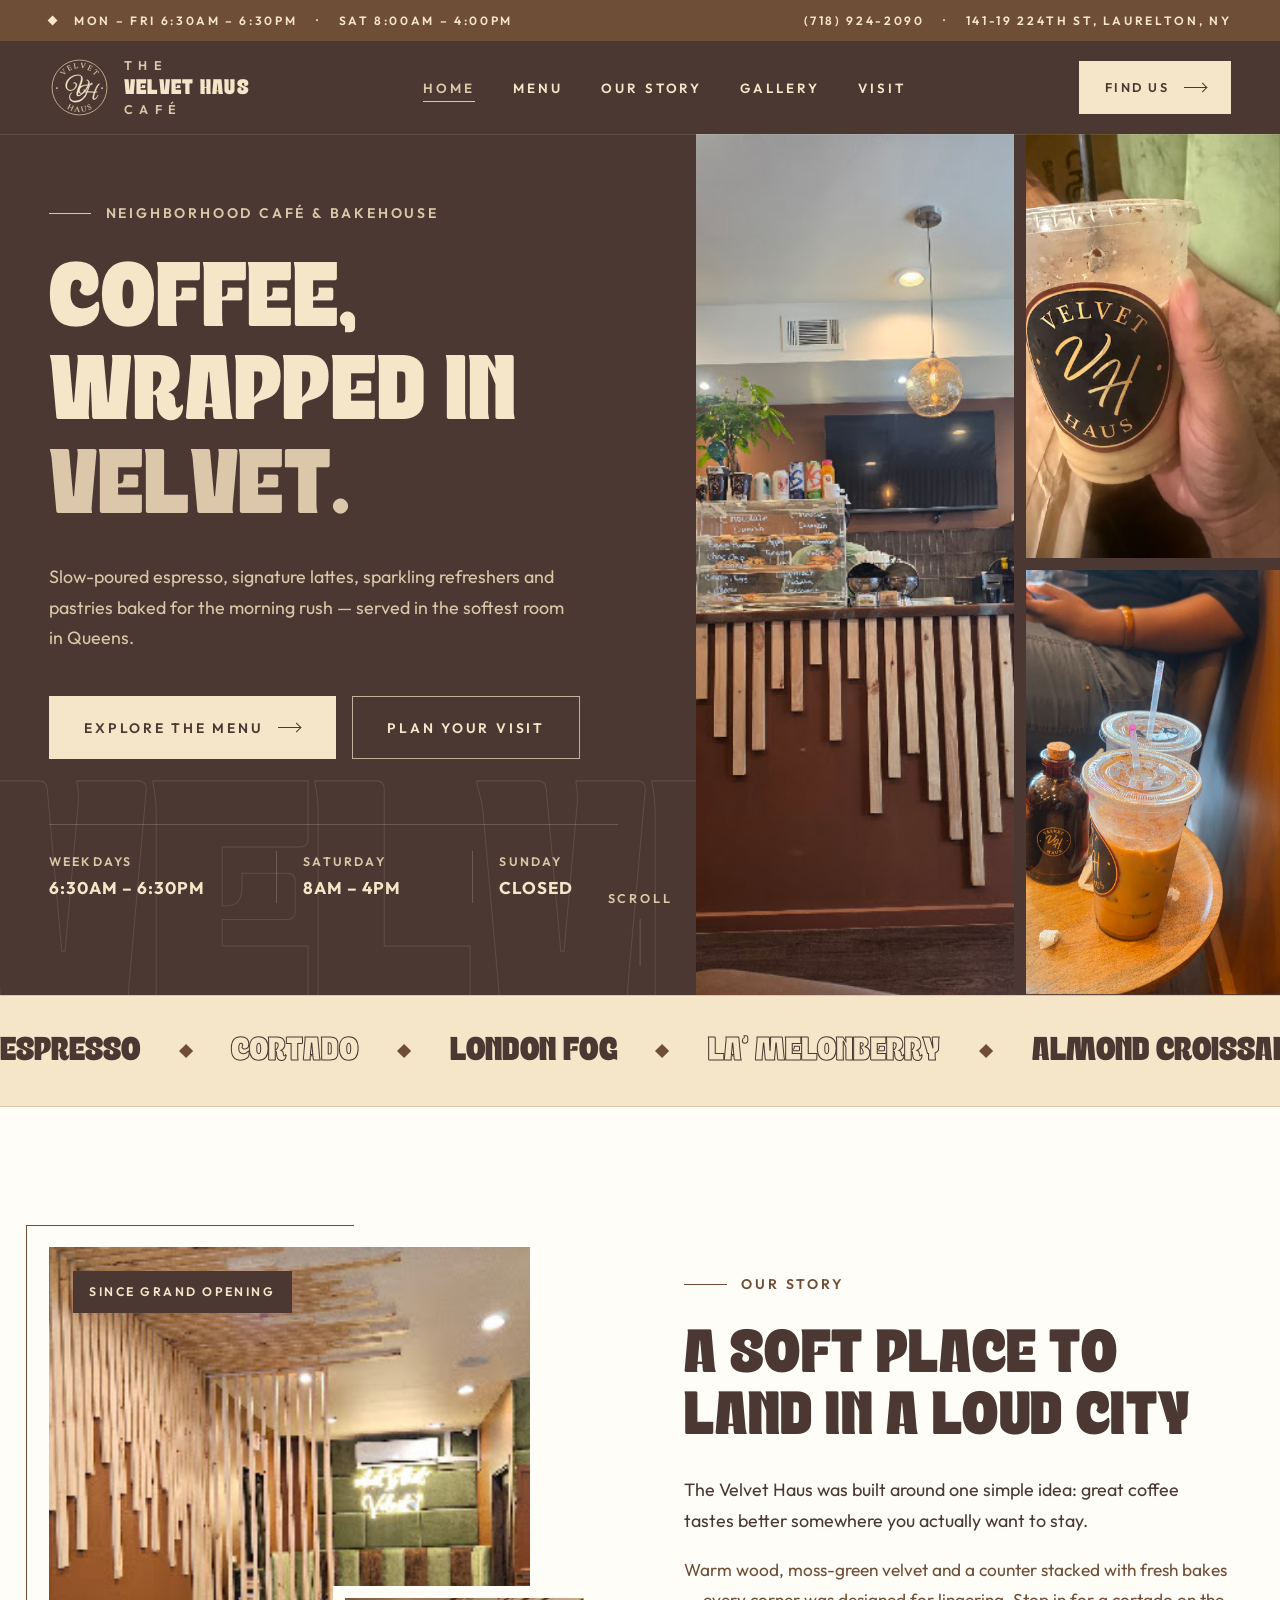
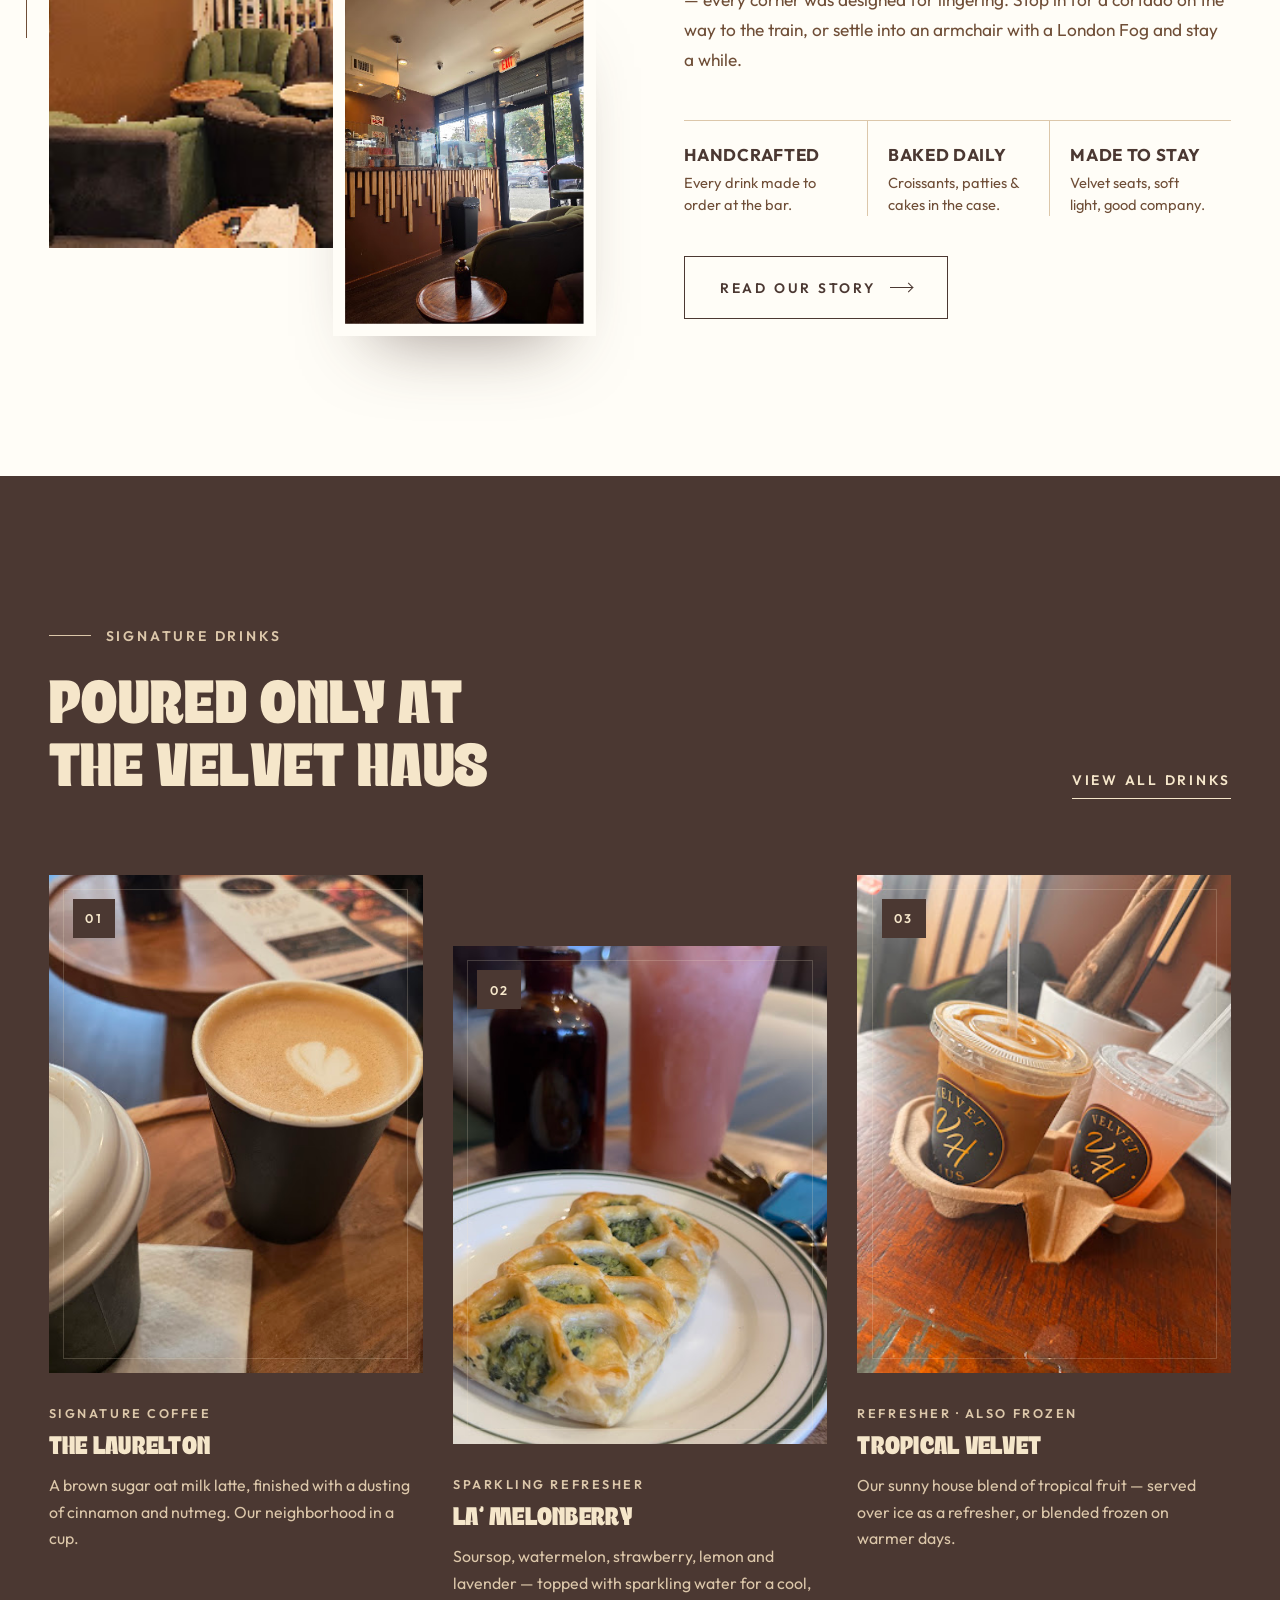
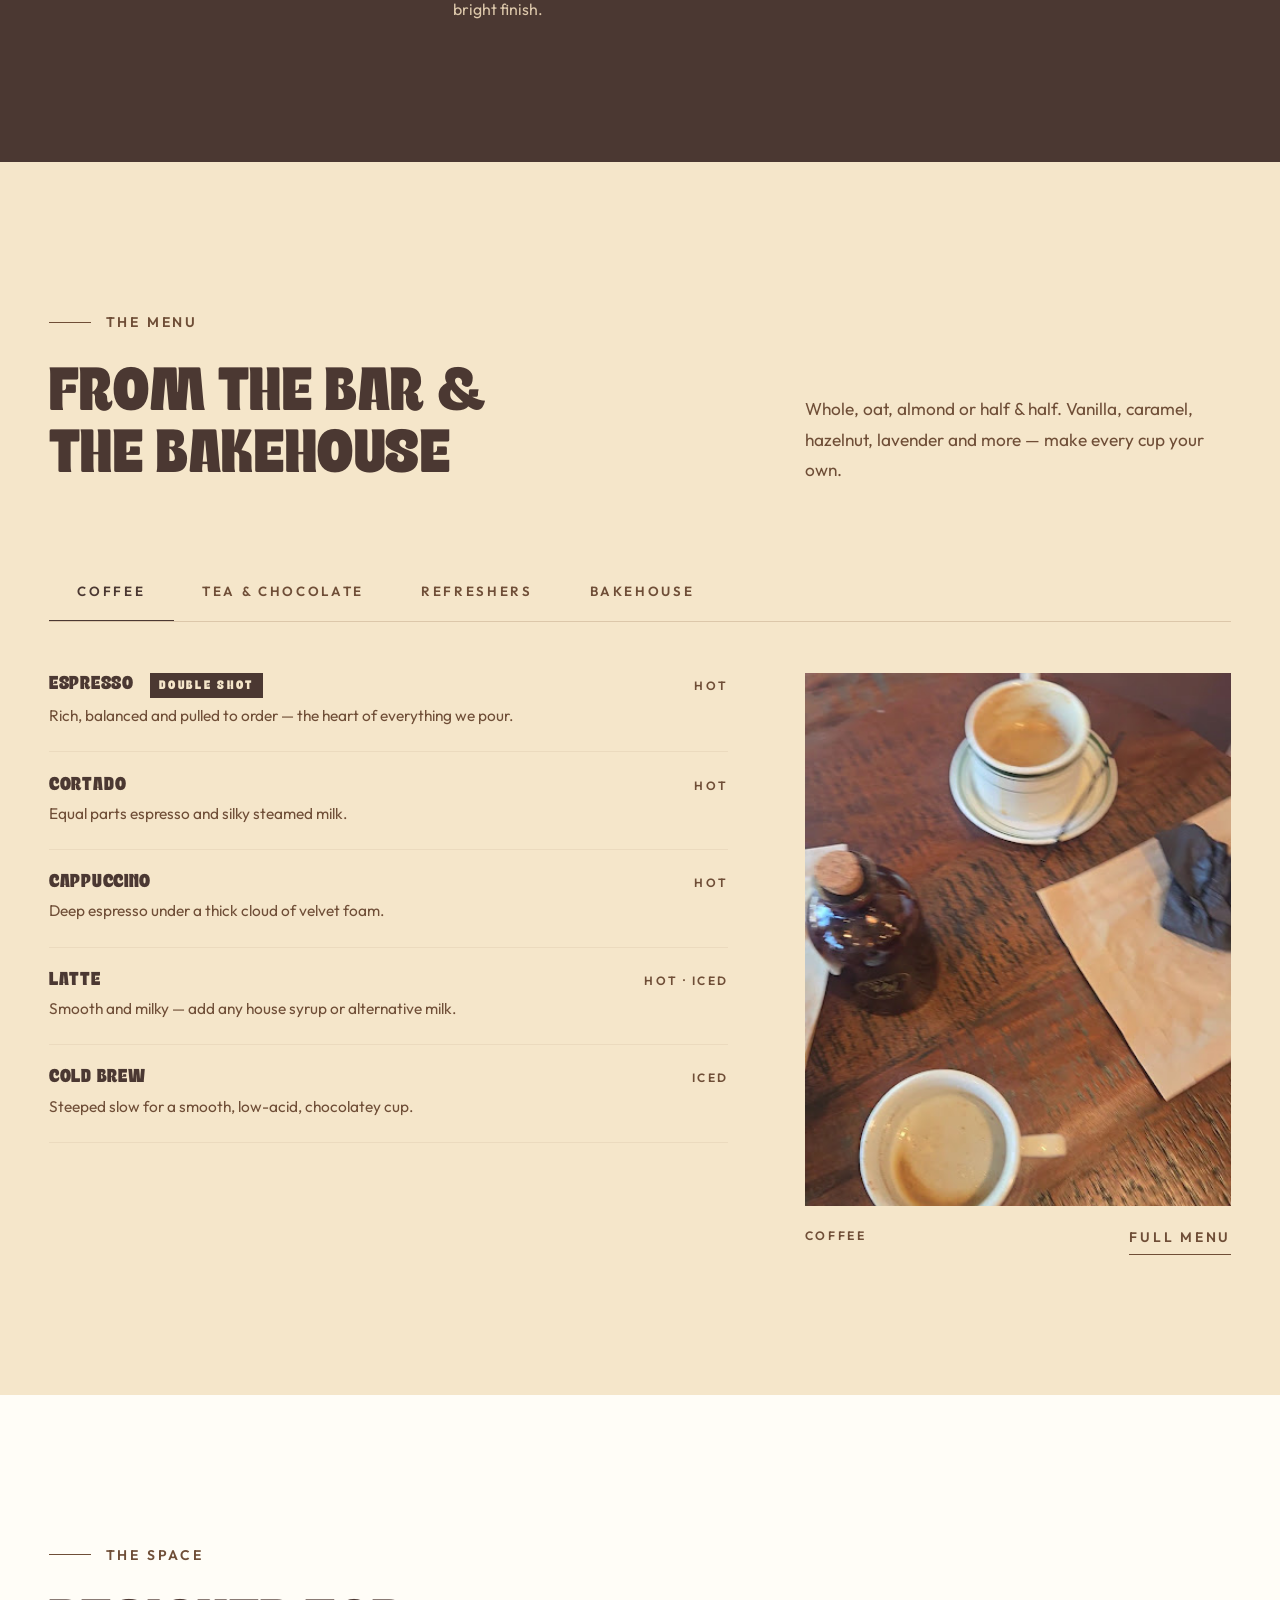
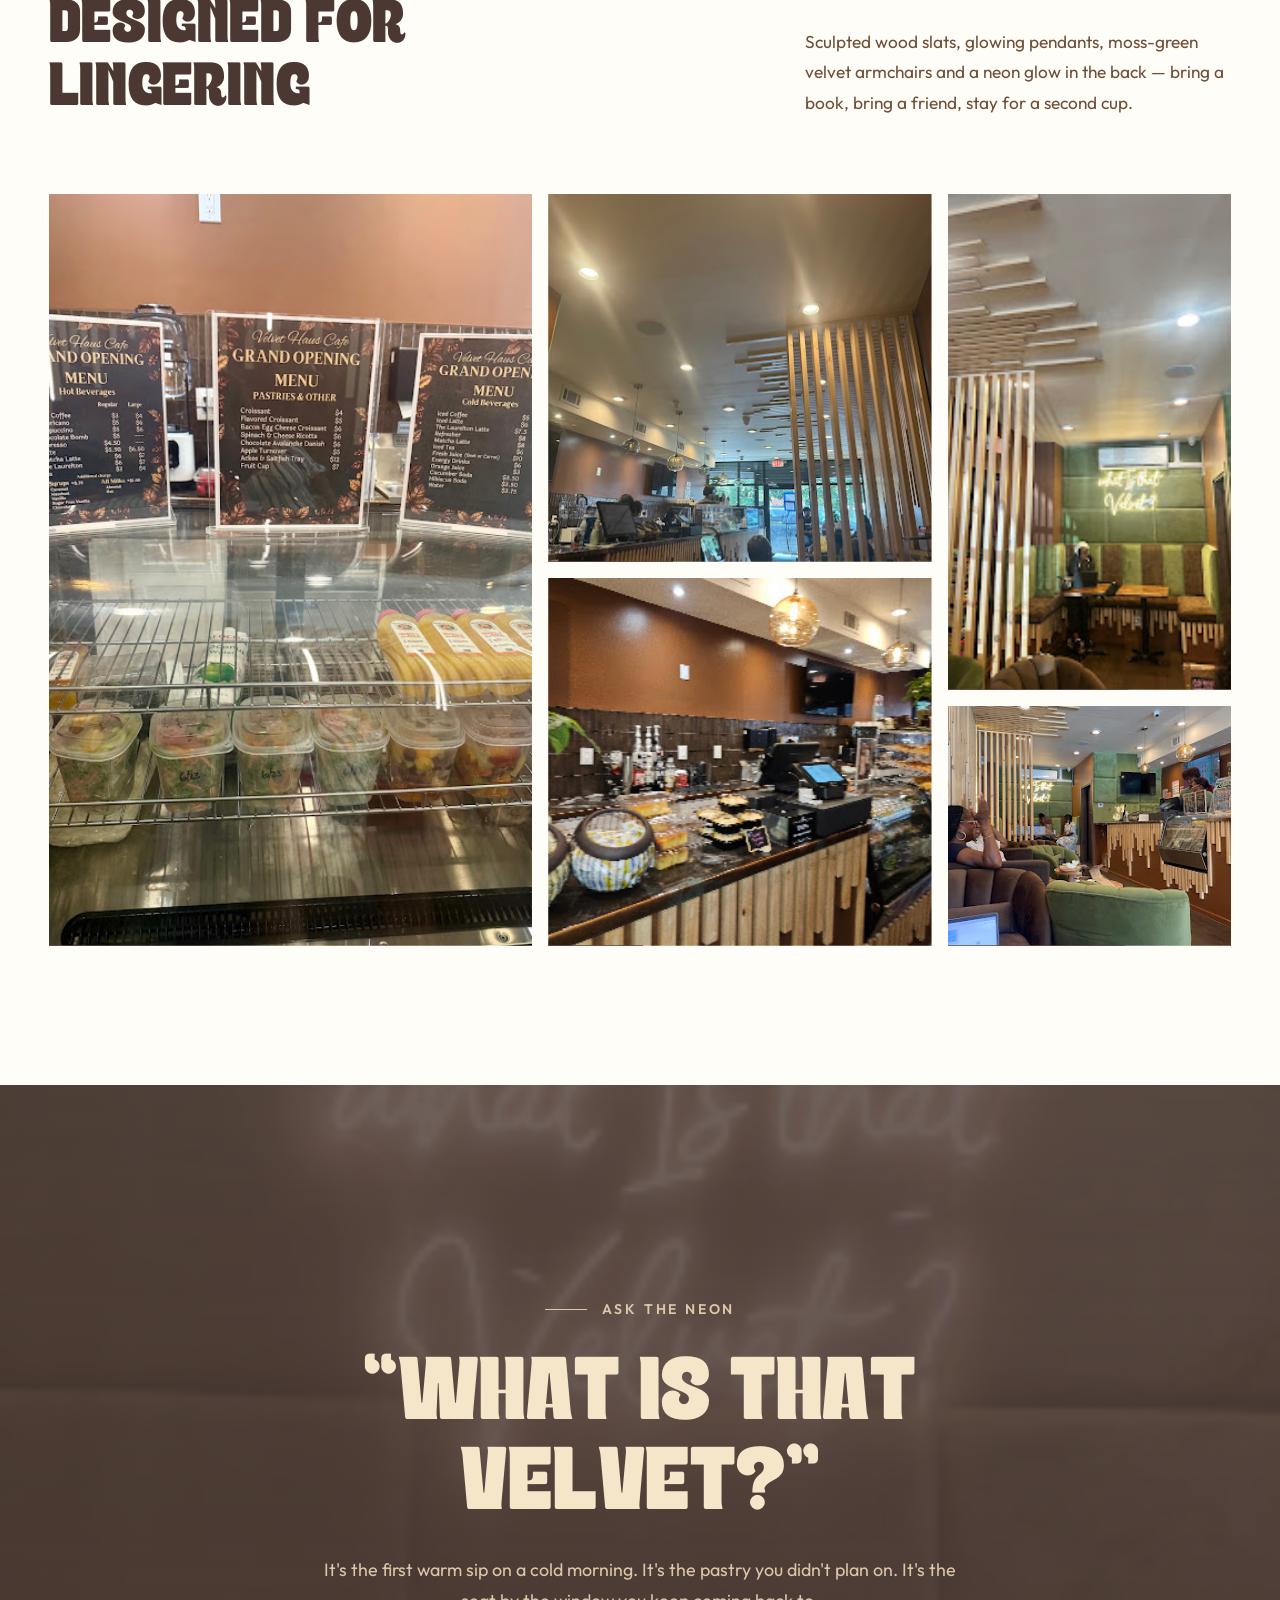
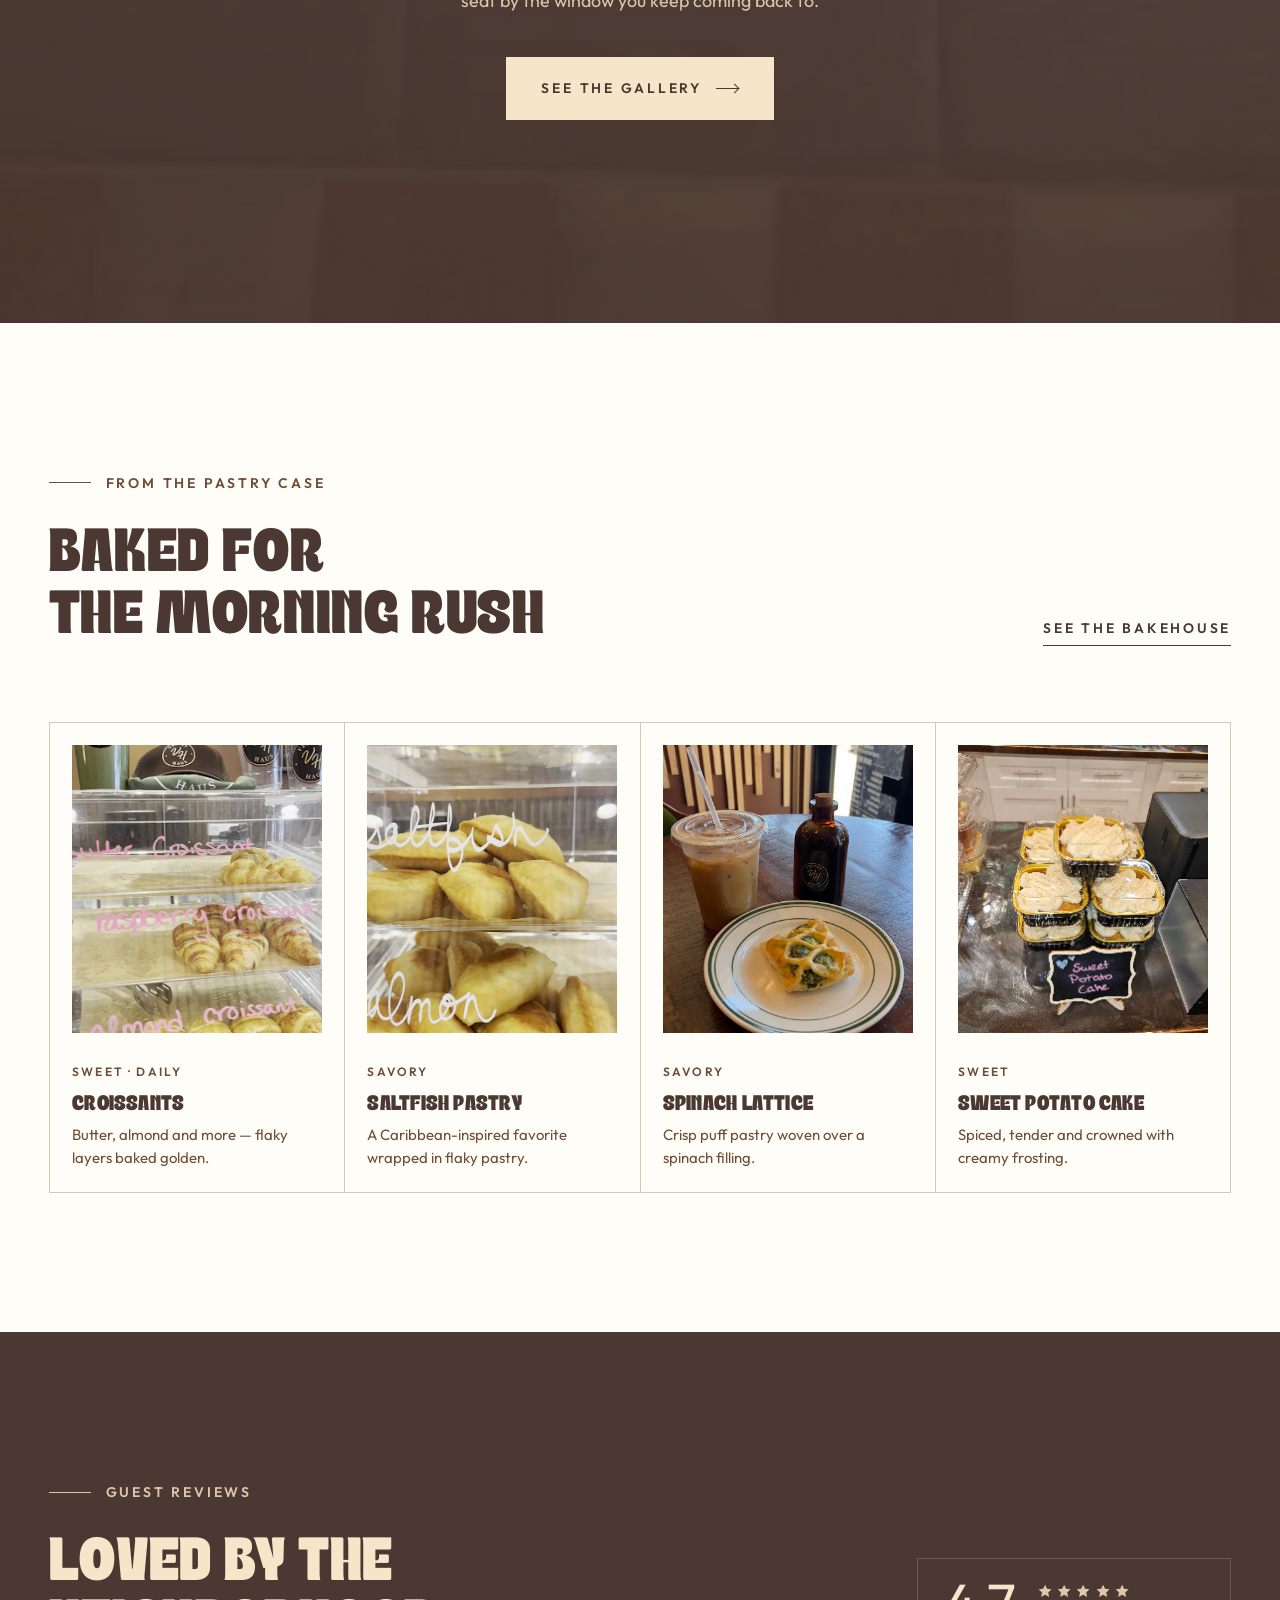
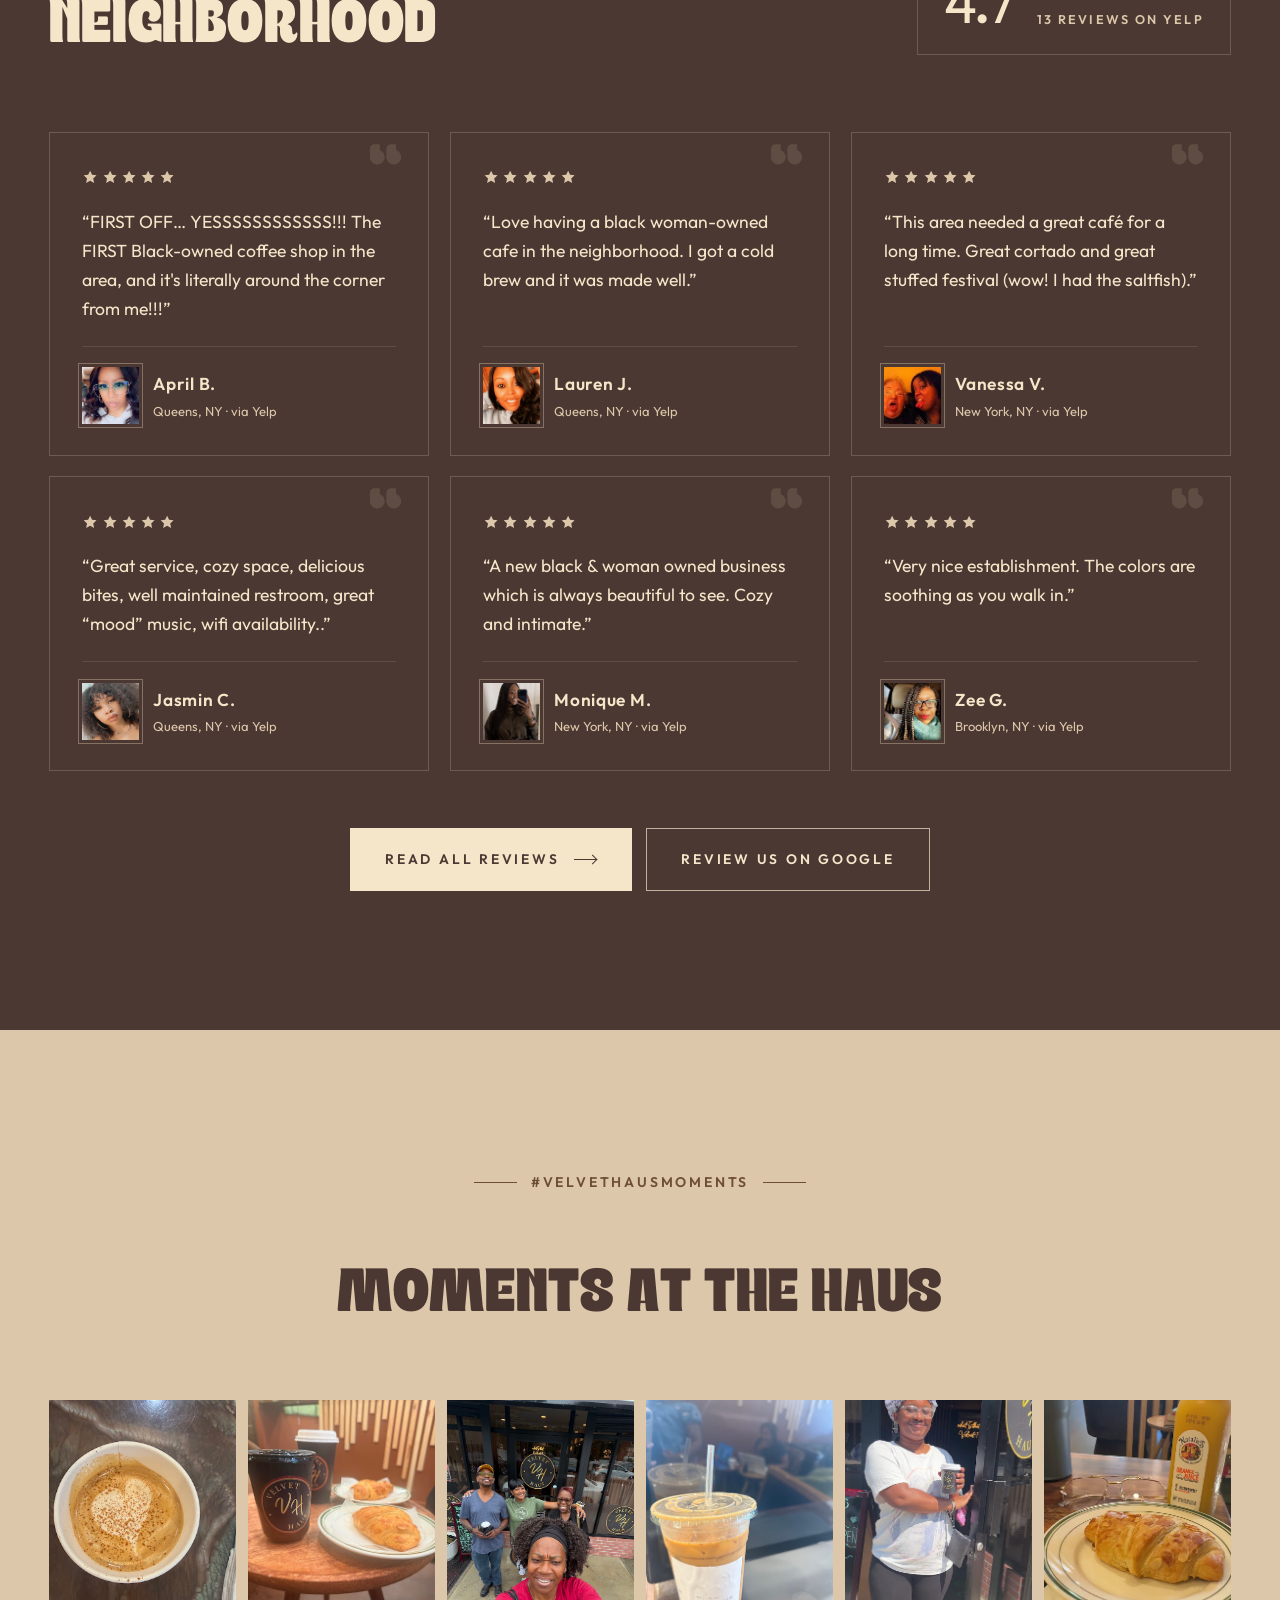
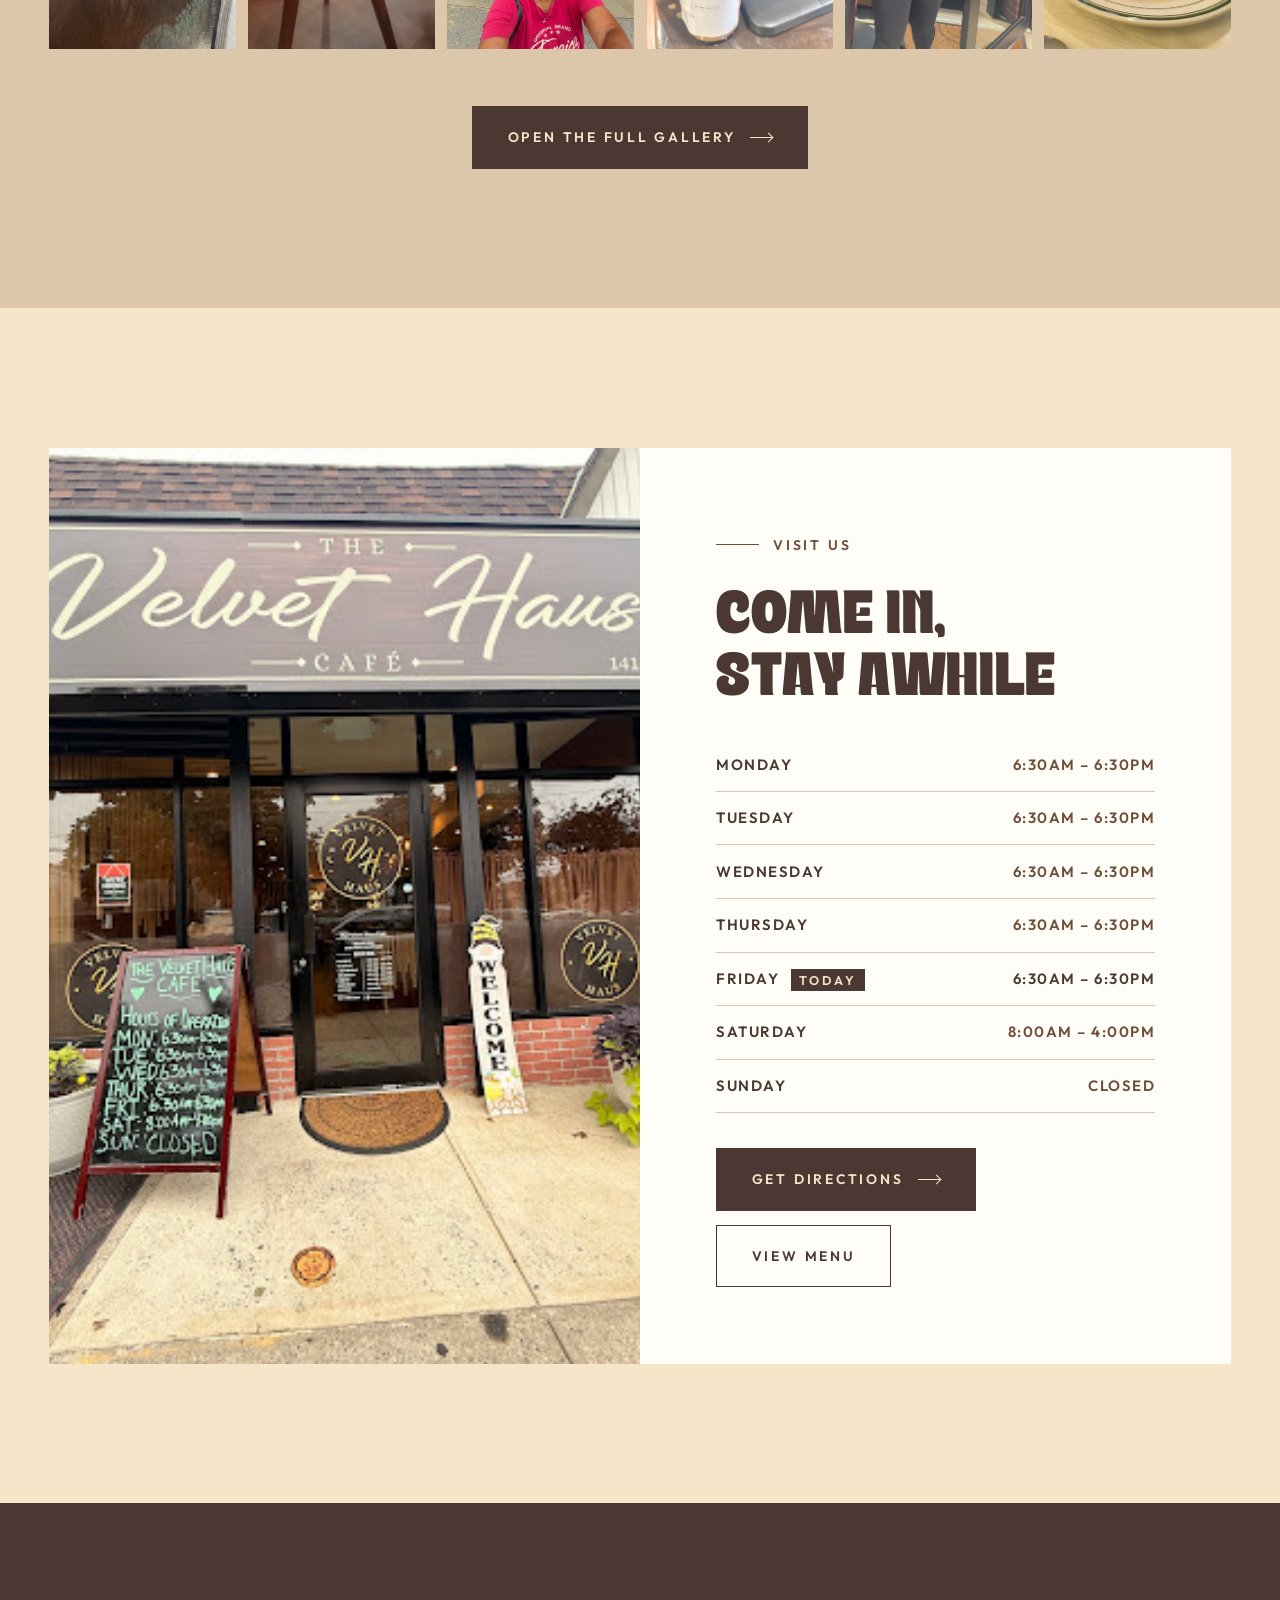
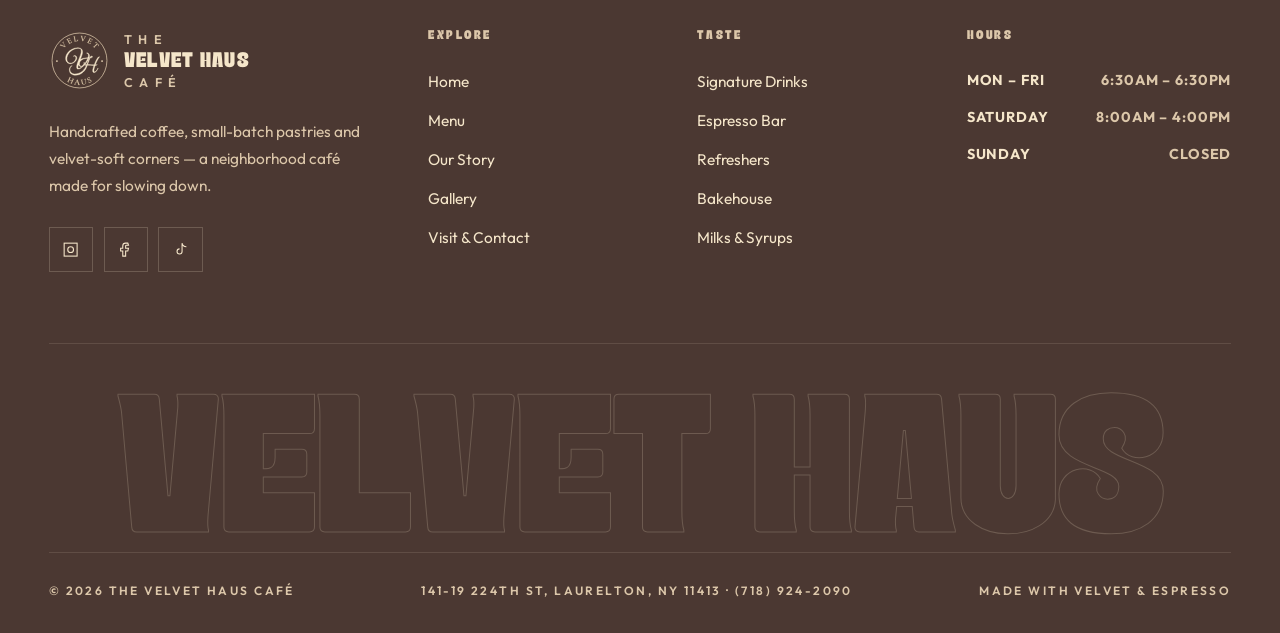
<file: index.html>
<!DOCTYPE html>
<html lang="en">
<head>
  <meta charset="UTF-8">
  <meta name="viewport" content="width=device-width, initial-scale=1.0">
  <title>The Velvet Haus Café — Handcrafted Coffee & Bakehouse in Laurelton, Queens</title>
  <meta name="description" content="The Velvet Haus Café is a neighborhood coffee house in Laurelton, Queens serving handcrafted espresso, signature lattes, sparkling refreshers and small-batch pastries.">
  <meta name="theme-color" content="#4B3832">
  <meta property="og:title" content="The Velvet Haus Café — Handcrafted Coffee & Bakehouse in Laurelton, Queens">
  <meta property="og:description" content="The Velvet Haus Café is a neighborhood coffee house in Laurelton, Queens serving handcrafted espresso, signature lattes, sparkling refreshers and small-batch pastries.">
  <meta property="og:image" content="assets/images/unnamed%20%2859%29.jpg">
  <link rel="icon" href="assets/logo.svg" type="image/svg+xml">
  <link rel="preconnect" href="https://fonts.googleapis.com">
  <link rel="preconnect" href="https://fonts.gstatic.com" crossorigin>
  <link href="https://fonts.googleapis.com/css2?family=Outfit:wght@400;500;600;700&display=swap" rel="stylesheet">
  <link rel="stylesheet" href="css/style.css">
</head>
<body>

<header class="site-header">
  <div class="topbar">
    <div class="container">
      <div class="t-items"><span class="diamond"></span><span>Mon – Fri 6:30AM – 6:30PM</span><span class="t-hide">·</span><span class="t-hide">Sat 8:00AM – 4:00PM</span></div>
      <div class="t-items t-hide"><a href="tel:+17189242090">(718) 924-2090</a><span>·</span><span>141-19 224th St, Laurelton, NY</span></div>
    </div>
  </div>
  <nav class="navbar" aria-label="Main">
    <div class="container">
      <a href="index.html" class="logo" aria-label="The Velvet Haus Café home">
        <span class="logo-mark"><img src="assets/logo.svg" alt="" width="60" height="60"></span>
        <span class="logo-text"><small>THE</small><strong>VELVET HAUS</strong><small>CAFÉ</small></span>
      </a>
      <ul class="nav-links">
        <li><a href="index.html" class="active" aria-current="page">Home</a></li>
        <li><a href="menu.html">Menu</a></li>
        <li><a href="about.html">Our Story</a></li>
        <li><a href="gallery.html">Gallery</a></li>
        <li><a href="visit.html">Visit</a></li>
      </ul>
      <a href="visit.html" class="btn btn--light nav-cta">Find Us <span class="arrow"></span></a>
      <button class="menu-toggle" aria-label="Open menu" aria-expanded="false"><span></span><span></span><span></span></button>
    </div>
  </nav>
</header>

<div class="mobile-nav" aria-label="Mobile">
  <a class="m-link" href="index.html"><small>01</small>Home</a>
  <a class="m-link" href="menu.html"><small>02</small>Menu</a>
  <a class="m-link" href="about.html"><small>03</small>Our Story</a>
  <a class="m-link" href="gallery.html"><small>04</small>Gallery</a>
  <a class="m-link" href="visit.html"><small>05</small>Visit</a>
  <div class="m-foot">Mon – Fri 6:30AM – 6:30PM<br>Sat 8:00AM – 4:00PM · Sun Closed<br>141-19 224th St, Laurelton, NY 11413<br><a href="tel:+17189242090">(718) 924-2090</a></div>
</div>

<main>
<!-- ================= HERO ================= -->
<section class="hero">
  <div class="hero-bg-word" aria-hidden="true">Velvet</div>
  <div class="container">
    <div class="hero-grid">
      <div class="hero-copy">
        <span class="eyebrow">Neighborhood Café &amp; Bakehouse</span>
        <h1>
          <span class="line"><span>Coffee,</span></span>
          <span class="line"><span>Wrapped in</span></span>
          <span class="line"><span class="accent">Velvet.</span></span>
        </h1>
        <p class="lead reveal">Slow-poured espresso, signature lattes, sparkling refreshers and pastries baked for the morning rush — served in the softest room in Queens.</p>
        <div class="hero-actions reveal d1">
          <a href="menu.html" class="btn btn--light">Explore the Menu <span class="arrow"></span></a>
          <a href="visit.html" class="btn btn--outline-light">Plan Your Visit</a>
        </div>
        <div class="hero-meta reveal d2">
          <div><span>Weekdays</span><strong>6:30AM – 6:30PM</strong></div>
          <div><span>Saturday</span><strong>8AM – 4PM</strong></div>
          <div><span>Sunday</span><strong>Closed</strong></div>
        </div>
      </div>

      <div class="hero-collage">
        <figure><img src="assets/images/cafe.jpg" alt="Inside The Velvet Haus Café — pastry counter and wood slat bar"></figure>
        <figure><img src="assets/images/unnamed%20%287%29.jpg" alt="Iced coffee in a Velvet Haus branded cup"></figure>
        <figure><img src="assets/images/unnamed%20%2886%29.jpg" alt="Iced latte with house cold brew bottle"></figure>
      </div>
    </div>
  </div>
  <div class="scroll-cue" aria-hidden="true">Scroll<i></i></div>
</section>

<!-- ================= MARQUEE ================= -->
<div class="marquee" aria-hidden="true">
  <div class="marquee-track">
    <div class="marquee-group">
      <span>Espresso</span><i class="diamond"></i><span class="ghost">Cortado</span><i class="diamond"></i><span>London Fog</span><i class="diamond"></i><span class="ghost">La' Melonberry</span><i class="diamond"></i><span>Almond Croissant</span><i class="diamond"></i><span class="ghost">Cold Brew</span><i class="diamond"></i><span>Tropical Velvet</span><i class="diamond"></i><span class="ghost">Matcha</span><i class="diamond"></i>
    </div>
    <div class="marquee-group">
      <span>Espresso</span><i class="diamond"></i><span class="ghost">Cortado</span><i class="diamond"></i><span>London Fog</span><i class="diamond"></i><span class="ghost">La' Melonberry</span><i class="diamond"></i><span>Almond Croissant</span><i class="diamond"></i><span class="ghost">Cold Brew</span><i class="diamond"></i><span>Tropical Velvet</span><i class="diamond"></i><span class="ghost">Matcha</span><i class="diamond"></i>
    </div>
  </div>
</div>

<!-- ================= STORY ================= -->
<section class="section bg-white">
  <div class="container split">
    <div class="stack-images reveal">
      <span class="frame-line"></span>
      <div class="img-main reveal-img"><img src="assets/images/unnamed%20%2820%29.jpg" alt="Velvet seating and slatted wood walls inside the café" loading="lazy"></div>
      <div class="img-float reveal-img d2"><img src="assets/images/unnamed%20%2812%29.jpg" alt="Velvet armchair by the café windows" loading="lazy"></div>
      <span class="tag">Since Grand Opening</span>
    </div>
    <div class="text-block">
      <span class="eyebrow reveal">Our Story</span>
      <h2 class="reveal">A Soft Place to Land in a Loud City</h2>
      <p class="lead reveal">The Velvet Haus was built around one simple idea: great coffee tastes better somewhere you actually want to stay.</p>
      <p class="muted reveal">Warm wood, moss-green velvet and a counter stacked with fresh bakes — every corner was designed for lingering. Stop in for a cortado on the way to the train, or settle into an armchair with a London Fog and stay a while.</p>
      <div class="features reveal">
        <div><strong>Handcrafted</strong><span>Every drink made to order at the bar.</span></div>
        <div><strong>Baked Daily</strong><span>Croissants, patties &amp; cakes in the case.</span></div>
        <div><strong>Made to Stay</strong><span>Velvet seats, soft light, good company.</span></div>
      </div>
      <a href="about.html" class="btn btn--outline reveal">Read Our Story <span class="arrow"></span></a>
    </div>
  </div>
</section>

<!-- ================= SIGNATURES ================= -->
<section class="section bg-espresso">
  <div class="container">
    <div class="section-head">
      <div>
        <span class="eyebrow reveal">Signature Drinks</span>
        <h2 class="reveal">Poured Only at<br>The Velvet Haus</h2>
      </div>
      <a href="menu.html#signatures" class="link-line reveal">View All Drinks</a>
    </div>
    <div class="sig-grid">
      <article class="sig-card reveal">
        <div class="media"><span class="num">01</span><img src="assets/images/unnamed%20%2888%29.jpg" alt="Latte with heart latte art" loading="lazy"></div>
        <span class="kind">Signature Coffee</span>
        <h3>The Laurelton</h3>
        <p>A brown sugar oat milk latte, finished with a dusting of cinnamon and nutmeg. Our neighborhood in a cup.</p>
      </article>
      <article class="sig-card reveal d1">
        <div class="media"><span class="num">02</span><img src="assets/images/unnamed%20%2840%29.jpg" alt="Pink La' Melonberry refresher beside a spinach pastry" loading="lazy"></div>
        <span class="kind">Sparkling Refresher</span>
        <h3>La' Melonberry</h3>
        <p>Soursop, watermelon, strawberry, lemon and lavender — topped with sparkling water for a cool, bright finish.</p>
      </article>
      <article class="sig-card reveal d2">
        <div class="media"><span class="num">03</span><img src="assets/images/unnamed%20%2874%29.jpg" alt="Two iced drinks in a Velvet Haus carrier" loading="lazy"></div>
        <span class="kind">Refresher · Also Frozen</span>
        <h3>Tropical Velvet</h3>
        <p>Our sunny house blend of tropical fruit — served over ice as a refresher, or blended frozen on warmer days.</p>
      </article>
    </div>
  </div>
</section>

<!-- ================= MENU PREVIEW ================= -->
<section class="section bg-cream" data-tabs>
  <div class="container">
    <div class="section-head">
      <div>
        <span class="eyebrow reveal">The Menu</span>
        <h2 class="reveal">From the Bar &amp;<br>the Bakehouse</h2>
      </div>
      <p class="muted reveal">Whole, oat, almond or half &amp; half. Vanilla, caramel, hazelnut, lavender and more — make every cup your own.</p>
    </div>

    <div class="tabs reveal" role="tablist">
      <button class="tab-btn active" role="tab" aria-selected="true">Coffee</button>
      <button class="tab-btn" role="tab" aria-selected="false">Tea &amp; Chocolate</button>
      <button class="tab-btn" role="tab" aria-selected="false">Refreshers</button>
      <button class="tab-btn" role="tab" aria-selected="false">Bakehouse</button>
    </div>

    <div class="menu-preview">
      <div>
        <div class="tab-panel active">
          <ul class="menu-list">
            <li><h4>Espresso <span class="tag-sm">Double Shot</span></h4><span class="opt">Hot</span><p>Rich, balanced and pulled to order — the heart of everything we pour.</p></li>
            <li><h4>Cortado</h4><span class="opt">Hot</span><p>Equal parts espresso and silky steamed milk.</p></li>
            <li><h4>Cappuccino</h4><span class="opt">Hot</span><p>Deep espresso under a thick cloud of velvet foam.</p></li>
            <li><h4>Latte</h4><span class="opt">Hot · Iced</span><p>Smooth and milky — add any house syrup or alternative milk.</p></li>
            <li><h4>Cold Brew</h4><span class="opt">Iced</span><p>Steeped slow for a smooth, low-acid, chocolatey cup.</p></li>
          </ul>
        </div>
        <div class="tab-panel">
          <ul class="menu-list">
            <li><h4>Matcha</h4><span class="opt">Hot · Iced</span><p>Stone-ground green tea whisked with your choice of milk.</p></li>
            <li><h4>Chai</h4><span class="opt">Hot · Iced</span><p>Warming spiced black tea, steamed until creamy.</p></li>
            <li><h4>London Fog</h4><span class="opt">Hot</span><p>Earl Grey, vanilla and steamed milk — a café classic.</p></li>
            <li><h4>Hot Brew Tea</h4><span class="opt">Hot</span><p>A simple, comforting pot of brewed tea.</p></li>
            <li><h4>Hot Chocolate</h4><span class="opt">Hot</span><p>Rich, velvety cocoa. Also served as cold chocolate milk.</p></li>
          </ul>
        </div>
        <div class="tab-panel">
          <ul class="menu-list">
            <li><h4>La' Melonberry <span class="tag-sm">Signature</span></h4><span class="opt">Sparkling</span><p>Soursop, watermelon, strawberry, lemon &amp; lavender with sparkling water.</p></li>
            <li><h4>Tropical Velvet</h4><span class="opt">Iced · Frozen</span><p>Bright tropical fruit — iced, or blended frozen.</p></li>
            <li><h4>Mint to Be</h4><span class="opt">Iced</span><p>A cool, garden-fresh mint refresher.</p></li>
            <li><h4>Lemonade</h4><span class="opt">Iced</span><p>Fresh, tart and made for sunny afternoons.</p></li>
            <li><h4>Parfait in a Cup</h4><span class="opt">Frozen</span><p>A frozen treat layered like your favorite parfait.</p></li>
          </ul>
        </div>
        <div class="tab-panel">
          <ul class="menu-list">
            <li><h4>Butter Croissant</h4><span class="opt">Daily</span><p>Flaky, golden and buttery — best with a cortado.</p></li>
            <li><h4>Almond Croissant</h4><span class="opt">Daily</span><p>Filled and crowned with toasted almonds.</p></li>
            <li><h4>Saltfish Pastry</h4><span class="opt">Savory</span><p>Seasoned saltfish wrapped in golden pastry.</p></li>
            <li><h4>Spinach Lattice Pastry</h4><span class="opt">Savory</span><p>Spinach folded into a crisp, latticed puff pastry.</p></li>
            <li><h4>Sweet Potato Cake</h4><span class="opt">Sweet</span><p>Moist, spiced and topped with a creamy frosting.</p></li>
          </ul>
        </div>
      </div>
      <div class="preview-media reveal">
        <div class="frame">
          <img class="active" src="assets/images/unnamed%20-%202026-09-24T045318.788.jpg" alt="Espresso and cappuccino on a wooden café table" loading="lazy">
          <img src="assets/images/unnamed%20%2832%29.jpg" alt="Iced mocha in a Velvet Haus cup" loading="lazy">
          <img src="assets/images/unnamed%20%2877%29.jpg" alt="Mint to Be refresher beside a cold brew bottle" loading="lazy">
          <img src="assets/images/unnamed%20%2898%29.jpg" alt="Pastry case with cinnamon rolls and breakfast croissants" loading="lazy">
        </div>
        <div class="caption"><span>Coffee</span><a href="menu.html" class="link-line">Full Menu</a></div>
      </div>
    </div>
  </div>
</section>

<!-- ================= THE SPACE ================= -->
<section class="section bg-white">
  <div class="container">
    <div class="section-head">
      <div>
        <span class="eyebrow reveal">The Space</span>
        <h2 class="reveal">Designed for<br>Lingering</h2>
      </div>
      <p class="muted reveal">Sculpted wood slats, glowing pendants, moss-green velvet armchairs and a neon glow in the back — bring a book, bring a friend, stay for a second cup.</p>
    </div>
    <div class="mosaic">
      <figure class="m-a reveal-img"><img src="assets/images/unnamed%20%2816%29.jpg" alt="Grand opening pastry case with menus" loading="lazy"><figcaption>The Pastry Case</figcaption></figure>
      <figure class="m-b reveal-img d1"><img src="assets/images/unnamed%20%2872%29.jpg" alt="Lounge seating beneath the wood slat ceiling" loading="lazy"><figcaption>The Lounge</figcaption></figure>
      <figure class="m-c reveal-img d2"><img src="assets/images/unnamed%20-%202026-09-24T045319.054.jpg" alt="Green velvet booth with neon sign" loading="lazy"><figcaption>The Velvet Booth</figcaption></figure>
      <figure class="m-d reveal-img d2"><img src="assets/images/unnamed%20%282%29.jpg" alt="Full service counter with pastries and coffee bar" loading="lazy"><figcaption>The Bar</figcaption></figure>
      <figure class="m-e reveal-img d3"><img src="assets/images/unnamed%20%2880%29.jpg" alt="Guests relaxing in velvet armchairs" loading="lazy"><figcaption>Armchair Corner</figcaption></figure>
    </div>
  </div>
</section>

<!-- ================= QUOTE BAND ================= -->
<section class="quote-band">
  <div class="bg" data-parallax style="background-image:url('assets/images/unnamed%20-%202026-09-24T045319.055.jpg')"></div>
  <div class="container">
    <span class="eyebrow reveal">Ask the Neon</span>
    <h2 class="reveal">“What Is That<br>Velvet?”</h2>
    <p class="lead reveal">It's the first warm sip on a cold morning. It's the pastry you didn't plan on. It's the seat by the window you keep coming back to.</p>
    <a href="gallery.html" class="btn btn--light reveal">See the Gallery <span class="arrow"></span></a>
  </div>
</section>

<!-- ================= BAKEHOUSE ================= -->
<section class="section bg-white">
  <div class="container">
    <div class="section-head">
      <div>
        <span class="eyebrow reveal">From the Pastry Case</span>
        <h2 class="reveal">Baked for<br>the Morning Rush</h2>
      </div>
      <a href="menu.html#bakehouse" class="link-line reveal">See the Bakehouse</a>
    </div>
    <div class="bake-grid">
      <article class="bake-item reveal">
        <div class="media"><img src="assets/images/unnamed%20%2818%29.jpg" alt="Butter, raspberry and almond croissants in the pastry case" loading="lazy"></div>
        <span>Sweet · Daily</span><h3>Croissants</h3><p>Butter, almond and more — flaky layers baked golden.</p>
      </article>
      <article class="bake-item reveal d1">
        <div class="media"><img src="assets/images/unnamed%20%281%29.jpg" alt="Saltfish and almond pastries labelled in the case" loading="lazy"></div>
        <span>Savory</span><h3>Saltfish Pastry</h3><p>A Caribbean-inspired favorite wrapped in flaky pastry.</p>
      </article>
      <article class="bake-item reveal d2">
        <div class="media"><img src="assets/images/unnamed%20-%202026-09-24T045318.607.jpg" alt="Spinach lattice pastry on a green-rimmed plate" loading="lazy"></div>
        <span>Savory</span><h3>Spinach Lattice</h3><p>Crisp puff pastry woven over a spinach filling.</p>
      </article>
      <article class="bake-item reveal d3">
        <div class="media"><img src="assets/images/unnamed.jpg" alt="Sweet potato cakes with frosting on the counter" loading="lazy"></div>
        <span>Sweet</span><h3>Sweet Potato Cake</h3><p>Spiced, tender and crowned with creamy frosting.</p>
      </article>
    </div>
  </div>
</section>

<!-- ================= REVIEWS ================= -->
<section class="section bg-espresso reviews">
  <div class="container">
    <div class="section-head">
      <div>
        <span class="eyebrow reveal">Guest Reviews</span>
        <h2 class="reveal">Loved by the<br>Neighborhood</h2>
      </div>
      <div class="rating-badge reveal">
        <strong>4.7</strong>
        <div><div class="stars" aria-label="4.7 out of 5 stars"><svg viewBox="0 0 24 24"><path d="M12 2.5l2.9 6.1 6.6.8-4.9 4.6 1.3 6.6L12 17.3l-5.9 3.3 1.3-6.6-4.9-4.6 6.6-.8z"/></svg><svg viewBox="0 0 24 24"><path d="M12 2.5l2.9 6.1 6.6.8-4.9 4.6 1.3 6.6L12 17.3l-5.9 3.3 1.3-6.6-4.9-4.6 6.6-.8z"/></svg><svg viewBox="0 0 24 24"><path d="M12 2.5l2.9 6.1 6.6.8-4.9 4.6 1.3 6.6L12 17.3l-5.9 3.3 1.3-6.6-4.9-4.6 6.6-.8z"/></svg><svg viewBox="0 0 24 24"><path d="M12 2.5l2.9 6.1 6.6.8-4.9 4.6 1.3 6.6L12 17.3l-5.9 3.3 1.3-6.6-4.9-4.6 6.6-.8z"/></svg><svg viewBox="0 0 24 24"><path d="M12 2.5l2.9 6.1 6.6.8-4.9 4.6 1.3 6.6L12 17.3l-5.9 3.3 1.3-6.6-4.9-4.6 6.6-.8z"/></svg></div><span>13 reviews on Yelp</span></div>
      </div>
    </div>
    <div class="review-grid">
      <figure class="review-card reveal">
        <div class="r-body">
        <div class="stars" aria-label="5 out of 5 stars"><svg viewBox="0 0 24 24"><path d="M12 2.5l2.9 6.1 6.6.8-4.9 4.6 1.3 6.6L12 17.3l-5.9 3.3 1.3-6.6-4.9-4.6 6.6-.8z"/></svg><svg viewBox="0 0 24 24"><path d="M12 2.5l2.9 6.1 6.6.8-4.9 4.6 1.3 6.6L12 17.3l-5.9 3.3 1.3-6.6-4.9-4.6 6.6-.8z"/></svg><svg viewBox="0 0 24 24"><path d="M12 2.5l2.9 6.1 6.6.8-4.9 4.6 1.3 6.6L12 17.3l-5.9 3.3 1.3-6.6-4.9-4.6 6.6-.8z"/></svg><svg viewBox="0 0 24 24"><path d="M12 2.5l2.9 6.1 6.6.8-4.9 4.6 1.3 6.6L12 17.3l-5.9 3.3 1.3-6.6-4.9-4.6 6.6-.8z"/></svg><svg viewBox="0 0 24 24"><path d="M12 2.5l2.9 6.1 6.6.8-4.9 4.6 1.3 6.6L12 17.3l-5.9 3.3 1.3-6.6-4.9-4.6 6.6-.8z"/></svg></div>
        <blockquote>“FIRST OFF… YESSSSSSSSSSSS!!! The FIRST Black-owned coffee shop in the area, and it's literally around the corner from me!!!”</blockquote>
        <figcaption><span class="r-avatar"><img src="assets/reviews/april-b.jpg" alt="April B. profile photo on Yelp" loading="lazy" width="56" height="56"></span><span><strong>April B.</strong><small>Queens, NY · via Yelp</small></span></figcaption>
        </div>
      </figure>
      <figure class="review-card reveal d1">
        <div class="r-body">
        <div class="stars" aria-label="5 out of 5 stars"><svg viewBox="0 0 24 24"><path d="M12 2.5l2.9 6.1 6.6.8-4.9 4.6 1.3 6.6L12 17.3l-5.9 3.3 1.3-6.6-4.9-4.6 6.6-.8z"/></svg><svg viewBox="0 0 24 24"><path d="M12 2.5l2.9 6.1 6.6.8-4.9 4.6 1.3 6.6L12 17.3l-5.9 3.3 1.3-6.6-4.9-4.6 6.6-.8z"/></svg><svg viewBox="0 0 24 24"><path d="M12 2.5l2.9 6.1 6.6.8-4.9 4.6 1.3 6.6L12 17.3l-5.9 3.3 1.3-6.6-4.9-4.6 6.6-.8z"/></svg><svg viewBox="0 0 24 24"><path d="M12 2.5l2.9 6.1 6.6.8-4.9 4.6 1.3 6.6L12 17.3l-5.9 3.3 1.3-6.6-4.9-4.6 6.6-.8z"/></svg><svg viewBox="0 0 24 24"><path d="M12 2.5l2.9 6.1 6.6.8-4.9 4.6 1.3 6.6L12 17.3l-5.9 3.3 1.3-6.6-4.9-4.6 6.6-.8z"/></svg></div>
        <blockquote>“Love having a black woman-owned cafe in the neighborhood. I got a cold brew and it was made well.”</blockquote>
        <figcaption><span class="r-avatar"><img src="assets/reviews/lauren-j.jpg" alt="Lauren J. profile photo on Yelp" loading="lazy" width="56" height="56"></span><span><strong>Lauren J.</strong><small>Queens, NY · via Yelp</small></span></figcaption>
        </div>
      </figure>
      <figure class="review-card reveal d2">
        <div class="r-body">
        <div class="stars" aria-label="5 out of 5 stars"><svg viewBox="0 0 24 24"><path d="M12 2.5l2.9 6.1 6.6.8-4.9 4.6 1.3 6.6L12 17.3l-5.9 3.3 1.3-6.6-4.9-4.6 6.6-.8z"/></svg><svg viewBox="0 0 24 24"><path d="M12 2.5l2.9 6.1 6.6.8-4.9 4.6 1.3 6.6L12 17.3l-5.9 3.3 1.3-6.6-4.9-4.6 6.6-.8z"/></svg><svg viewBox="0 0 24 24"><path d="M12 2.5l2.9 6.1 6.6.8-4.9 4.6 1.3 6.6L12 17.3l-5.9 3.3 1.3-6.6-4.9-4.6 6.6-.8z"/></svg><svg viewBox="0 0 24 24"><path d="M12 2.5l2.9 6.1 6.6.8-4.9 4.6 1.3 6.6L12 17.3l-5.9 3.3 1.3-6.6-4.9-4.6 6.6-.8z"/></svg><svg viewBox="0 0 24 24"><path d="M12 2.5l2.9 6.1 6.6.8-4.9 4.6 1.3 6.6L12 17.3l-5.9 3.3 1.3-6.6-4.9-4.6 6.6-.8z"/></svg></div>
        <blockquote>“This area needed a great café for a long time. Great cortado and great stuffed festival (wow! I had the saltfish).”</blockquote>
        <figcaption><span class="r-avatar"><img src="assets/reviews/vanessa-v.jpg" alt="Vanessa V. profile photo on Yelp" loading="lazy" width="56" height="56"></span><span><strong>Vanessa V.</strong><small>New York, NY · via Yelp</small></span></figcaption>
        </div>
      </figure>
      <figure class="review-card reveal">
        <div class="r-body">
        <div class="stars" aria-label="5 out of 5 stars"><svg viewBox="0 0 24 24"><path d="M12 2.5l2.9 6.1 6.6.8-4.9 4.6 1.3 6.6L12 17.3l-5.9 3.3 1.3-6.6-4.9-4.6 6.6-.8z"/></svg><svg viewBox="0 0 24 24"><path d="M12 2.5l2.9 6.1 6.6.8-4.9 4.6 1.3 6.6L12 17.3l-5.9 3.3 1.3-6.6-4.9-4.6 6.6-.8z"/></svg><svg viewBox="0 0 24 24"><path d="M12 2.5l2.9 6.1 6.6.8-4.9 4.6 1.3 6.6L12 17.3l-5.9 3.3 1.3-6.6-4.9-4.6 6.6-.8z"/></svg><svg viewBox="0 0 24 24"><path d="M12 2.5l2.9 6.1 6.6.8-4.9 4.6 1.3 6.6L12 17.3l-5.9 3.3 1.3-6.6-4.9-4.6 6.6-.8z"/></svg><svg viewBox="0 0 24 24"><path d="M12 2.5l2.9 6.1 6.6.8-4.9 4.6 1.3 6.6L12 17.3l-5.9 3.3 1.3-6.6-4.9-4.6 6.6-.8z"/></svg></div>
        <blockquote>“Great service, cozy space, delicious bites, well maintained restroom, great “mood” music, wifi availability..”</blockquote>
        <figcaption><span class="r-avatar"><img src="assets/reviews/jasmin-c.jpg" alt="Jasmin C. profile photo on Yelp" loading="lazy" width="56" height="56"></span><span><strong>Jasmin C.</strong><small>Queens, NY · via Yelp</small></span></figcaption>
        </div>
      </figure>
      <figure class="review-card reveal d1">
        <div class="r-body">
        <div class="stars" aria-label="5 out of 5 stars"><svg viewBox="0 0 24 24"><path d="M12 2.5l2.9 6.1 6.6.8-4.9 4.6 1.3 6.6L12 17.3l-5.9 3.3 1.3-6.6-4.9-4.6 6.6-.8z"/></svg><svg viewBox="0 0 24 24"><path d="M12 2.5l2.9 6.1 6.6.8-4.9 4.6 1.3 6.6L12 17.3l-5.9 3.3 1.3-6.6-4.9-4.6 6.6-.8z"/></svg><svg viewBox="0 0 24 24"><path d="M12 2.5l2.9 6.1 6.6.8-4.9 4.6 1.3 6.6L12 17.3l-5.9 3.3 1.3-6.6-4.9-4.6 6.6-.8z"/></svg><svg viewBox="0 0 24 24"><path d="M12 2.5l2.9 6.1 6.6.8-4.9 4.6 1.3 6.6L12 17.3l-5.9 3.3 1.3-6.6-4.9-4.6 6.6-.8z"/></svg><svg viewBox="0 0 24 24"><path d="M12 2.5l2.9 6.1 6.6.8-4.9 4.6 1.3 6.6L12 17.3l-5.9 3.3 1.3-6.6-4.9-4.6 6.6-.8z"/></svg></div>
        <blockquote>“A new black &amp; woman owned business which is always beautiful to see. Cozy and intimate.”</blockquote>
        <figcaption><span class="r-avatar"><img src="assets/reviews/monique-m.jpg" alt="Monique M. profile photo on Yelp" loading="lazy" width="56" height="56"></span><span><strong>Monique M.</strong><small>New York, NY · via Yelp</small></span></figcaption>
        </div>
      </figure>
      <figure class="review-card reveal d2">
        <div class="r-body">
        <div class="stars" aria-label="5 out of 5 stars"><svg viewBox="0 0 24 24"><path d="M12 2.5l2.9 6.1 6.6.8-4.9 4.6 1.3 6.6L12 17.3l-5.9 3.3 1.3-6.6-4.9-4.6 6.6-.8z"/></svg><svg viewBox="0 0 24 24"><path d="M12 2.5l2.9 6.1 6.6.8-4.9 4.6 1.3 6.6L12 17.3l-5.9 3.3 1.3-6.6-4.9-4.6 6.6-.8z"/></svg><svg viewBox="0 0 24 24"><path d="M12 2.5l2.9 6.1 6.6.8-4.9 4.6 1.3 6.6L12 17.3l-5.9 3.3 1.3-6.6-4.9-4.6 6.6-.8z"/></svg><svg viewBox="0 0 24 24"><path d="M12 2.5l2.9 6.1 6.6.8-4.9 4.6 1.3 6.6L12 17.3l-5.9 3.3 1.3-6.6-4.9-4.6 6.6-.8z"/></svg><svg viewBox="0 0 24 24"><path d="M12 2.5l2.9 6.1 6.6.8-4.9 4.6 1.3 6.6L12 17.3l-5.9 3.3 1.3-6.6-4.9-4.6 6.6-.8z"/></svg></div>
        <blockquote>“Very nice establishment. The colors are soothing as you walk in.”</blockquote>
        <figcaption><span class="r-avatar"><img src="assets/reviews/zee-g.jpg" alt="Zee G. profile photo on Yelp" loading="lazy" width="56" height="56"></span><span><strong>Zee G.</strong><small>Brooklyn, NY · via Yelp</small></span></figcaption>
        </div>
      </figure>
    </div>
    <div class="btn-row reviews-cta reveal">
      <a href="https://www.yelp.com/biz/velvet-haus-laurelton" target="_blank" rel="noopener" class="btn btn--light">Read All Reviews <span class="arrow"></span></a>
      <a href="https://www.google.com/maps/place/The+Velvet+Haus+Cafe/@40.6691639,-73.7512615,17z/data=!3m1!4b1!4m6!3m5!1s0x89c2670077fae603:0x1427a94fb066499b!8m2!3d40.6691639!4d-73.7512615!16s%2Fg%2F11z911cjzd" target="_blank" rel="noopener" class="btn btn--outline-light">Review Us on Google</a>
    </div>
  </div>
</section>

<!-- ================= MOMENTS STRIP ================= -->
<section class="section bg-beige">
  <div class="container">
    <div class="section-head center">
      <span class="eyebrow reveal">#VelvetHausMoments</span>
      <h2 class="reveal">Moments at the Haus</h2>
    </div>
    <div class="strip">
      <a href="gallery.html" class="reveal"><img src="assets/images/unnamed%20%2896%29.jpg" alt="Latte art from above" loading="lazy"></a>
      <a href="gallery.html" class="reveal d1"><img src="assets/images/unnamed%20%2817%29.jpg" alt="Velvet Haus cup with croissants on a wooden table" loading="lazy"></a>
      <a href="gallery.html" class="reveal d2"><img src="assets/images/unnamed%20%2871%29.jpg" alt="Friends celebrating outside the café" loading="lazy"></a>
      <a href="gallery.html" class="reveal d1"><img src="assets/images/unnamed%20%283%29.jpg" alt="Layered iced latte" loading="lazy"></a>
      <a href="gallery.html" class="reveal d2"><img src="assets/images/unnamed%20%2810%29.jpg" alt="Velvet Haus team member at the front door" loading="lazy"></a>
      <a href="gallery.html" class="reveal d3"><img src="assets/images/unnamed%20%2850%29.jpg" alt="Croissant with fresh orange juice" loading="lazy"></a>
    </div>
    <div style="text-align:center;margin-top:56px" class="reveal">
      <a href="gallery.html" class="btn">Open the Full Gallery <span class="arrow"></span></a>
    </div>
  </div>
</section>

<!-- ================= VISIT ================= -->
<section class="section bg-cream">
  <div class="container">
    <div class="visit-grid reveal">
      <div class="visit-media"><img src="assets/images/unnamed%20%2859%29.jpg" alt="The Velvet Haus Café storefront with welcome sign" loading="lazy"></div>
      <div class="visit-body">
        <span class="eyebrow">Visit Us</span>
        <h2>Come In,<br>Stay Awhile</h2>
        <table class="hours">
          <tr data-day="1"><td>Monday</td><td>6:30AM – 6:30PM</td></tr>
          <tr data-day="2"><td>Tuesday</td><td>6:30AM – 6:30PM</td></tr>
          <tr data-day="3"><td>Wednesday</td><td>6:30AM – 6:30PM</td></tr>
          <tr data-day="4"><td>Thursday</td><td>6:30AM – 6:30PM</td></tr>
          <tr data-day="5"><td>Friday</td><td>6:30AM – 6:30PM</td></tr>
          <tr data-day="6"><td>Saturday</td><td>8:00AM – 4:00PM</td></tr>
          <tr data-day="0"><td>Sunday</td><td>Closed</td></tr>
        </table>
        <div class="btn-row">
          <a href="visit.html" class="btn">Get Directions <span class="arrow"></span></a>
          <a href="menu.html" class="btn btn--outline">View Menu</a>
        </div>
      </div>
    </div>
  </div>
</section>
</main>

<footer class="site-footer">
  <div class="container">
    <div class="footer-top">
      <div>
        <a href="index.html" class="logo">
          <span class="logo-mark"><img src="assets/logo.svg" alt="" width="60" height="60"></span>
          <span class="logo-text"><small>THE</small><strong>VELVET HAUS</strong><small>CAFÉ</small></span>
        </a>
        <p>Handcrafted coffee, small-batch pastries and velvet-soft corners — a neighborhood café made for slowing down.</p>
        <div class="socials">
          <a href="https://www.instagram.com/thevelvethauscafe/" target="_blank" rel="noopener" aria-label="Instagram @thevelvethauscafe"><svg viewBox="0 0 24 24"><rect x="3" y="3" width="18" height="18"/><circle cx="12" cy="12" r="4"/><path d="M17.5 6.5h.01"/></svg></a>
          <a href="#" aria-label="Facebook"><svg viewBox="0 0 24 24"><path d="M15 3h-3a4 4 0 0 0-4 4v3H5v4h3v7h4v-7h3l1-4h-4V7a1 1 0 0 1 1-1h3z"/></svg></a>
          <a href="#" aria-label="TikTok"><svg viewBox="0 0 24 24"><path d="M14 3v11.5a3.5 3.5 0 1 1-3.5-3.5M14 3c.5 3 2.5 5 6 5"/></svg></a>
        </div>
      </div>
      <div>
        <h4>Explore</h4>
        <ul>
          <li><a href="index.html">Home</a></li>
          <li><a href="menu.html">Menu</a></li>
          <li><a href="about.html">Our Story</a></li>
          <li><a href="gallery.html">Gallery</a></li>
          <li><a href="visit.html">Visit &amp; Contact</a></li>
        </ul>
      </div>
      <div>
        <h4>Taste</h4>
        <ul>
          <li><a href="menu.html#signatures">Signature Drinks</a></li>
          <li><a href="menu.html#espresso">Espresso Bar</a></li>
          <li><a href="menu.html#refreshers">Refreshers</a></li>
          <li><a href="menu.html#bakehouse">Bakehouse</a></li>
          <li><a href="menu.html#customise">Milks &amp; Syrups</a></li>
        </ul>
      </div>
      <div>
        <h4>Hours</h4>
        <ul class="footer-hours">
          <li><span>Mon – Fri</span><span>6:30AM – 6:30PM</span></li>
          <li><span>Saturday</span><span>8:00AM – 4:00PM</span></li>
          <li><span>Sunday</span><span>Closed</span></li>
        </ul>
      </div>
    </div>
    <div class="footer-word" aria-hidden="true">Velvet Haus</div>
    <div class="footer-bottom">
      <span>© <span data-year>2026</span> The Velvet Haus Café</span>
      <span>141-19 224th St, Laurelton, NY 11413 · <a href="tel:+17189242090">(718) 924-2090</a></span>
      <span>Made with velvet &amp; espresso</span>
    </div>
  </div>
</footer>

<button class="back-top" aria-label="Back to top"><svg viewBox="0 0 24 24"><path d="M12 19V5M5 12l7-7 7 7"/></svg></button>

<script src="js/main.js"></script>
</body>
</html>
</file>
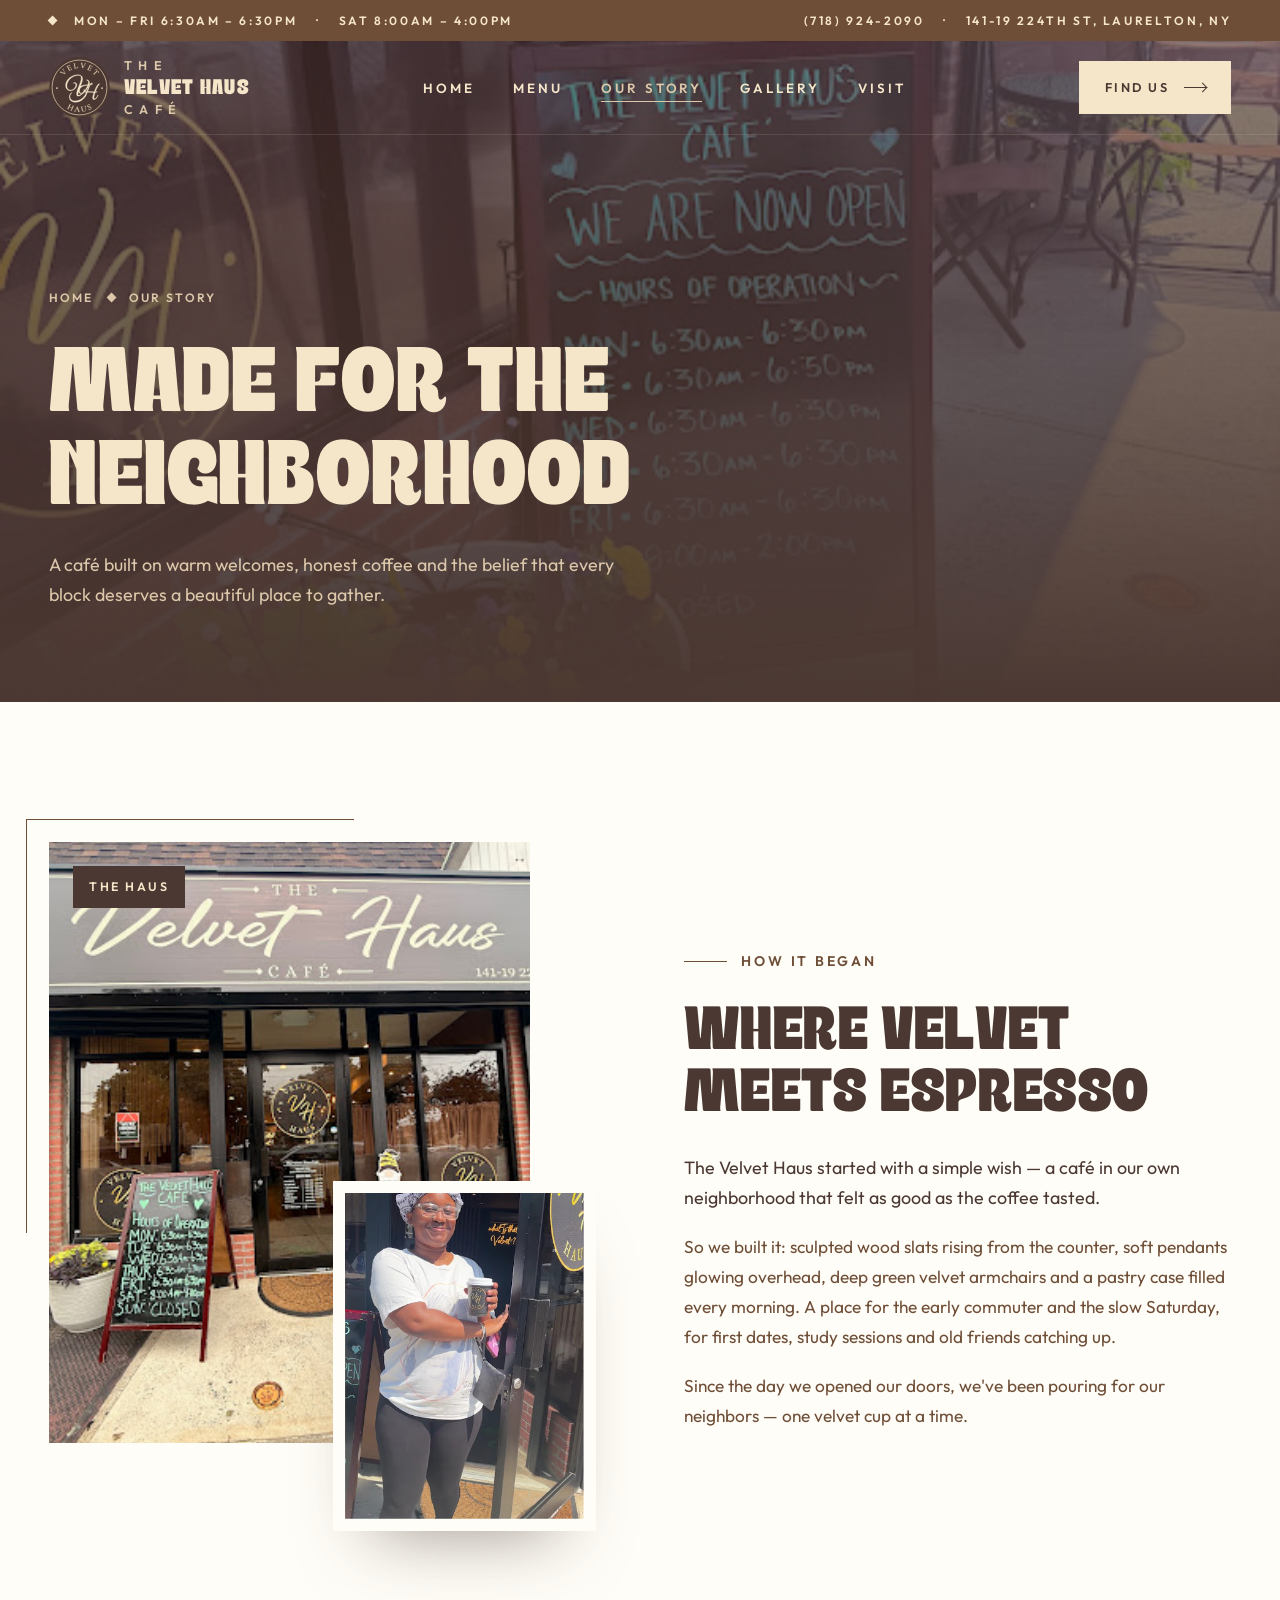
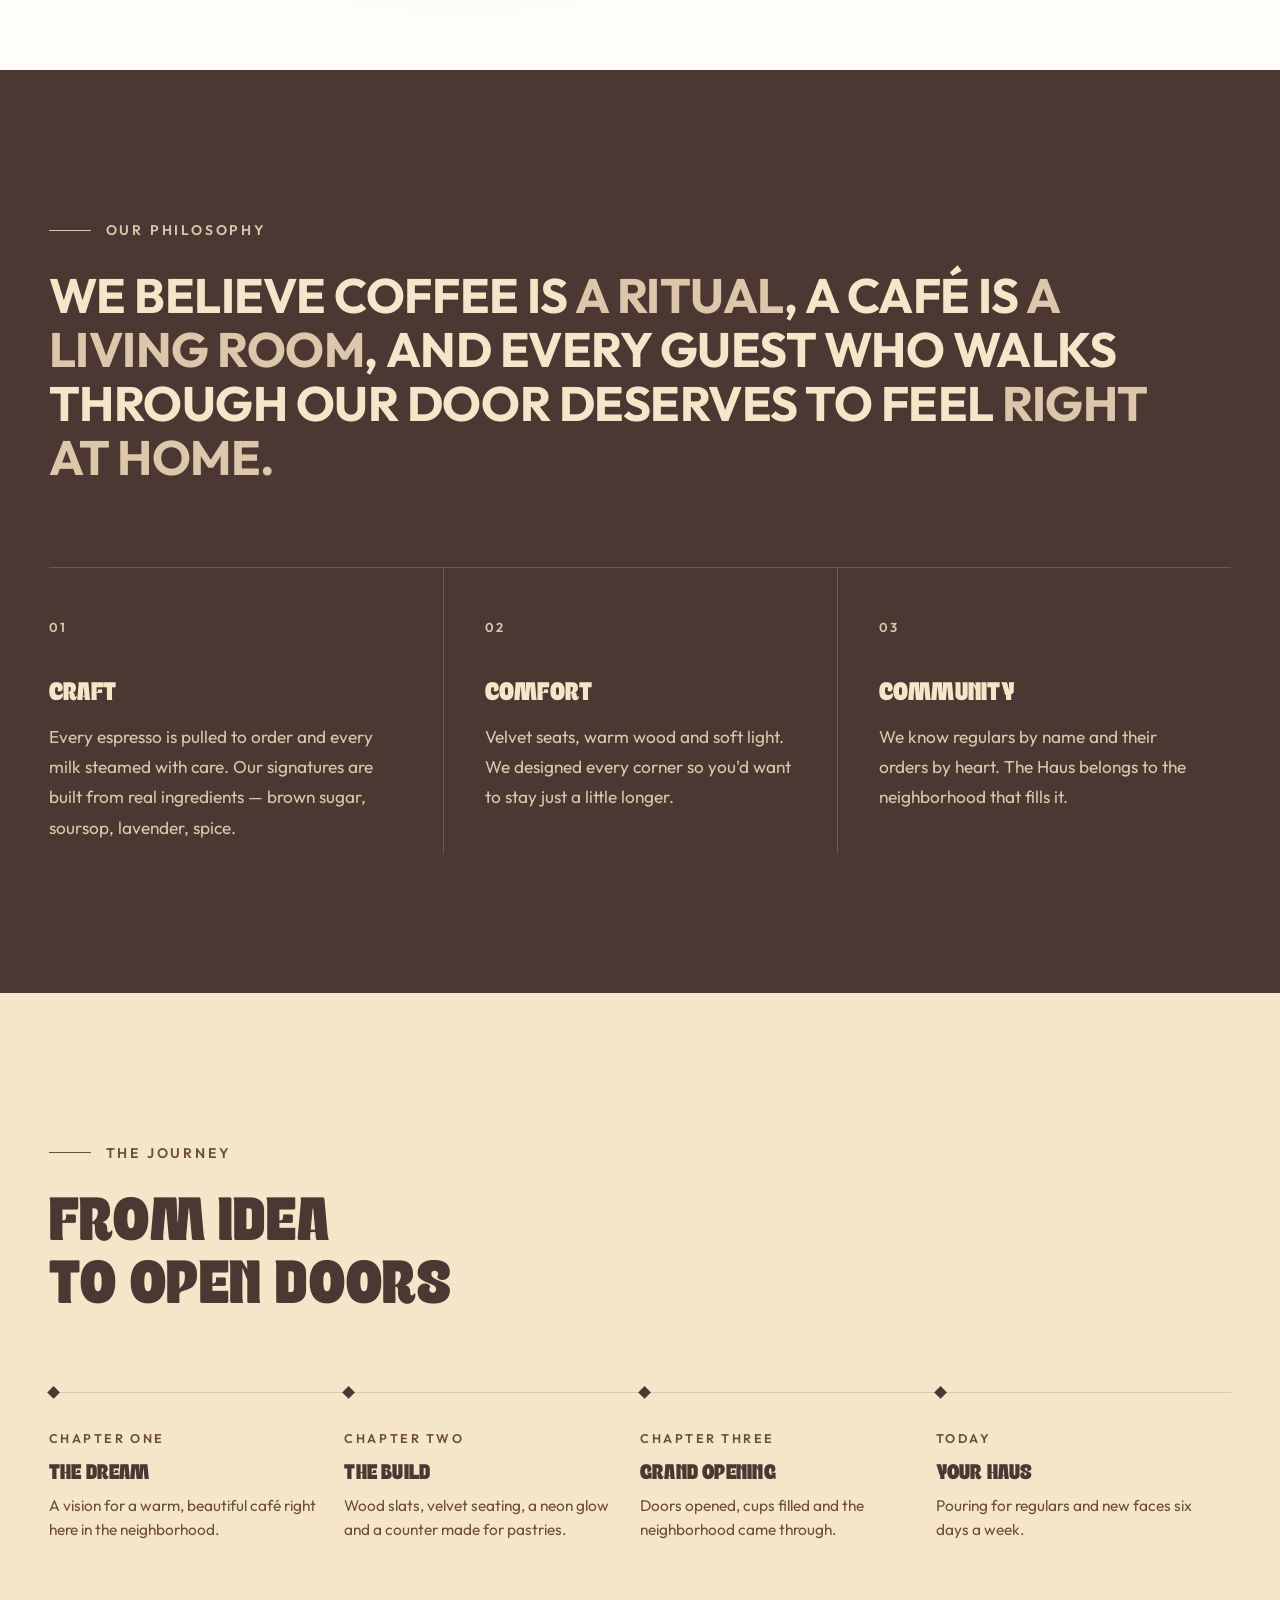
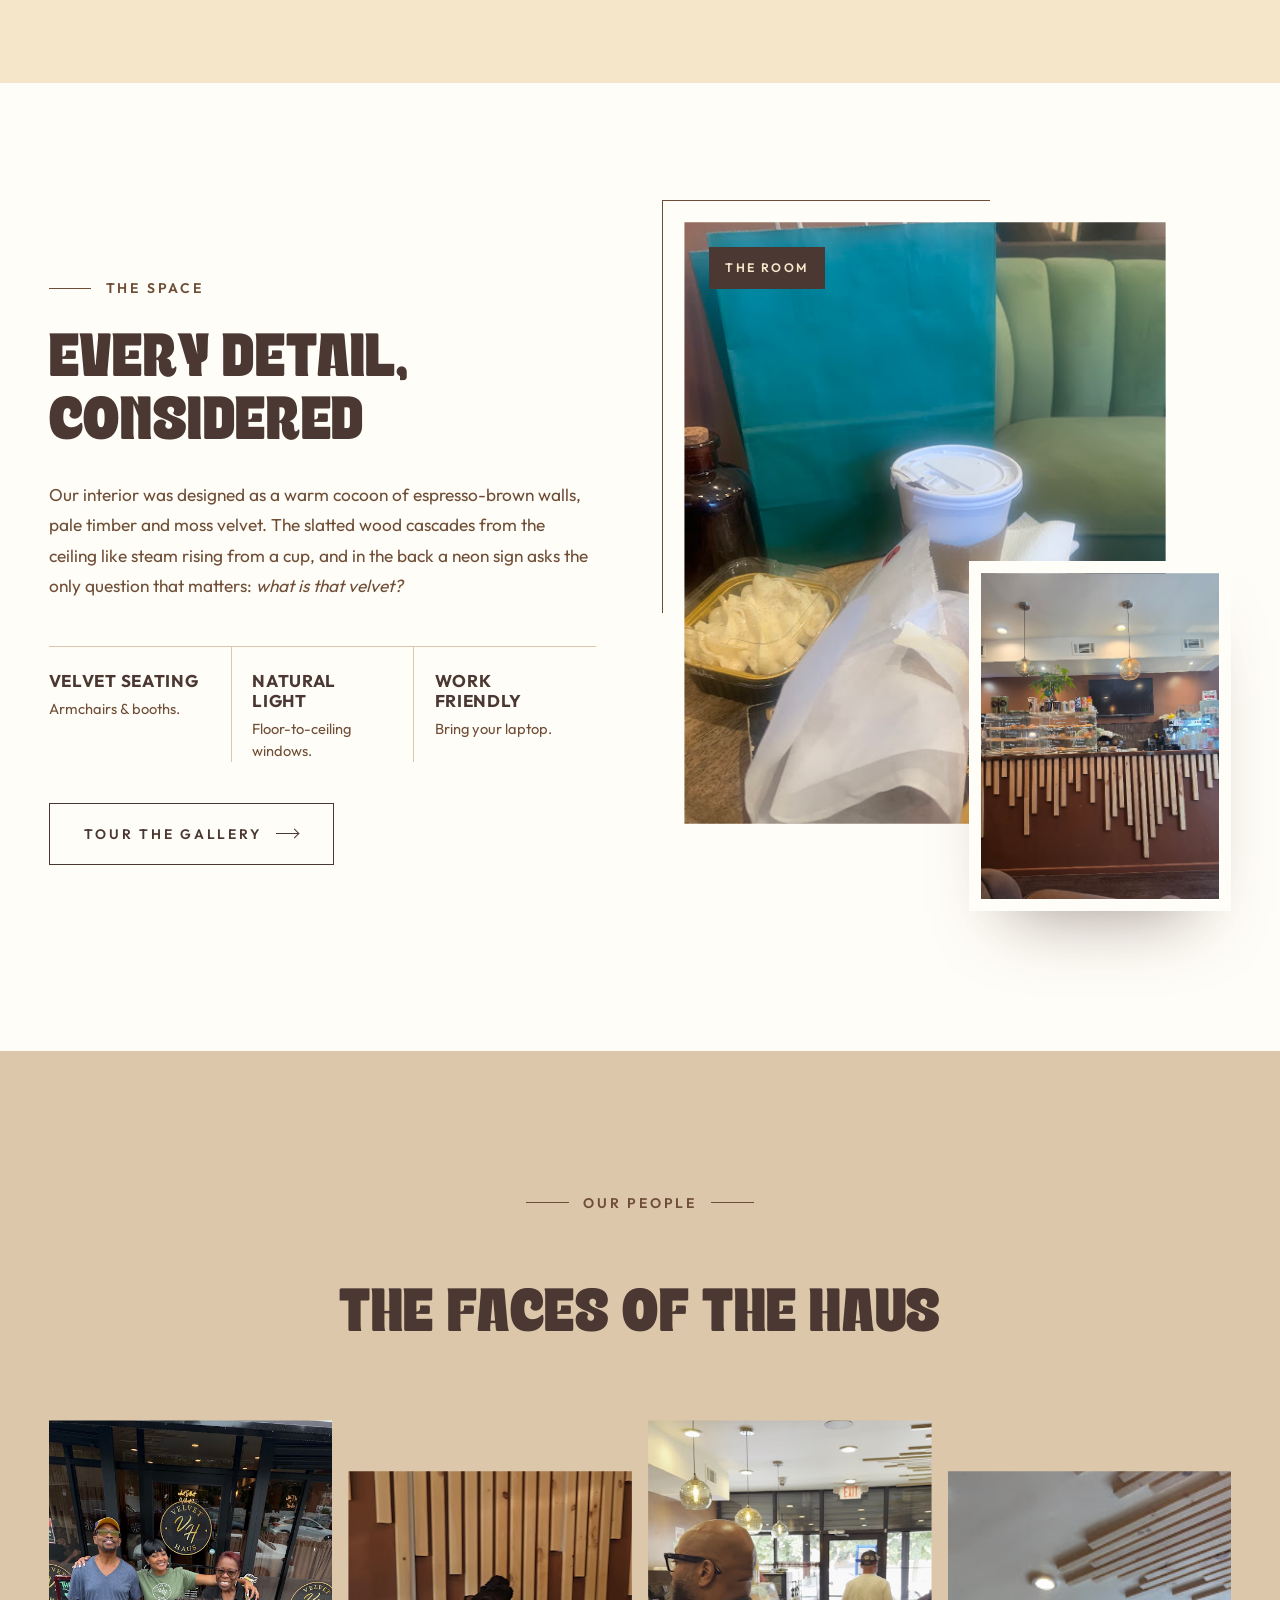
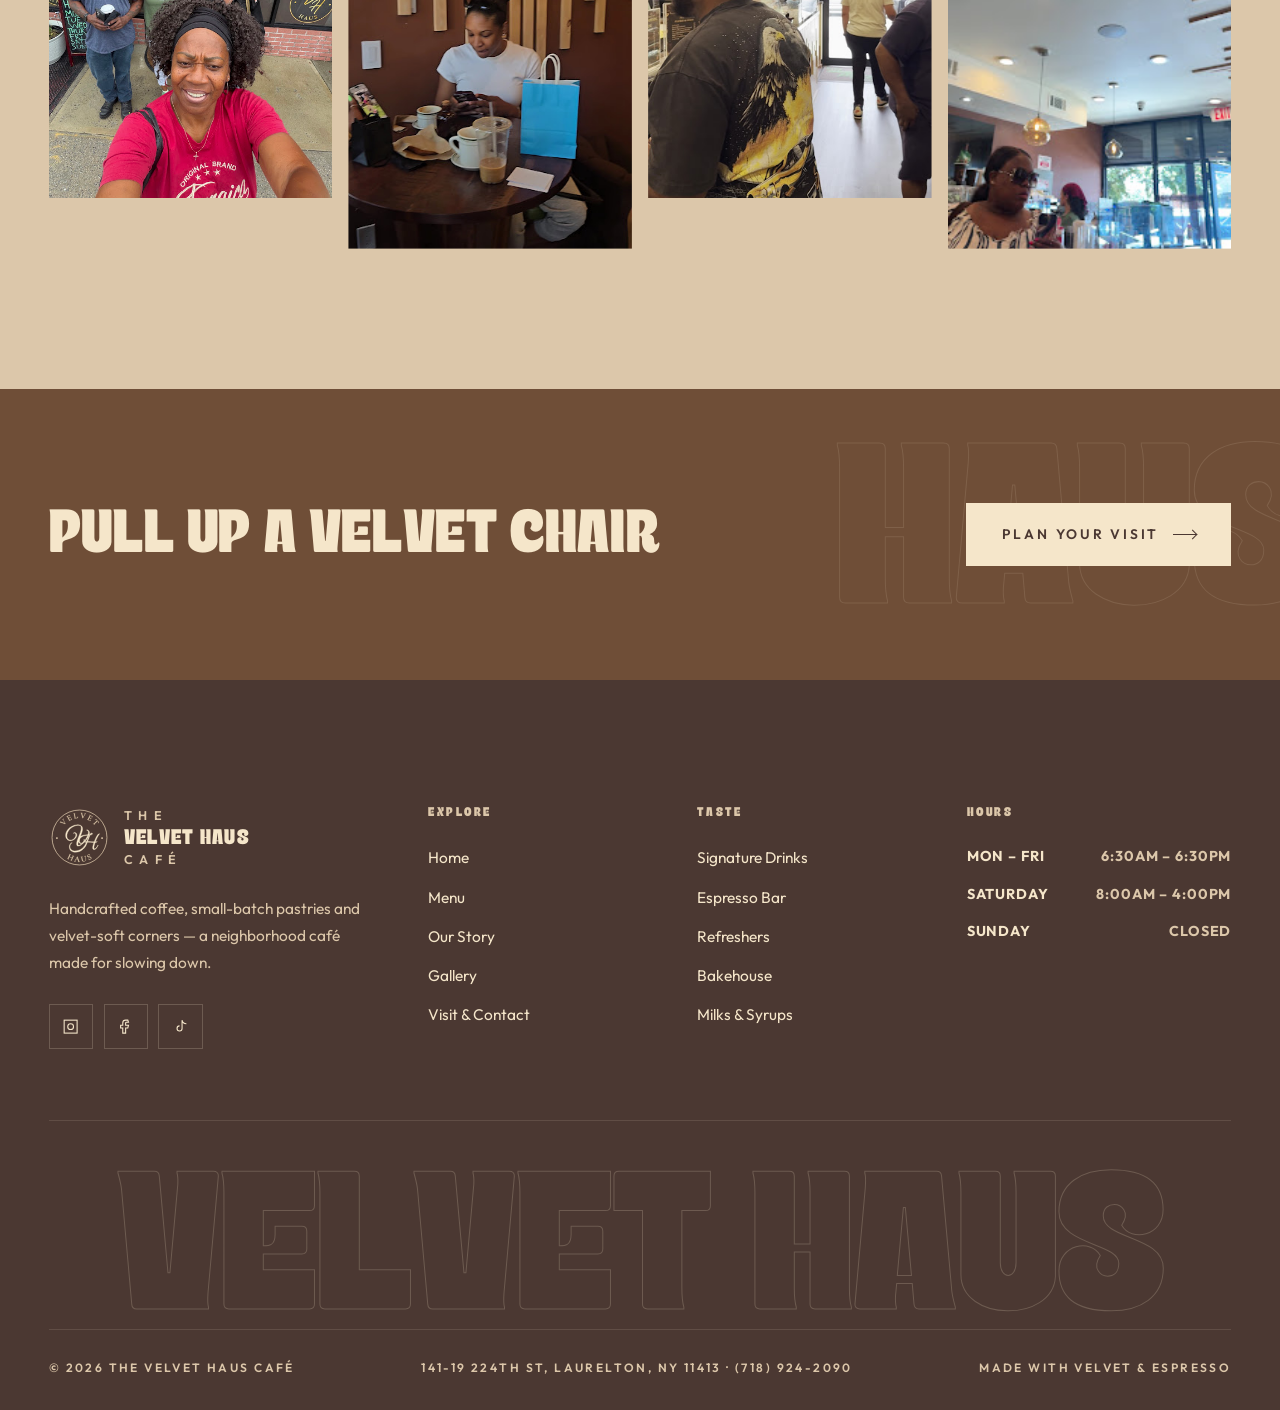
<file: about.html>
<!DOCTYPE html>
<html lang="en">
<head>
  <meta charset="UTF-8">
  <meta name="viewport" content="width=device-width, initial-scale=1.0">
  <title>Our Story — The Velvet Haus Café</title>
  <meta name="description" content="The story behind The Velvet Haus Café — a warm, velvet-soft neighborhood coffee house in Laurelton, Queens built for community, craft and comfort.">
  <meta name="theme-color" content="#4B3832">
  <meta property="og:title" content="Our Story — The Velvet Haus Café">
  <meta property="og:description" content="The story behind The Velvet Haus Café — a warm, velvet-soft neighborhood coffee house in Laurelton, Queens built for community, craft and comfort.">
  <meta property="og:image" content="assets/images/unnamed%20%2859%29.jpg">
  <link rel="icon" href="assets/logo.svg" type="image/svg+xml">
  <link rel="preconnect" href="https://fonts.googleapis.com">
  <link rel="preconnect" href="https://fonts.gstatic.com" crossorigin>
  <link href="https://fonts.googleapis.com/css2?family=Outfit:wght@400;500;600;700&display=swap" rel="stylesheet">
  <link rel="stylesheet" href="css/style.css">
</head>
<body>

<header class="site-header">
  <div class="topbar">
    <div class="container">
      <div class="t-items"><span class="diamond"></span><span>Mon – Fri 6:30AM – 6:30PM</span><span class="t-hide">·</span><span class="t-hide">Sat 8:00AM – 4:00PM</span></div>
      <div class="t-items t-hide"><a href="tel:+17189242090">(718) 924-2090</a><span>·</span><span>141-19 224th St, Laurelton, NY</span></div>
    </div>
  </div>
  <nav class="navbar" aria-label="Main">
    <div class="container">
      <a href="index.html" class="logo" aria-label="The Velvet Haus Café home">
        <span class="logo-mark"><img src="assets/logo.svg" alt="" width="60" height="60"></span>
        <span class="logo-text"><small>THE</small><strong>VELVET HAUS</strong><small>CAFÉ</small></span>
      </a>
      <ul class="nav-links">
        <li><a href="index.html">Home</a></li>
        <li><a href="menu.html">Menu</a></li>
        <li><a href="about.html" class="active" aria-current="page">Our Story</a></li>
        <li><a href="gallery.html">Gallery</a></li>
        <li><a href="visit.html">Visit</a></li>
      </ul>
      <a href="visit.html" class="btn btn--light nav-cta">Find Us <span class="arrow"></span></a>
      <button class="menu-toggle" aria-label="Open menu" aria-expanded="false"><span></span><span></span><span></span></button>
    </div>
  </nav>
</header>

<div class="mobile-nav" aria-label="Mobile">
  <a class="m-link" href="index.html"><small>01</small>Home</a>
  <a class="m-link" href="menu.html"><small>02</small>Menu</a>
  <a class="m-link" href="about.html"><small>03</small>Our Story</a>
  <a class="m-link" href="gallery.html"><small>04</small>Gallery</a>
  <a class="m-link" href="visit.html"><small>05</small>Visit</a>
  <div class="m-foot">Mon – Fri 6:30AM – 6:30PM<br>Sat 8:00AM – 4:00PM · Sun Closed<br>141-19 224th St, Laurelton, NY 11413<br><a href="tel:+17189242090">(718) 924-2090</a></div>
</div>

<main>
<section class="page-hero">
  <div class="bg" data-parallax style="background-image:url('assets/images/unnamed%20%2891%29.jpg')"></div>
  <div class="container">
    <div class="crumbs"><a href="index.html">Home</a><span class="diamond"></span><span>Our Story</span></div>
    <div class="hero-foot">
      <div>
        <h1>Made for the<br>Neighborhood</h1>
        <p class="lead">A café built on warm welcomes, honest coffee and the belief that every block deserves a beautiful place to gather.</p>
      </div>
    </div>
  </div>
</section>

<section class="section bg-white">
  <div class="container split">
    <div class="stack-images reveal">
      <span class="frame-line"></span>
      <div class="img-main reveal-img"><img src="assets/images/unnamed%20%2859%29.jpg" alt="The Velvet Haus Café storefront and sidewalk sign" loading="lazy"></div>
      <div class="img-float reveal-img d2"><img src="assets/images/unnamed%20%2810%29.jpg" alt="A Velvet Haus team member welcoming guests at the door" loading="lazy"></div>
      <span class="tag">The Haus</span>
    </div>
    <div class="text-block">
      <span class="eyebrow reveal">How It Began</span>
      <h2 class="reveal">Where Velvet Meets Espresso</h2>
      <p class="lead reveal">The Velvet Haus started with a simple wish — a café in our own neighborhood that felt as good as the coffee tasted.</p>
      <p class="muted reveal">So we built it: sculpted wood slats rising from the counter, soft pendants glowing overhead, deep green velvet armchairs and a pastry case filled every morning. A place for the early commuter and the slow Saturday, for first dates, study sessions and old friends catching up.</p>
      <p class="muted reveal">Since the day we opened our doors, we've been pouring for our neighbors — one velvet cup at a time.</p>
    </div>
  </div>
</section>

<section class="section bg-espresso">
  <div class="container">
    <span class="eyebrow reveal">Our Philosophy</span>
    <p class="big-statement reveal">We believe coffee is <em>a ritual</em>, a café is <em>a living room</em>, and every guest who walks through our door deserves to feel <em>right at home.</em></p>
    <div class="values" style="margin-top:80px">
      <div class="value reveal">
        <span class="num">01</span>
        <h3>Craft</h3>
        <p>Every espresso is pulled to order and every milk steamed with care. Our signatures are built from real ingredients — brown sugar, soursop, lavender, spice.</p>
      </div>
      <div class="value reveal d1">
        <span class="num">02</span>
        <h3>Comfort</h3>
        <p>Velvet seats, warm wood and soft light. We designed every corner so you'd want to stay just a little longer.</p>
      </div>
      <div class="value reveal d2">
        <span class="num">03</span>
        <h3>Community</h3>
        <p>We know regulars by name and their orders by heart. The Haus belongs to the neighborhood that fills it.</p>
      </div>
    </div>
  </div>
</section>

<section class="section bg-cream">
  <div class="container">
    <div class="section-head">
      <div>
        <span class="eyebrow reveal">The Journey</span>
        <h2 class="reveal">From Idea<br>to Open Doors</h2>
      </div>
    </div>
    <div class="timeline">
      <div class="reveal"><span>Chapter One</span><h3>The Dream</h3><p>A vision for a warm, beautiful café right here in the neighborhood.</p></div>
      <div class="reveal d1"><span>Chapter Two</span><h3>The Build</h3><p>Wood slats, velvet seating, a neon glow and a counter made for pastries.</p></div>
      <div class="reveal d2"><span>Chapter Three</span><h3>Grand Opening</h3><p>Doors opened, cups filled and the neighborhood came through.</p></div>
      <div class="reveal d3"><span>Today</span><h3>Your Haus</h3><p>Pouring for regulars and new faces six days a week.</p></div>
    </div>
  </div>
</section>

<section class="section bg-white">
  <div class="container split split--reverse">
    <div class="stack-images reveal">
      <span class="frame-line"></span>
      <div class="img-main reveal-img"><img src="assets/images/unnamed%20%2828%29.jpg" alt="Coffee, a book and a shopping bag on a table by a green velvet chair" loading="lazy"></div>
      <div class="img-float reveal-img d2"><img src="assets/images/cafe.jpg" alt="The coffee bar and pastry counter" loading="lazy"></div>
      <span class="tag">The Room</span>
    </div>
    <div class="text-block">
      <span class="eyebrow reveal">The Space</span>
      <h2 class="reveal">Every Detail, Considered</h2>
      <p class="muted reveal">Our interior was designed as a warm cocoon of espresso-brown walls, pale timber and moss velvet. The slatted wood cascades from the ceiling like steam rising from a cup, and in the back a neon sign asks the only question that matters: <em>what is that velvet?</em></p>
      <div class="features reveal">
        <div><strong>Velvet Seating</strong><span>Armchairs &amp; booths.</span></div>
        <div><strong>Natural Light</strong><span>Floor-to-ceiling windows.</span></div>
        <div><strong>Work Friendly</strong><span>Bring your laptop.</span></div>
      </div>
      <a href="gallery.html" class="btn btn--outline reveal">Tour the Gallery <span class="arrow"></span></a>
    </div>
  </div>
</section>

<section class="section bg-beige">
  <div class="container">
    <div class="section-head center">
      <span class="eyebrow reveal">Our People</span>
      <h2 class="reveal">The Faces of the Haus</h2>
    </div>
    <div class="people-grid" style="padding-bottom:50px">
      <figure class="reveal-img"><img src="assets/images/unnamed%20%2871%29.jpg" alt="Friends taking a selfie outside the café" loading="lazy"></figure>
      <figure class="reveal-img d1"><img src="assets/images/unnamed%20%2899%29.jpg" alt="A guest enjoying coffee at a café table" loading="lazy"></figure>
      <figure class="reveal-img d2"><img src="assets/images/unnamed%20%2893%29.jpg" alt="A guest standing inside the café" loading="lazy"></figure>
      <figure class="reveal-img d3"><img src="assets/images/unnamed%20-%202026-09-24T045318.783.jpg" alt="A guest inside the café beneath the wood slat ceiling" loading="lazy"></figure>
    </div>
  </div>
</section>

<section class="cta-band">
  <div class="ghost-word" aria-hidden="true">Haus</div>
  <div class="container">
    <h2 class="reveal">Pull Up a Velvet Chair</h2>
    <a href="visit.html" class="btn btn--light reveal">Plan Your Visit <span class="arrow"></span></a>
  </div>
</section>
</main>

<footer class="site-footer">
  <div class="container">
    <div class="footer-top">
      <div>
        <a href="index.html" class="logo">
          <span class="logo-mark"><img src="assets/logo.svg" alt="" width="60" height="60"></span>
          <span class="logo-text"><small>THE</small><strong>VELVET HAUS</strong><small>CAFÉ</small></span>
        </a>
        <p>Handcrafted coffee, small-batch pastries and velvet-soft corners — a neighborhood café made for slowing down.</p>
        <div class="socials">
          <a href="https://www.instagram.com/thevelvethauscafe/" target="_blank" rel="noopener" aria-label="Instagram @thevelvethauscafe"><svg viewBox="0 0 24 24"><rect x="3" y="3" width="18" height="18"/><circle cx="12" cy="12" r="4"/><path d="M17.5 6.5h.01"/></svg></a>
          <a href="#" aria-label="Facebook"><svg viewBox="0 0 24 24"><path d="M15 3h-3a4 4 0 0 0-4 4v3H5v4h3v7h4v-7h3l1-4h-4V7a1 1 0 0 1 1-1h3z"/></svg></a>
          <a href="#" aria-label="TikTok"><svg viewBox="0 0 24 24"><path d="M14 3v11.5a3.5 3.5 0 1 1-3.5-3.5M14 3c.5 3 2.5 5 6 5"/></svg></a>
        </div>
      </div>
      <div>
        <h4>Explore</h4>
        <ul>
          <li><a href="index.html">Home</a></li>
          <li><a href="menu.html">Menu</a></li>
          <li><a href="about.html">Our Story</a></li>
          <li><a href="gallery.html">Gallery</a></li>
          <li><a href="visit.html">Visit &amp; Contact</a></li>
        </ul>
      </div>
      <div>
        <h4>Taste</h4>
        <ul>
          <li><a href="menu.html#signatures">Signature Drinks</a></li>
          <li><a href="menu.html#espresso">Espresso Bar</a></li>
          <li><a href="menu.html#refreshers">Refreshers</a></li>
          <li><a href="menu.html#bakehouse">Bakehouse</a></li>
          <li><a href="menu.html#customise">Milks &amp; Syrups</a></li>
        </ul>
      </div>
      <div>
        <h4>Hours</h4>
        <ul class="footer-hours">
          <li><span>Mon – Fri</span><span>6:30AM – 6:30PM</span></li>
          <li><span>Saturday</span><span>8:00AM – 4:00PM</span></li>
          <li><span>Sunday</span><span>Closed</span></li>
        </ul>
      </div>
    </div>
    <div class="footer-word" aria-hidden="true">Velvet Haus</div>
    <div class="footer-bottom">
      <span>© <span data-year>2026</span> The Velvet Haus Café</span>
      <span>141-19 224th St, Laurelton, NY 11413 · <a href="tel:+17189242090">(718) 924-2090</a></span>
      <span>Made with velvet &amp; espresso</span>
    </div>
  </div>
</footer>

<button class="back-top" aria-label="Back to top"><svg viewBox="0 0 24 24"><path d="M12 19V5M5 12l7-7 7 7"/></svg></button>

<script src="js/main.js"></script>
</body>
</html>
</file>
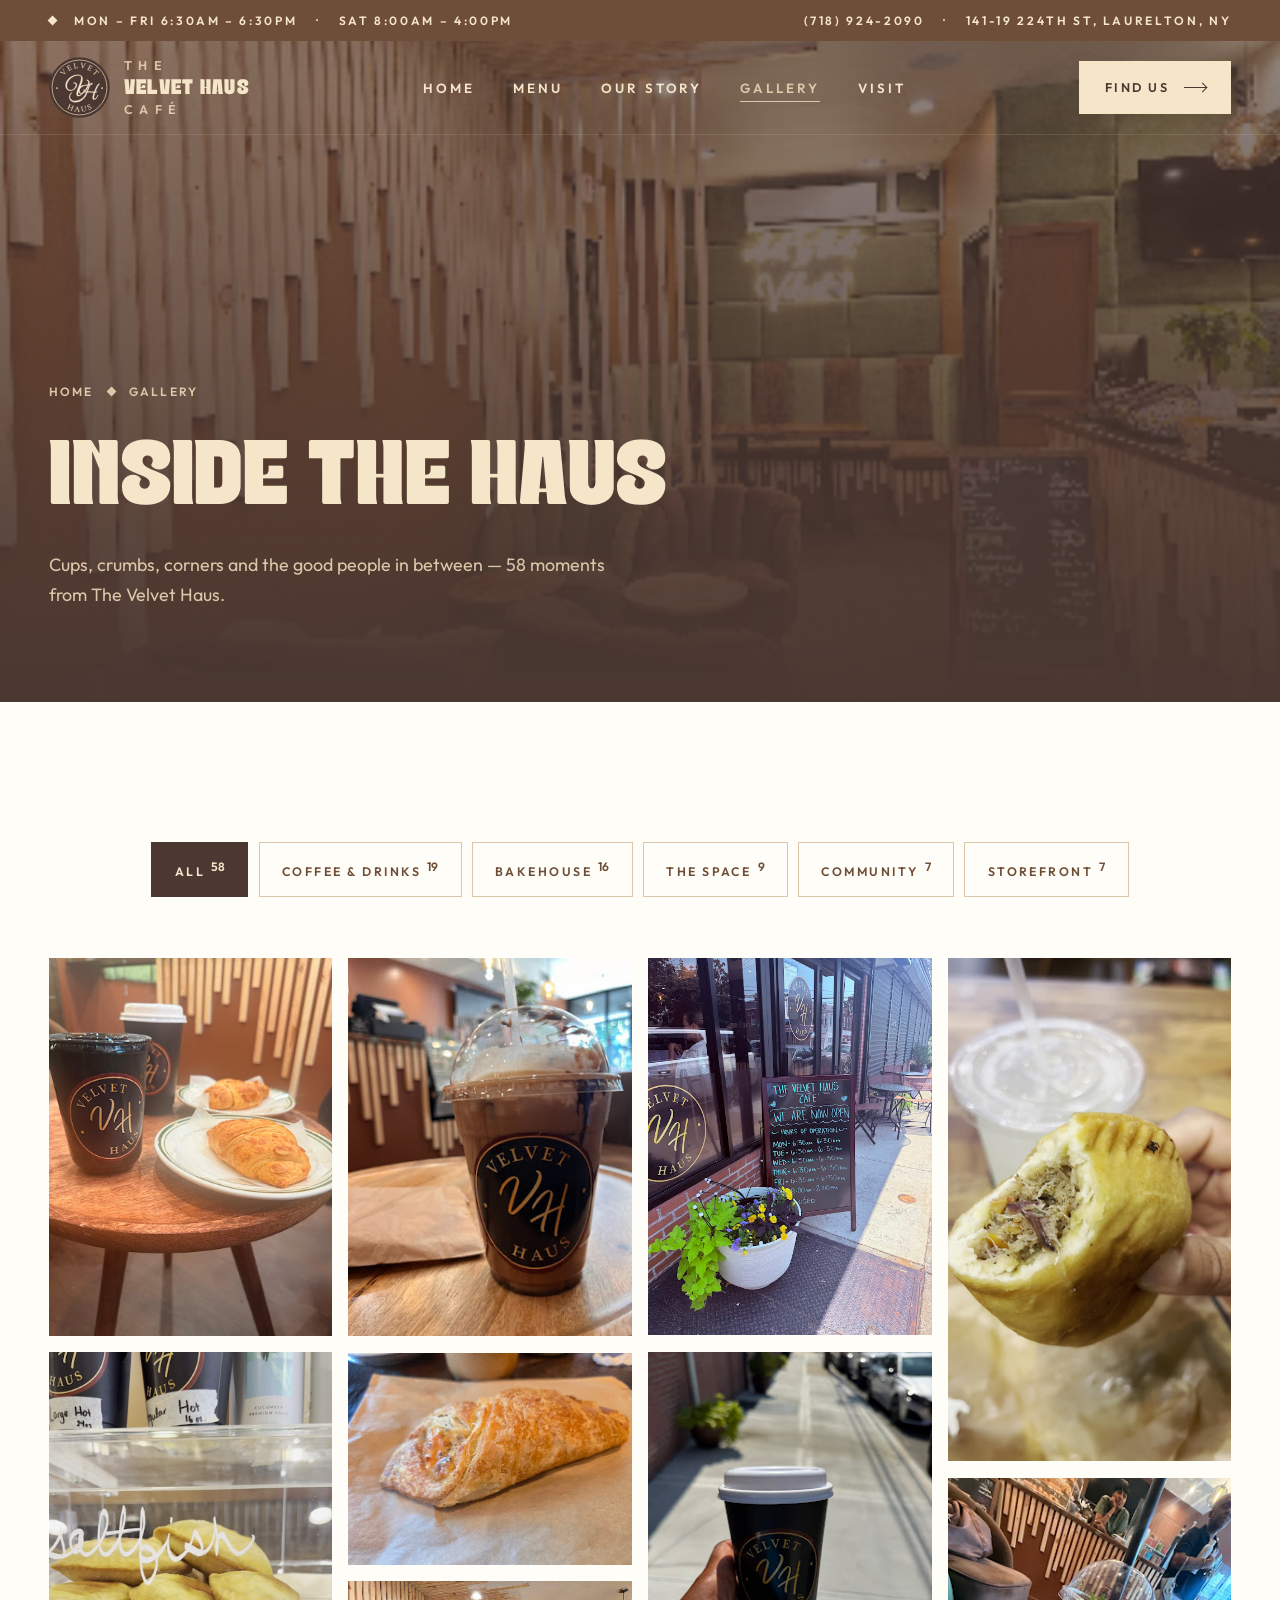
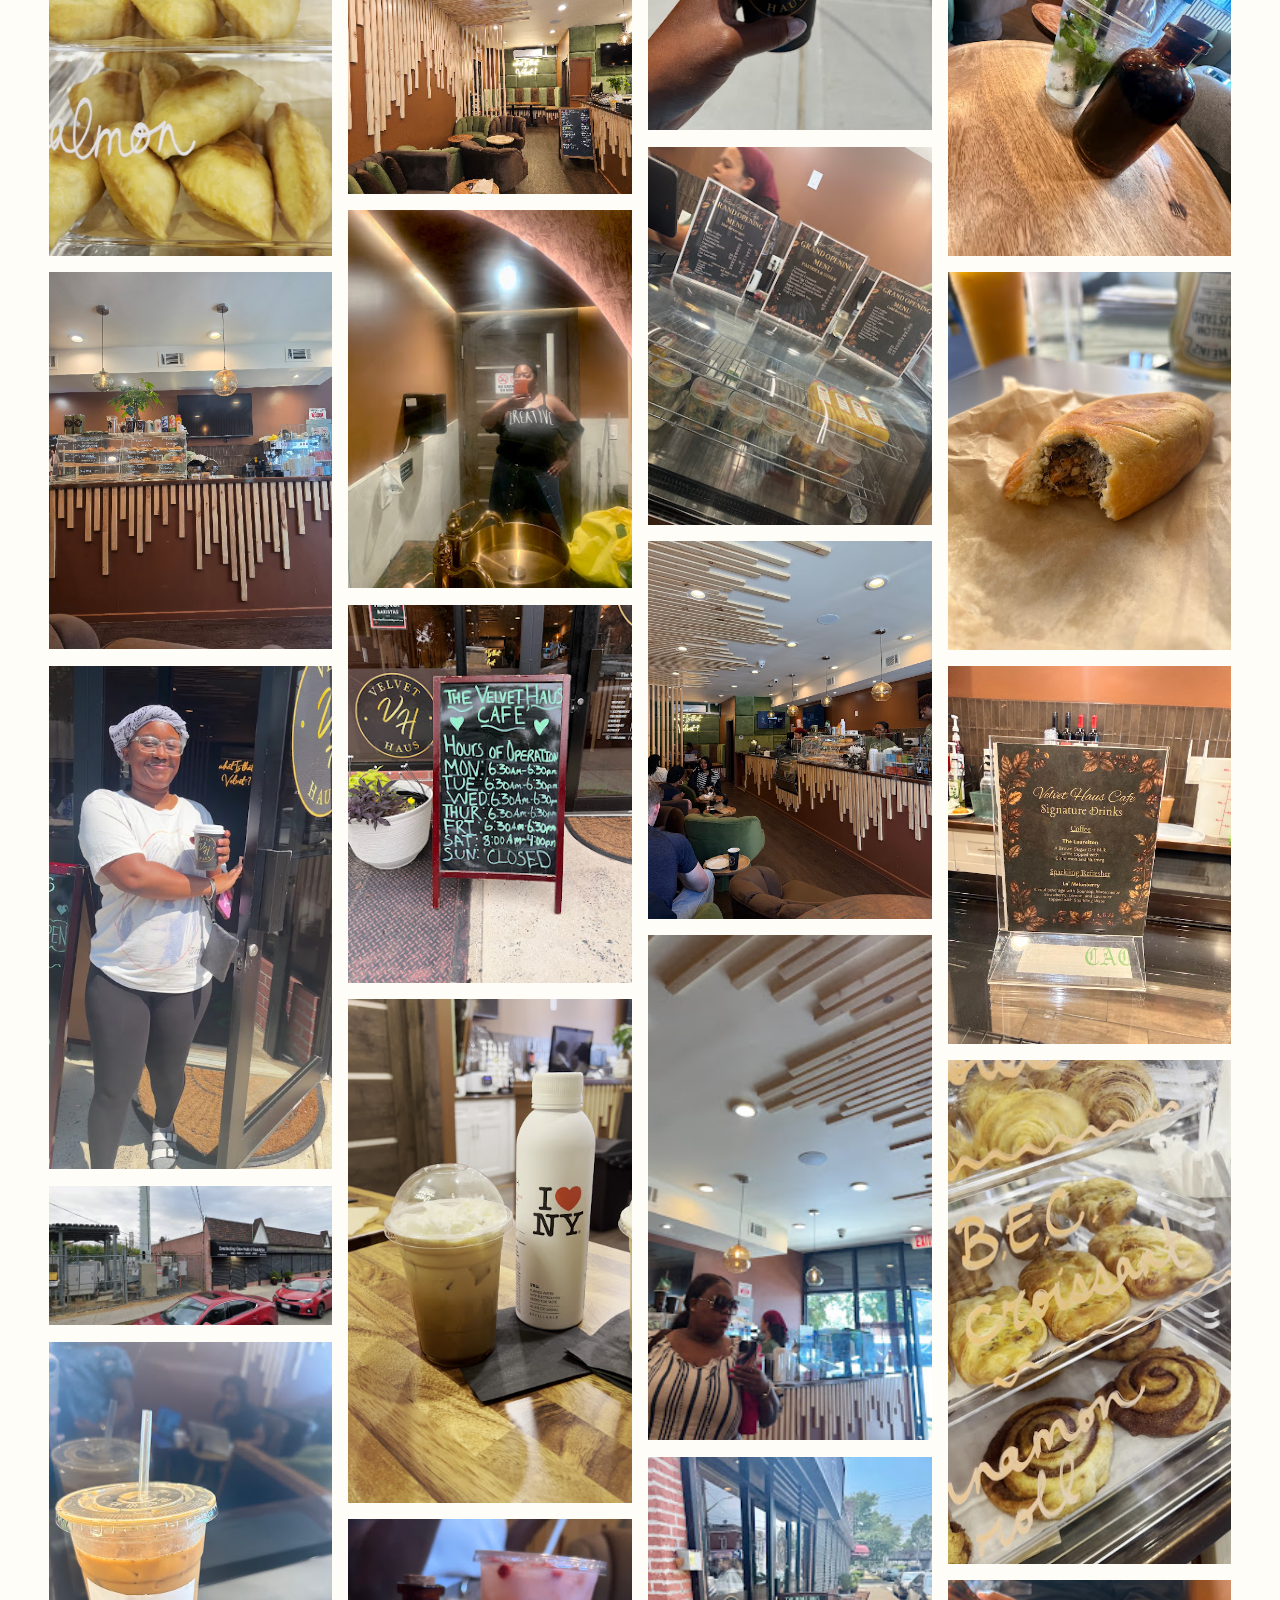
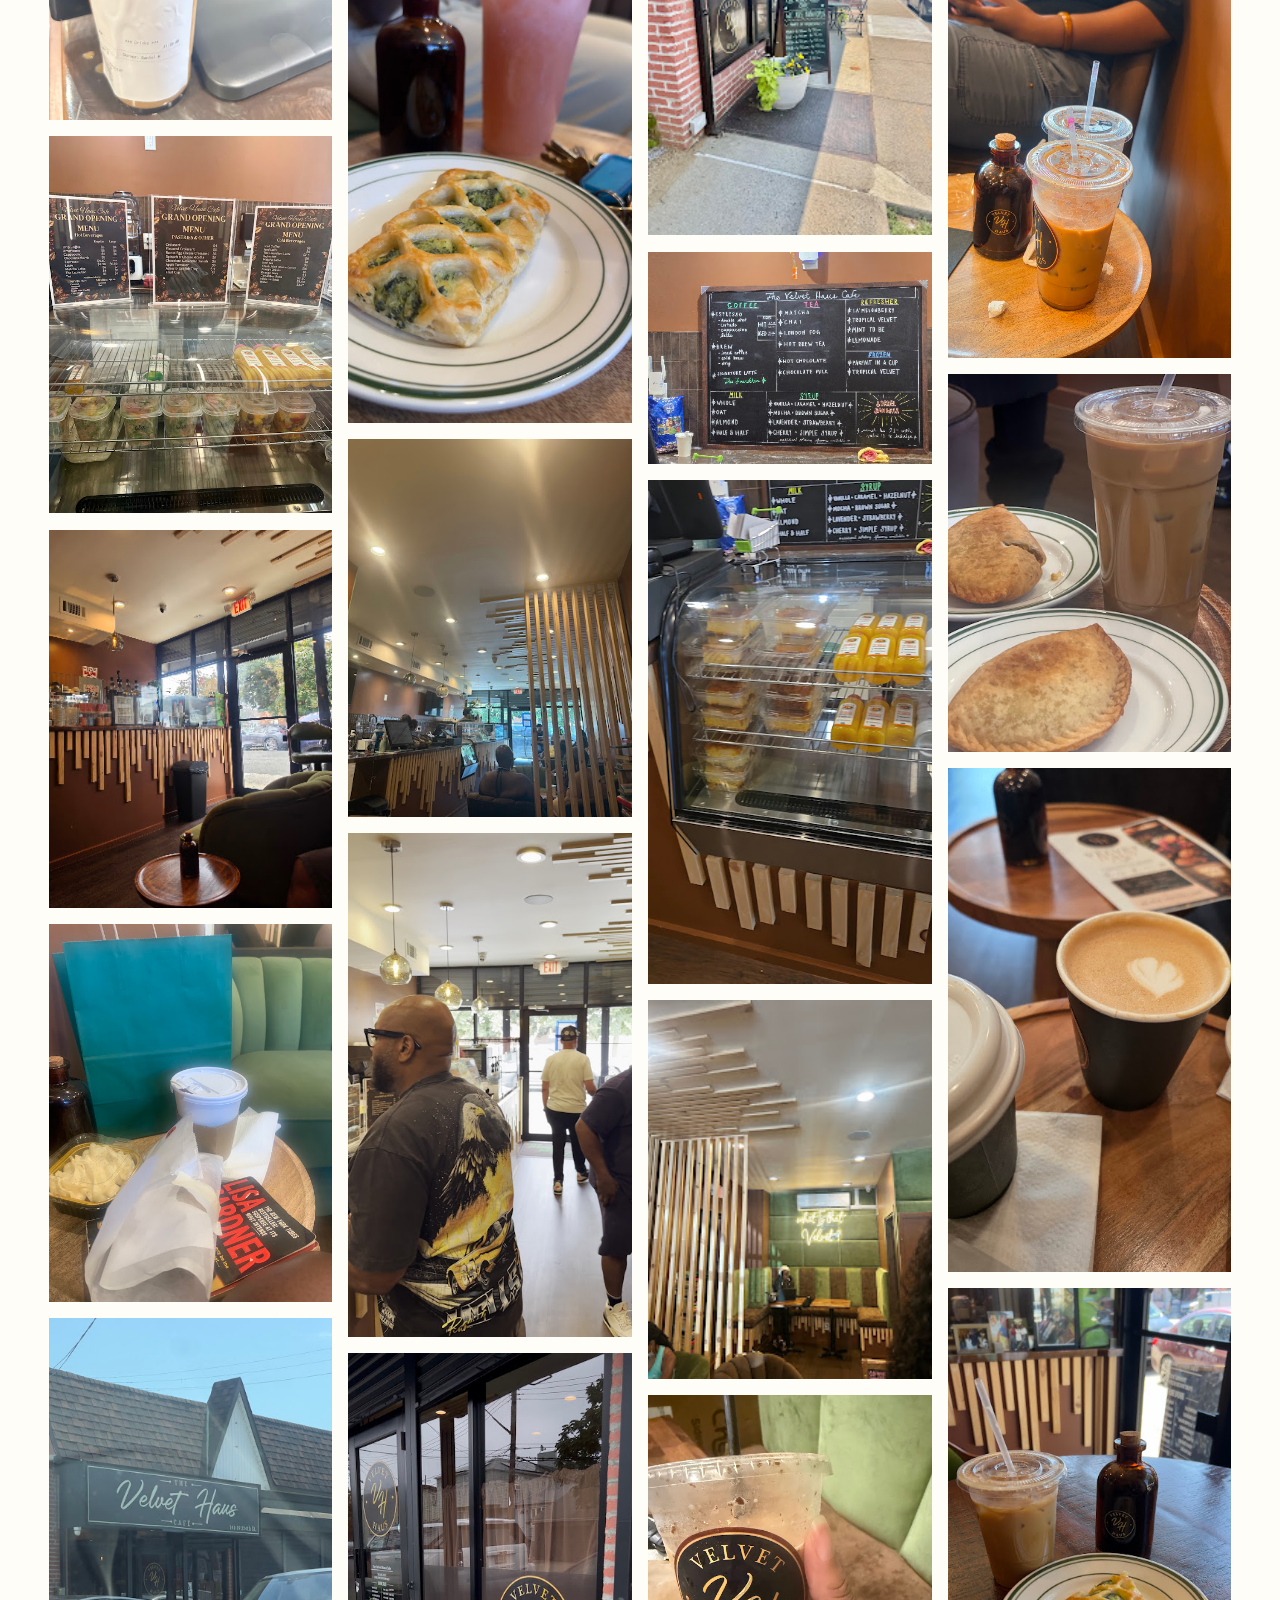
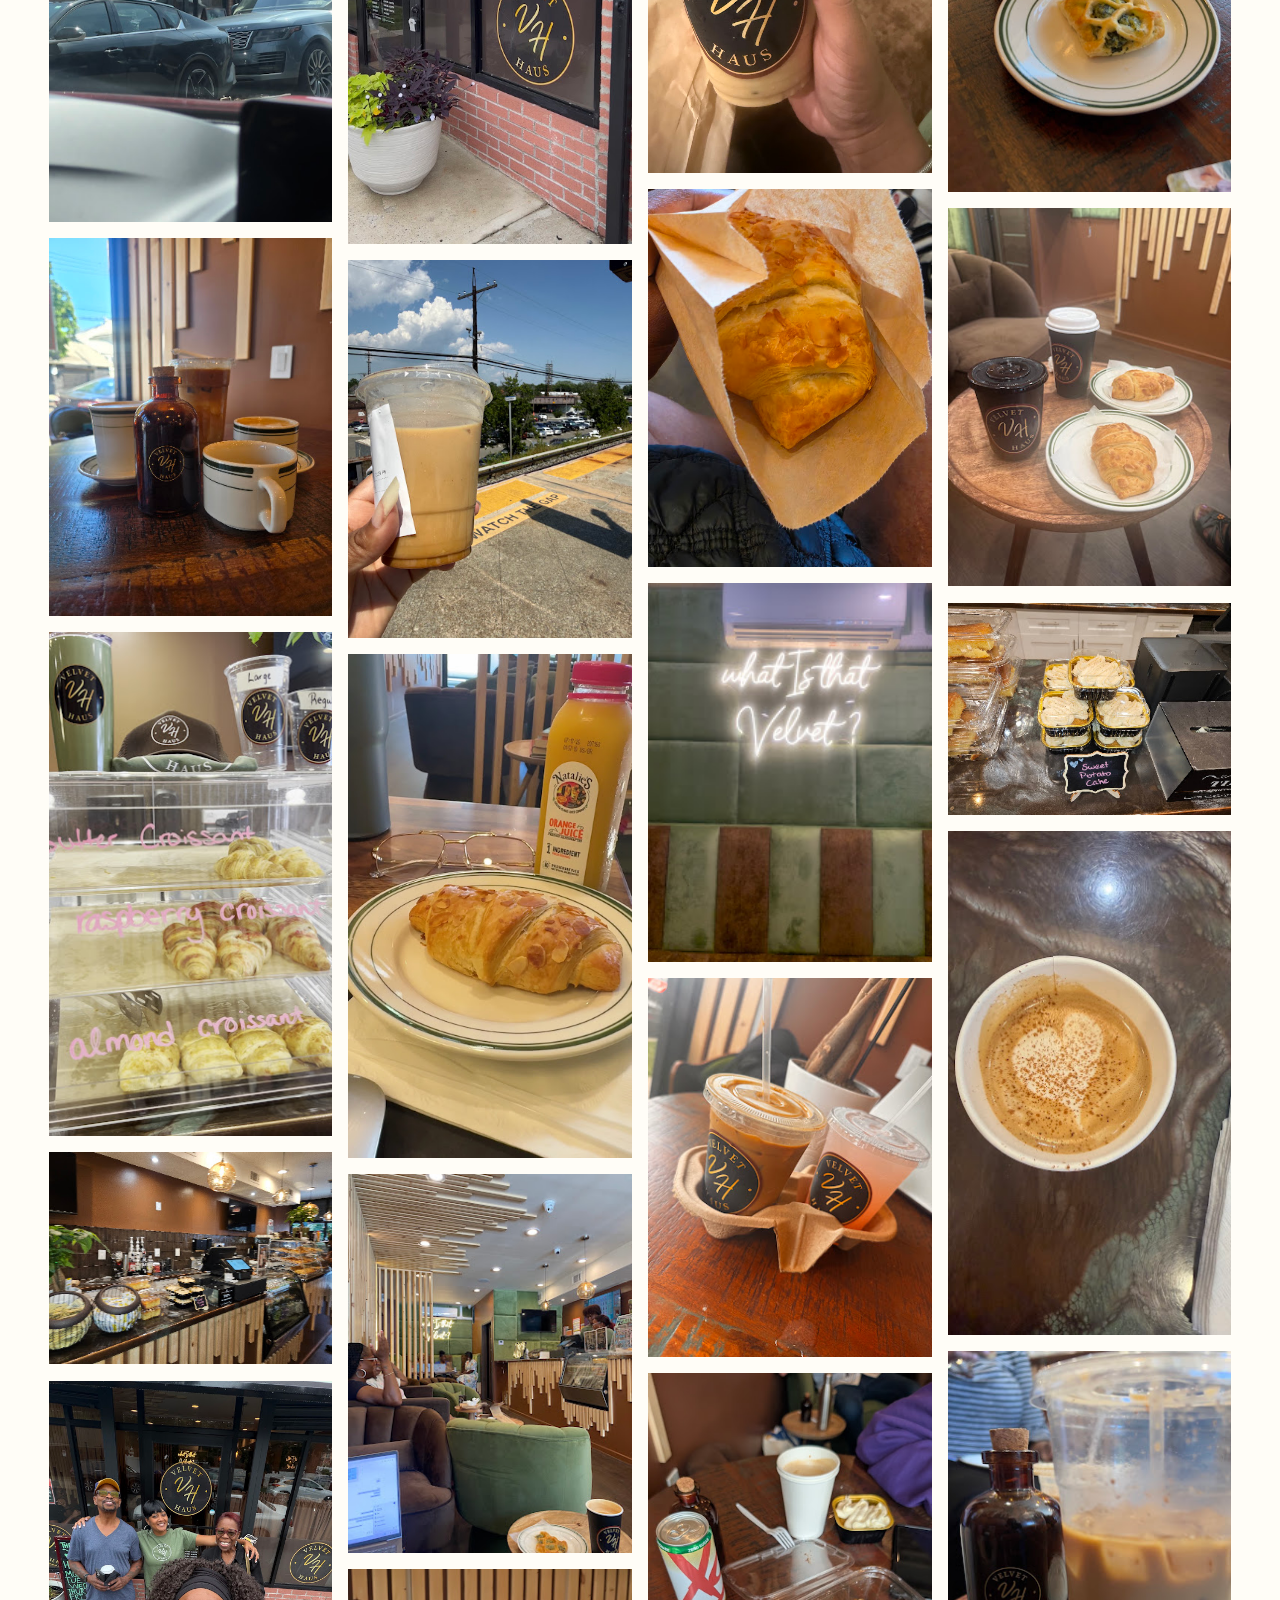
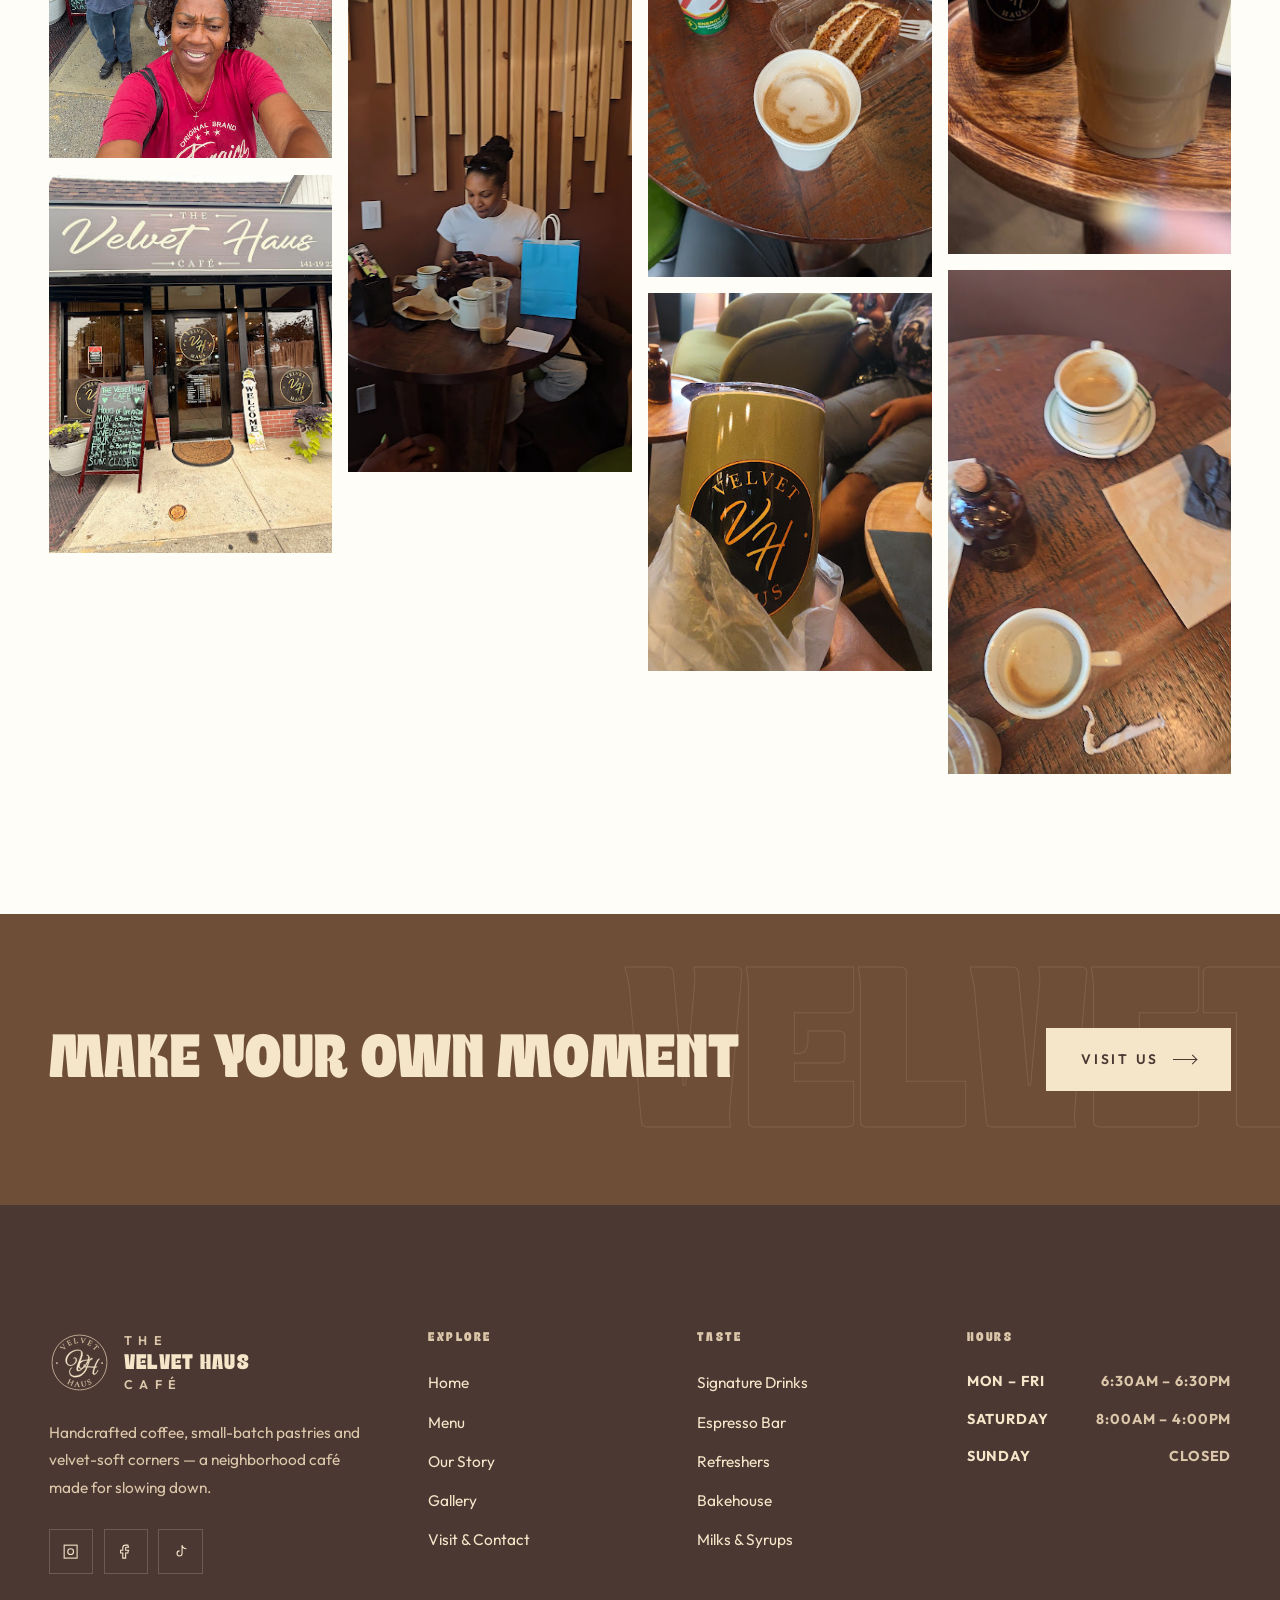
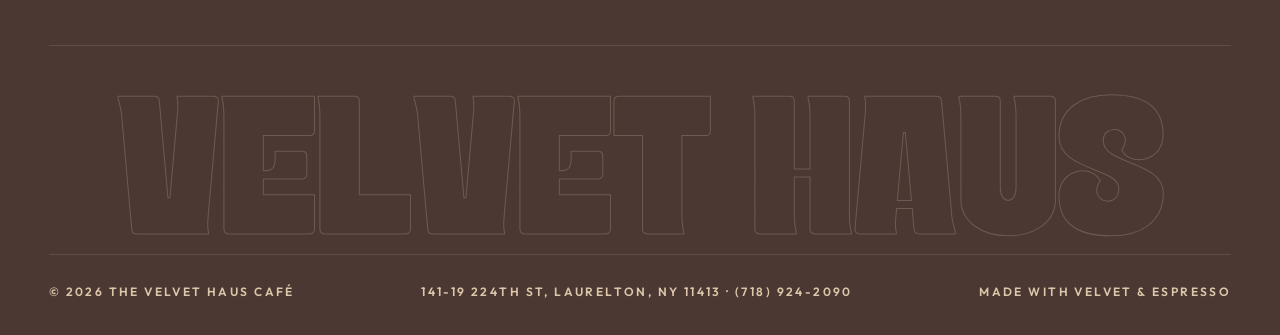
<file: gallery.html>
<!DOCTYPE html>
<html lang="en">
<head>
  <meta charset="UTF-8">
  <meta name="viewport" content="width=device-width, initial-scale=1.0">
  <title>Gallery — The Velvet Haus Café</title>
  <meta name="description" content="Step inside The Velvet Haus Café — photos of our coffee, pastries, velvet interior, storefront and the community that fills it.">
  <meta name="theme-color" content="#4B3832">
  <meta property="og:title" content="Gallery — The Velvet Haus Café">
  <meta property="og:description" content="Step inside The Velvet Haus Café — photos of our coffee, pastries, velvet interior, storefront and the community that fills it.">
  <meta property="og:image" content="assets/images/unnamed%20%2859%29.jpg">
  <link rel="icon" href="assets/logo.svg" type="image/svg+xml">
  <link rel="preconnect" href="https://fonts.googleapis.com">
  <link rel="preconnect" href="https://fonts.gstatic.com" crossorigin>
  <link href="https://fonts.googleapis.com/css2?family=Outfit:wght@400;500;600;700&display=swap" rel="stylesheet">
  <link rel="stylesheet" href="css/style.css">
</head>
<body>

<header class="site-header">
  <div class="topbar">
    <div class="container">
      <div class="t-items"><span class="diamond"></span><span>Mon – Fri 6:30AM – 6:30PM</span><span class="t-hide">·</span><span class="t-hide">Sat 8:00AM – 4:00PM</span></div>
      <div class="t-items t-hide"><a href="tel:+17189242090">(718) 924-2090</a><span>·</span><span>141-19 224th St, Laurelton, NY</span></div>
    </div>
  </div>
  <nav class="navbar" aria-label="Main">
    <div class="container">
      <a href="index.html" class="logo" aria-label="The Velvet Haus Café home">
        <span class="logo-mark"><img src="assets/logo.svg" alt="" width="60" height="60"></span>
        <span class="logo-text"><small>THE</small><strong>VELVET HAUS</strong><small>CAFÉ</small></span>
      </a>
      <ul class="nav-links">
        <li><a href="index.html">Home</a></li>
        <li><a href="menu.html">Menu</a></li>
        <li><a href="about.html">Our Story</a></li>
        <li><a href="gallery.html" class="active" aria-current="page">Gallery</a></li>
        <li><a href="visit.html">Visit</a></li>
      </ul>
      <a href="visit.html" class="btn btn--light nav-cta">Find Us <span class="arrow"></span></a>
      <button class="menu-toggle" aria-label="Open menu" aria-expanded="false"><span></span><span></span><span></span></button>
    </div>
  </nav>
</header>

<div class="mobile-nav" aria-label="Mobile">
  <a class="m-link" href="index.html"><small>01</small>Home</a>
  <a class="m-link" href="menu.html"><small>02</small>Menu</a>
  <a class="m-link" href="about.html"><small>03</small>Our Story</a>
  <a class="m-link" href="gallery.html"><small>04</small>Gallery</a>
  <a class="m-link" href="visit.html"><small>05</small>Visit</a>
  <div class="m-foot">Mon – Fri 6:30AM – 6:30PM<br>Sat 8:00AM – 4:00PM · Sun Closed<br>141-19 224th St, Laurelton, NY 11413<br><a href="tel:+17189242090">(718) 924-2090</a></div>
</div>

<main>
<section class="page-hero">
  <div class="bg" data-parallax style="background-image:url('assets/images/unnamed%20%2820%29.jpg')"></div>
  <div class="container">
    <div class="crumbs"><a href="index.html">Home</a><span class="diamond"></span><span>Gallery</span></div>
    <div class="hero-foot">
      <div>
        <h1>Inside the Haus</h1>
        <p class="lead">Cups, crumbs, corners and the good people in between — 58 moments from The Velvet Haus.</p>
      </div>
    </div>
  </div>
</section>

<section class="section bg-white">
  <div class="container">
    <div class="filters reveal">
      <button class="filter-btn active" data-filter="all">All<sup>58</sup></button>
      <button class="filter-btn" data-filter="coffee">Coffee & Drinks<sup>19</sup></button>
      <button class="filter-btn" data-filter="bakehouse">Bakehouse<sup>16</sup></button>
      <button class="filter-btn" data-filter="space">The Space<sup>9</sup></button>
      <button class="filter-btn" data-filter="people">Community<sup>7</sup></button>
      <button class="filter-btn" data-filter="outside">Storefront<sup>7</sup></button>
    </div>
    <div class="masonry">
      <button class="g-item reveal" data-cat="coffee"><img src="assets/images/unnamed%20%2817%29.jpg" alt="Coffee & croissants" loading="lazy"><span class="g-cap">Coffee & croissants</span></button>
      <button class="g-item reveal" data-cat="bakehouse"><img src="assets/images/unnamed%20%281%29.jpg" alt="Saltfish & almond pastries" loading="lazy"><span class="g-cap">Saltfish & almond pastries</span></button>
      <button class="g-item reveal" data-cat="space"><img src="assets/images/cafe.jpg" alt="The pastry counter & slat bar" loading="lazy"><span class="g-cap">The pastry counter & slat bar</span></button>
      <button class="g-item reveal" data-cat="people"><img src="assets/images/unnamed%20%2810%29.jpg" alt="Welcome to the Haus" loading="lazy"><span class="g-cap">Welcome to the Haus</span></button>
      <button class="g-item reveal" data-cat="outside"><img src="assets/images/thumbnail.jpg" alt="Our block in Laurelton" loading="lazy"><span class="g-cap">Our block in Laurelton</span></button>
      <button class="g-item reveal" data-cat="coffee"><img src="assets/images/unnamed%20%283%29.jpg" alt="Layered iced latte" loading="lazy"><span class="g-cap">Layered iced latte</span></button>
      <button class="g-item reveal" data-cat="bakehouse"><img src="assets/images/unnamed%20%2816%29.jpg" alt="The grand opening pastry case" loading="lazy"><span class="g-cap">The grand opening pastry case</span></button>
      <button class="g-item reveal" data-cat="space"><img src="assets/images/unnamed%20%2812%29.jpg" alt="Morning light by the windows" loading="lazy"><span class="g-cap">Morning light by the windows</span></button>
      <button class="g-item reveal" data-cat="people"><img src="assets/images/unnamed%20%2828%29.jpg" alt="Coffee, a book & a velvet chair" loading="lazy"><span class="g-cap">Coffee, a book & a velvet chair</span></button>
      <button class="g-item reveal" data-cat="outside"><img src="assets/images/unnamed%20%2827%29.jpg" alt="The Velvet Haus sign" loading="lazy"><span class="g-cap">The Velvet Haus sign</span></button>
      <button class="g-item reveal" data-cat="coffee"><img src="assets/images/unnamed%20%2831%29.jpg" alt="Cold brew & cappuccinos" loading="lazy"><span class="g-cap">Cold brew & cappuccinos</span></button>
      <button class="g-item reveal" data-cat="bakehouse"><img src="assets/images/unnamed%20%2818%29.jpg" alt="Butter & almond croissants" loading="lazy"><span class="g-cap">Butter & almond croissants</span></button>
      <button class="g-item reveal" data-cat="space"><img src="assets/images/unnamed%20%282%29.jpg" alt="The coffee bar" loading="lazy"><span class="g-cap">The coffee bar</span></button>
      <button class="g-item reveal" data-cat="people"><img src="assets/images/unnamed%20%2871%29.jpg" alt="Celebrating outside the café" loading="lazy"><span class="g-cap">Celebrating outside the café</span></button>
      <button class="g-item reveal" data-cat="outside"><img src="assets/images/unnamed%20%2859%29.jpg" alt="The Velvet Haus storefront" loading="lazy"><span class="g-cap">The Velvet Haus storefront</span></button>
      <button class="g-item reveal" data-cat="coffee"><img src="assets/images/unnamed%20%2832%29.jpg" alt="Iced mocha" loading="lazy"><span class="g-cap">Iced mocha</span></button>
      <button class="g-item reveal" data-cat="bakehouse"><img src="assets/images/unnamed%20%2826%29.jpg" alt="Golden turnover" loading="lazy"><span class="g-cap">Golden turnover</span></button>
      <button class="g-item reveal" data-cat="space"><img src="assets/images/unnamed%20%2820%29.jpg" alt="The velvet lounge" loading="lazy"><span class="g-cap">The velvet lounge</span></button>
      <button class="g-item reveal" data-cat="people"><img src="assets/images/unnamed%20%2875%29.jpg" alt="Mirror moment" loading="lazy"><span class="g-cap">Mirror moment</span></button>
      <button class="g-item reveal" data-cat="outside"><img src="assets/images/unnamed%20%2885%29.jpg" alt="Chalkboard hours" loading="lazy"><span class="g-cap">Chalkboard hours</span></button>
      <button class="g-item reveal" data-cat="coffee"><img src="assets/images/unnamed%20%2834%29.jpg" alt="Iced coffee & a bottle of water" loading="lazy"><span class="g-cap">Iced coffee & a bottle of water</span></button>
      <button class="g-item reveal" data-cat="bakehouse"><img src="assets/images/unnamed%20%2840%29.jpg" alt="Spinach lattice & La' Melonberry" loading="lazy"><span class="g-cap">Spinach lattice & La' Melonberry</span></button>
      <button class="g-item reveal" data-cat="space"><img src="assets/images/unnamed%20%2872%29.jpg" alt="Under the wood slat ceiling" loading="lazy"><span class="g-cap">Under the wood slat ceiling</span></button>
      <button class="g-item reveal" data-cat="people"><img src="assets/images/unnamed%20%2893%29.jpg" alt="Guests at the counter" loading="lazy"><span class="g-cap">Guests at the counter</span></button>
      <button class="g-item reveal" data-cat="outside"><img src="assets/images/unnamed%20%2890%29.jpg" alt="Gold VH windows" loading="lazy"><span class="g-cap">Gold VH windows</span></button>
      <button class="g-item reveal" data-cat="coffee"><img src="assets/images/unnamed%20%2838%29.jpg" alt="Iced coffee on the go" loading="lazy"><span class="g-cap">Iced coffee on the go</span></button>
      <button class="g-item reveal" data-cat="bakehouse"><img src="assets/images/unnamed%20%2850%29.jpg" alt="Croissant & fresh juice" loading="lazy"><span class="g-cap">Croissant & fresh juice</span></button>
      <button class="g-item reveal" data-cat="space"><img src="assets/images/unnamed%20%2880%29.jpg" alt="Armchair corner" loading="lazy"><span class="g-cap">Armchair corner</span></button>
      <button class="g-item reveal" data-cat="people"><img src="assets/images/unnamed%20%2899%29.jpg" alt="Working from the Haus" loading="lazy"><span class="g-cap">Working from the Haus</span></button>
      <button class="g-item reveal" data-cat="outside"><img src="assets/images/unnamed%20%2891%29.jpg" alt="We are now open" loading="lazy"><span class="g-cap">We are now open</span></button>
      <button class="g-item reveal" data-cat="coffee"><img src="assets/images/unnamed%20%2851%29.jpg" alt="Coffee to go" loading="lazy"><span class="g-cap">Coffee to go</span></button>
      <button class="g-item reveal" data-cat="bakehouse"><img src="assets/images/unnamed%20%2856%29.jpg" alt="Grand opening menus & case" loading="lazy"><span class="g-cap">Grand opening menus & case</span></button>
      <button class="g-item reveal" data-cat="space"><img src="assets/images/unnamed%20%2895%29.jpg" alt="A busy morning at the bar" loading="lazy"><span class="g-cap">A busy morning at the bar</span></button>
      <button class="g-item reveal" data-cat="people"><img src="assets/images/unnamed%20-%202026-09-24T045318.783.jpg" alt="Under the pendants" loading="lazy"><span class="g-cap">Under the pendants</span></button>
      <button class="g-item reveal" data-cat="outside"><img src="assets/images/unnamed%20-%202026-09-24T045318.608.jpg" alt="Along the storefront" loading="lazy"><span class="g-cap">Along the storefront</span></button>
      <button class="g-item reveal" data-cat="coffee"><img src="assets/images/unnamed%20%2852%29.jpg" alt="The chalkboard menu" loading="lazy"><span class="g-cap">The chalkboard menu</span></button>
      <button class="g-item reveal" data-cat="bakehouse"><img src="assets/images/unnamed%20%2862%29.jpg" alt="Stocked pastry case" loading="lazy"><span class="g-cap">Stocked pastry case</span></button>
      <button class="g-item reveal" data-cat="space"><img src="assets/images/unnamed%20-%202026-09-24T045319.054.jpg" alt="The velvet booth" loading="lazy"><span class="g-cap">The velvet booth</span></button>
      <button class="g-item reveal" data-cat="coffee"><img src="assets/images/unnamed%20%287%29.jpg" alt="Iced VH latte" loading="lazy"><span class="g-cap">Iced VH latte</span></button>
      <button class="g-item reveal" data-cat="bakehouse"><img src="assets/images/unnamed%20%2873%29.jpg" alt="Croissant in a bag" loading="lazy"><span class="g-cap">Croissant in a bag</span></button>
      <button class="g-item reveal" data-cat="space"><img src="assets/images/unnamed%20-%202026-09-24T045319.055.jpg" alt="What is that Velvet?" loading="lazy"><span class="g-cap">What is that Velvet?</span></button>
      <button class="g-item reveal" data-cat="coffee"><img src="assets/images/unnamed%20%2874%29.jpg" alt="Tropical Velvet & iced latte" loading="lazy"><span class="g-cap">Tropical Velvet & iced latte</span></button>
      <button class="g-item reveal" data-cat="bakehouse"><img src="assets/images/unnamed%20%2879%29.jpg" alt="Carrot cake & a cappuccino" loading="lazy"><span class="g-cap">Carrot cake & a cappuccino</span></button>
      <button class="g-item reveal" data-cat="coffee"><img src="assets/images/unnamed%20%2876%29.jpg" alt="The Velvet Haus tumbler" loading="lazy"><span class="g-cap">The Velvet Haus tumbler</span></button>
      <button class="g-item reveal" data-cat="bakehouse"><img src="assets/images/unnamed%20%2892%29.jpg" alt="Patty, first bite" loading="lazy"><span class="g-cap">Patty, first bite</span></button>
      <button class="g-item reveal" data-cat="coffee"><img src="assets/images/unnamed%20%2877%29.jpg" alt="Mint to Be & bottled cold brew" loading="lazy"><span class="g-cap">Mint to Be & bottled cold brew</span></button>
      <button class="g-item reveal" data-cat="bakehouse"><img src="assets/images/unnamed%20%2897%29.jpg" alt="Savory pastry" loading="lazy"><span class="g-cap">Savory pastry</span></button>
      <button class="g-item reveal" data-cat="coffee"><img src="assets/images/unnamed%20%2882%29.jpg" alt="Signature drinks card" loading="lazy"><span class="g-cap">Signature drinks card</span></button>
      <button class="g-item reveal" data-cat="bakehouse"><img src="assets/images/unnamed%20%2898%29.jpg" alt="Cinnamon rolls & B.E.C. croissants" loading="lazy"><span class="g-cap">Cinnamon rolls & B.E.C. croissants</span></button>
      <button class="g-item reveal" data-cat="coffee"><img src="assets/images/unnamed%20%2886%29.jpg" alt="Iced latte & cold brew" loading="lazy"><span class="g-cap">Iced latte & cold brew</span></button>
      <button class="g-item reveal" data-cat="bakehouse"><img src="assets/images/unnamed%20-%202026-09-24T045318.371.jpg" alt="Empanadas & iced coffee" loading="lazy"><span class="g-cap">Empanadas & iced coffee</span></button>
      <button class="g-item reveal" data-cat="coffee"><img src="assets/images/unnamed%20%2888%29.jpg" alt="The Laurelton" loading="lazy"><span class="g-cap">The Laurelton</span></button>
      <button class="g-item reveal" data-cat="bakehouse"><img src="assets/images/unnamed%20-%202026-09-24T045318.607.jpg" alt="Spinach lattice pastry" loading="lazy"><span class="g-cap">Spinach lattice pastry</span></button>
      <button class="g-item reveal" data-cat="coffee"><img src="assets/images/unnamed%20%2894%29.jpg" alt="Coffee & croissants" loading="lazy"><span class="g-cap">Coffee & croissants</span></button>
      <button class="g-item reveal" data-cat="bakehouse"><img src="assets/images/unnamed.jpg" alt="Sweet potato cakes" loading="lazy"><span class="g-cap">Sweet potato cakes</span></button>
      <button class="g-item reveal" data-cat="coffee"><img src="assets/images/unnamed%20%2896%29.jpg" alt="Latte art" loading="lazy"><span class="g-cap">Latte art</span></button>
      <button class="g-item reveal" data-cat="coffee"><img src="assets/images/unnamed%20-%202026-09-24T045318.782.jpg" alt="Iced latte & cold brew" loading="lazy"><span class="g-cap">Iced latte & cold brew</span></button>
      <button class="g-item reveal" data-cat="coffee"><img src="assets/images/unnamed%20-%202026-09-24T045318.788.jpg" alt="Espresso & cappuccino" loading="lazy"><span class="g-cap">Espresso & cappuccino</span></button>
    </div>
  </div>
</section>

<div class="lightbox" role="dialog" aria-modal="true" aria-label="Image viewer">
  <button class="lb-btn lb-close" aria-label="Close"><svg viewBox="0 0 24 24"><path d="M6 6l12 12M18 6L6 18"/></svg></button>
  <button class="lb-btn lb-prev" aria-label="Previous"><svg viewBox="0 0 24 24"><path d="M15 5l-7 7 7 7"/></svg></button>
  <figure><img alt=""><figcaption></figcaption></figure>
  <button class="lb-btn lb-next" aria-label="Next"><svg viewBox="0 0 24 24"><path d="M9 5l7 7-7 7"/></svg></button>
</div>

<section class="cta-band">
  <div class="ghost-word" aria-hidden="true">Velvet</div>
  <div class="container">
    <h2 class="reveal">Make Your Own Moment</h2>
    <a href="visit.html" class="btn btn--light reveal">Visit Us <span class="arrow"></span></a>
  </div>
</section>
</main>

<footer class="site-footer">
  <div class="container">
    <div class="footer-top">
      <div>
        <a href="index.html" class="logo">
          <span class="logo-mark"><img src="assets/logo.svg" alt="" width="60" height="60"></span>
          <span class="logo-text"><small>THE</small><strong>VELVET HAUS</strong><small>CAFÉ</small></span>
        </a>
        <p>Handcrafted coffee, small-batch pastries and velvet-soft corners — a neighborhood café made for slowing down.</p>
        <div class="socials">
          <a href="https://www.instagram.com/thevelvethauscafe/" target="_blank" rel="noopener" aria-label="Instagram @thevelvethauscafe"><svg viewBox="0 0 24 24"><rect x="3" y="3" width="18" height="18"/><circle cx="12" cy="12" r="4"/><path d="M17.5 6.5h.01"/></svg></a>
          <a href="#" aria-label="Facebook"><svg viewBox="0 0 24 24"><path d="M15 3h-3a4 4 0 0 0-4 4v3H5v4h3v7h4v-7h3l1-4h-4V7a1 1 0 0 1 1-1h3z"/></svg></a>
          <a href="#" aria-label="TikTok"><svg viewBox="0 0 24 24"><path d="M14 3v11.5a3.5 3.5 0 1 1-3.5-3.5M14 3c.5 3 2.5 5 6 5"/></svg></a>
        </div>
      </div>
      <div>
        <h4>Explore</h4>
        <ul>
          <li><a href="index.html">Home</a></li>
          <li><a href="menu.html">Menu</a></li>
          <li><a href="about.html">Our Story</a></li>
          <li><a href="gallery.html">Gallery</a></li>
          <li><a href="visit.html">Visit &amp; Contact</a></li>
        </ul>
      </div>
      <div>
        <h4>Taste</h4>
        <ul>
          <li><a href="menu.html#signatures">Signature Drinks</a></li>
          <li><a href="menu.html#espresso">Espresso Bar</a></li>
          <li><a href="menu.html#refreshers">Refreshers</a></li>
          <li><a href="menu.html#bakehouse">Bakehouse</a></li>
          <li><a href="menu.html#customise">Milks &amp; Syrups</a></li>
        </ul>
      </div>
      <div>
        <h4>Hours</h4>
        <ul class="footer-hours">
          <li><span>Mon – Fri</span><span>6:30AM – 6:30PM</span></li>
          <li><span>Saturday</span><span>8:00AM – 4:00PM</span></li>
          <li><span>Sunday</span><span>Closed</span></li>
        </ul>
      </div>
    </div>
    <div class="footer-word" aria-hidden="true">Velvet Haus</div>
    <div class="footer-bottom">
      <span>© <span data-year>2026</span> The Velvet Haus Café</span>
      <span>141-19 224th St, Laurelton, NY 11413 · <a href="tel:+17189242090">(718) 924-2090</a></span>
      <span>Made with velvet &amp; espresso</span>
    </div>
  </div>
</footer>

<button class="back-top" aria-label="Back to top"><svg viewBox="0 0 24 24"><path d="M12 19V5M5 12l7-7 7 7"/></svg></button>

<script src="js/main.js"></script>
</body>
</html>
</file>
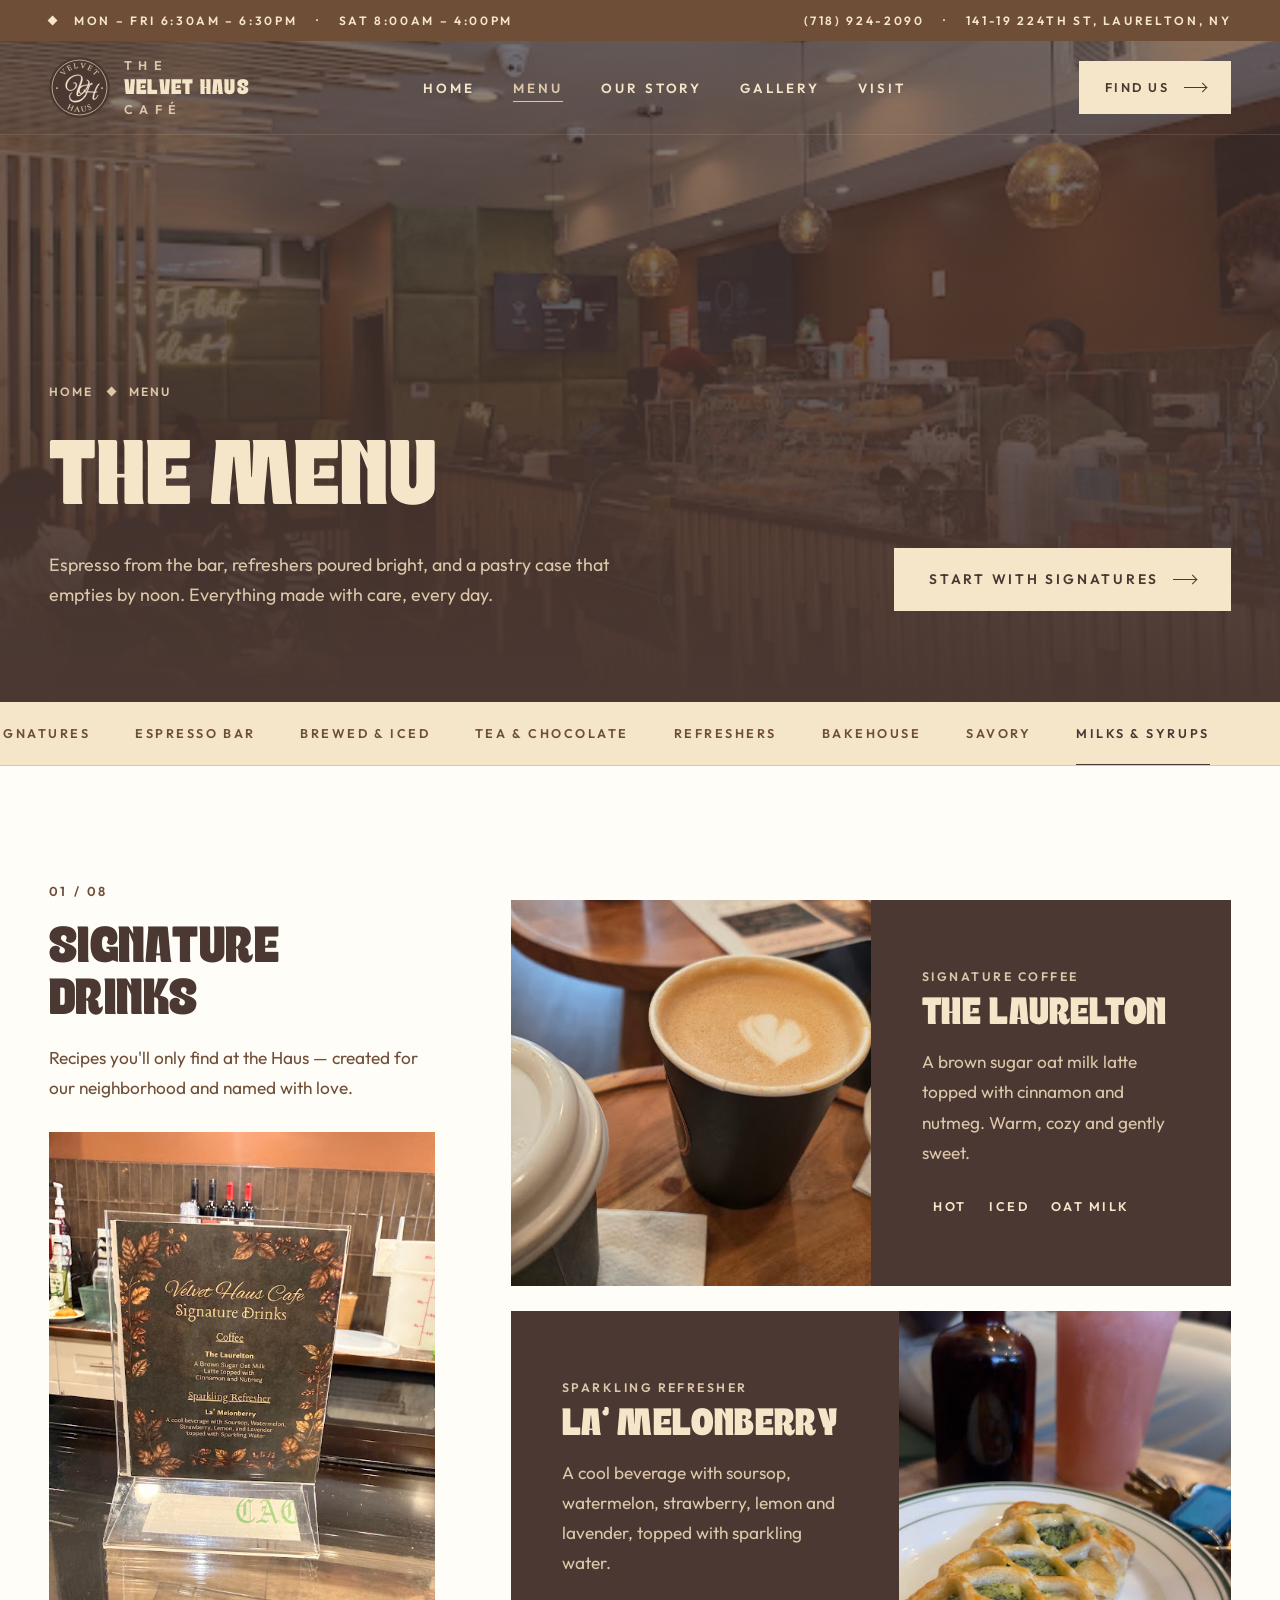
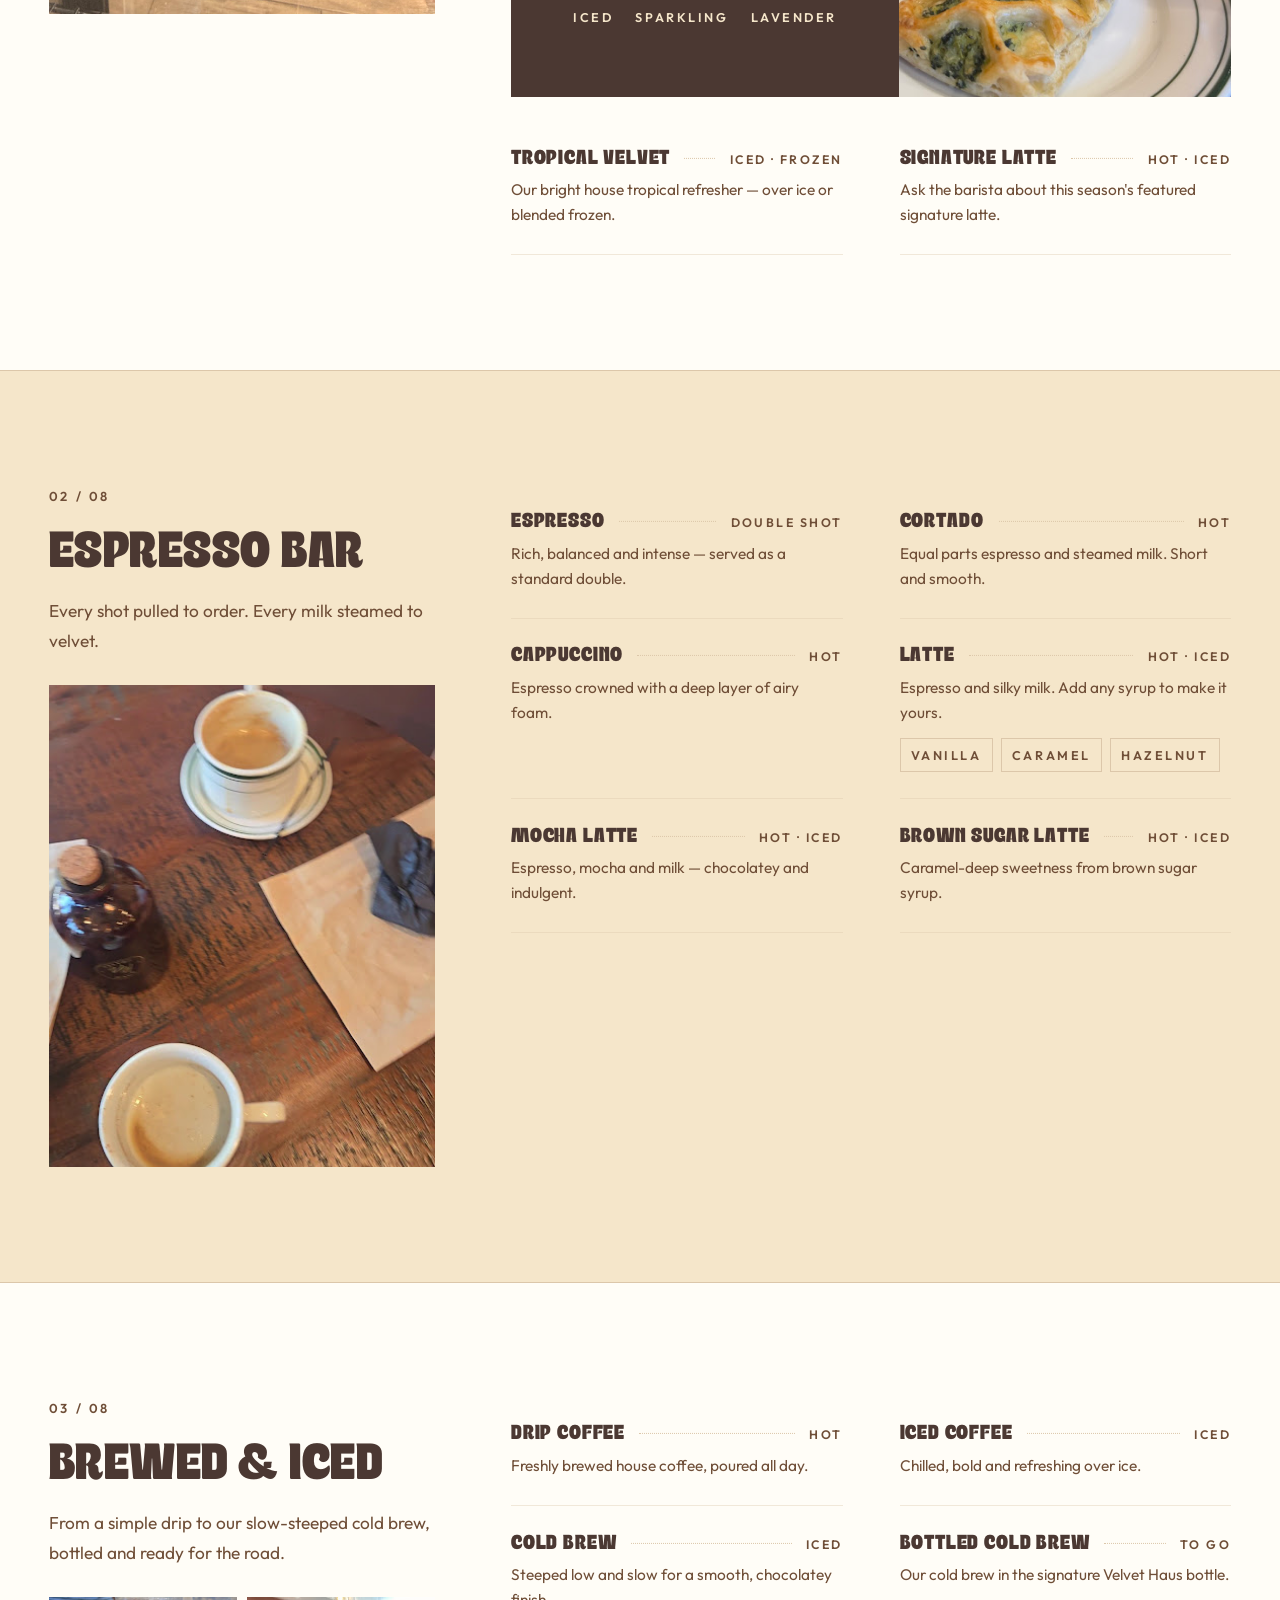
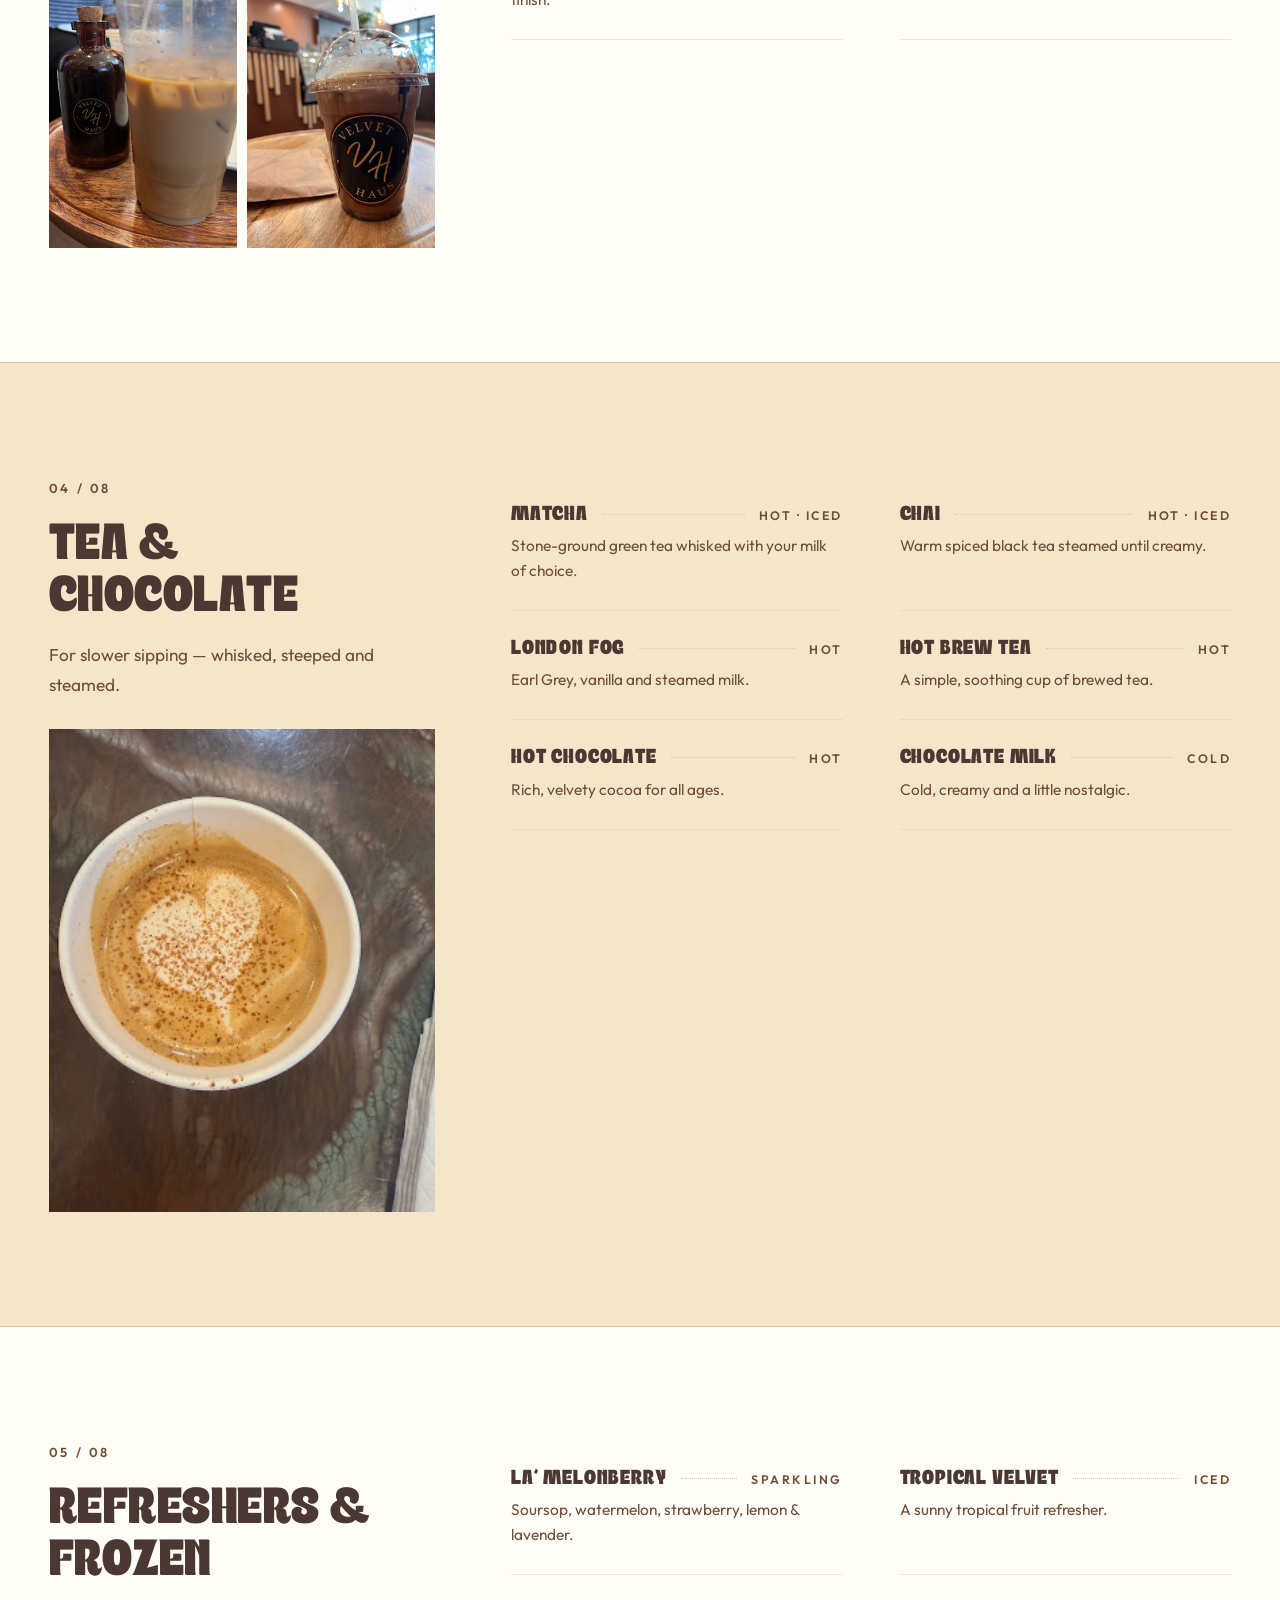
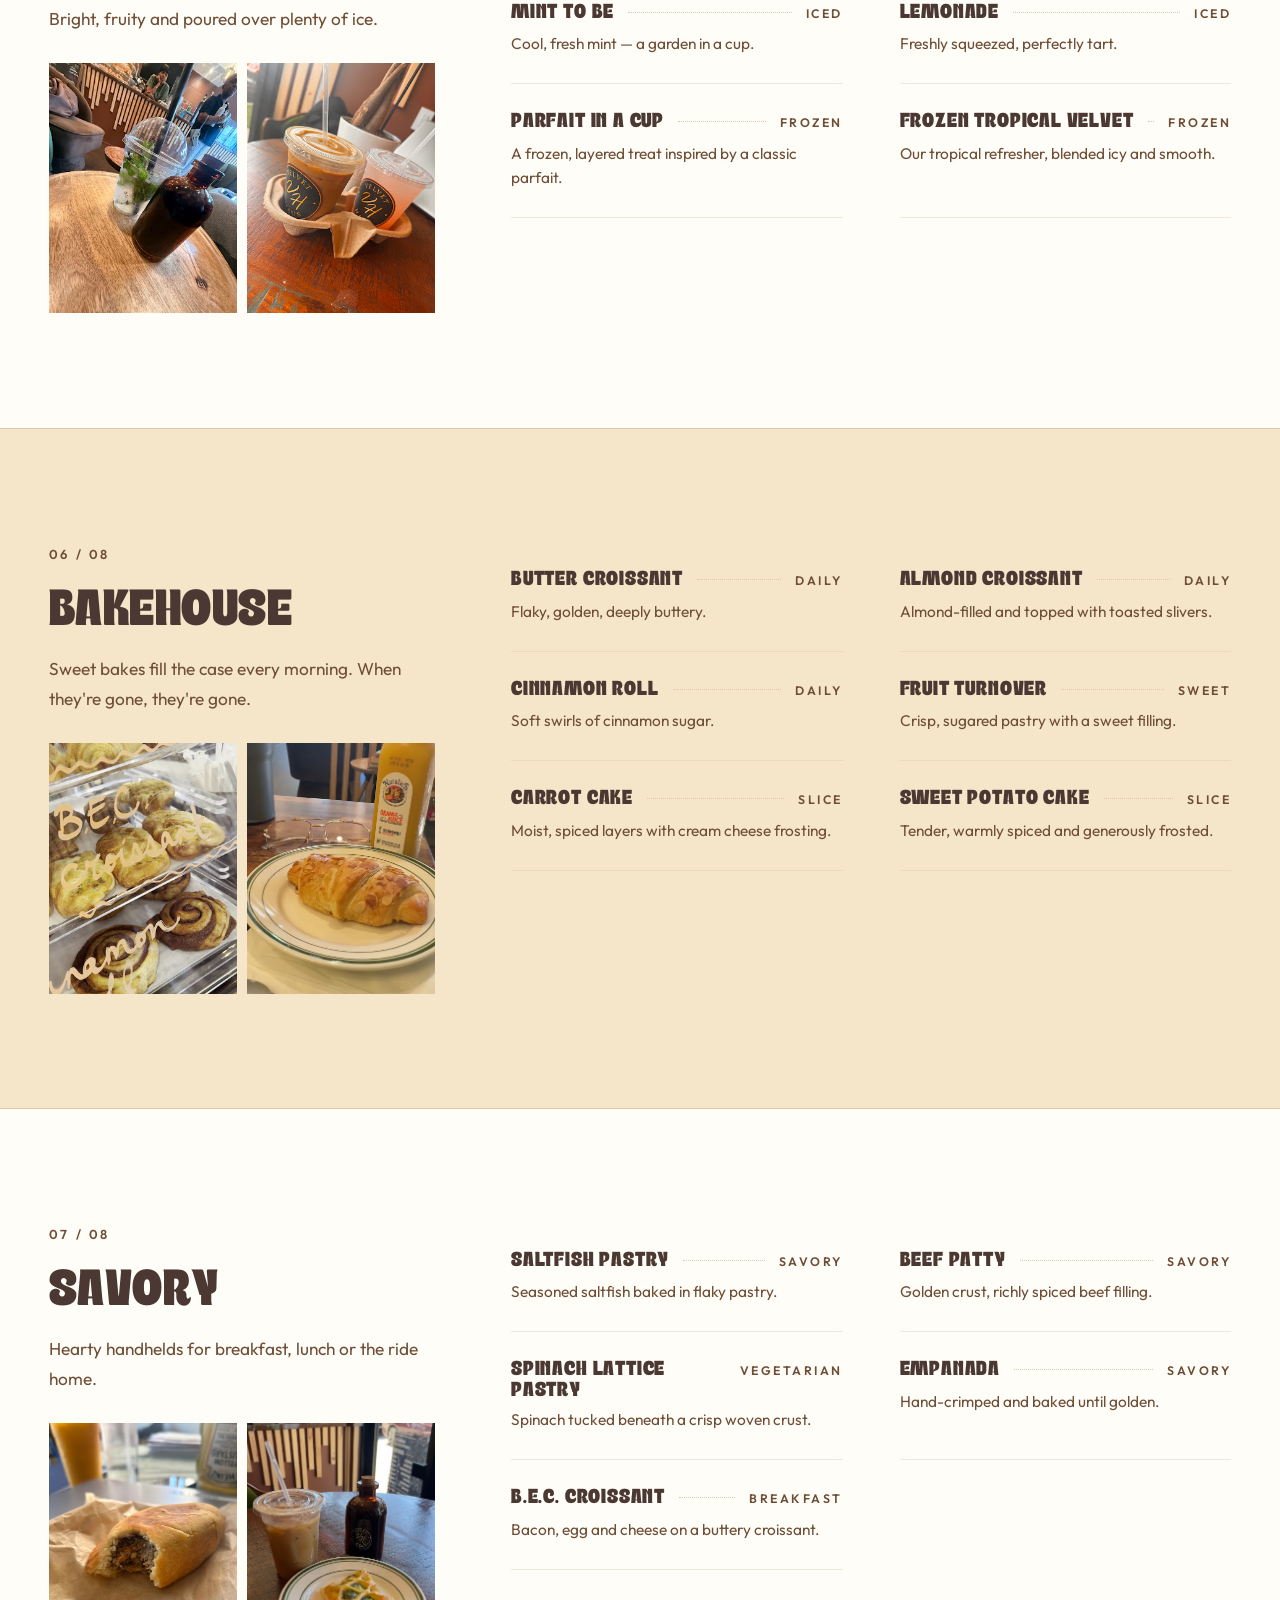
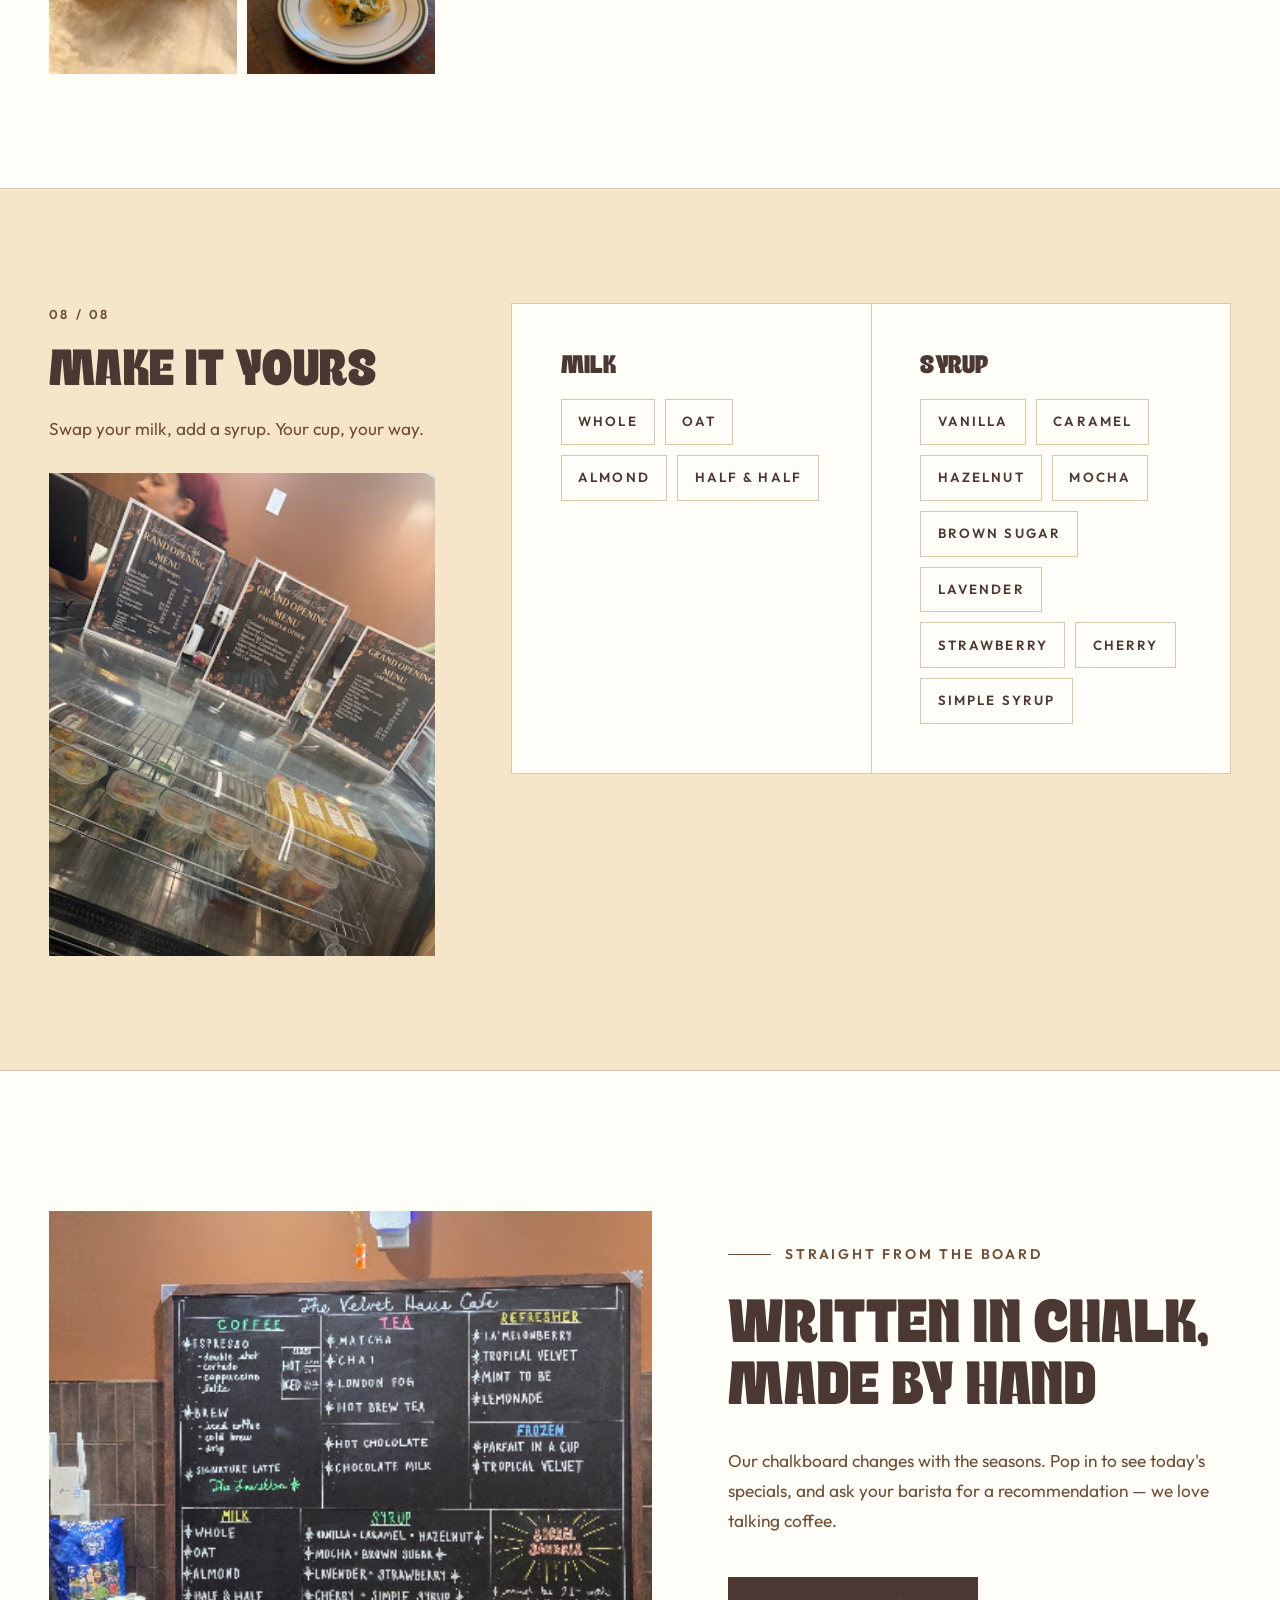
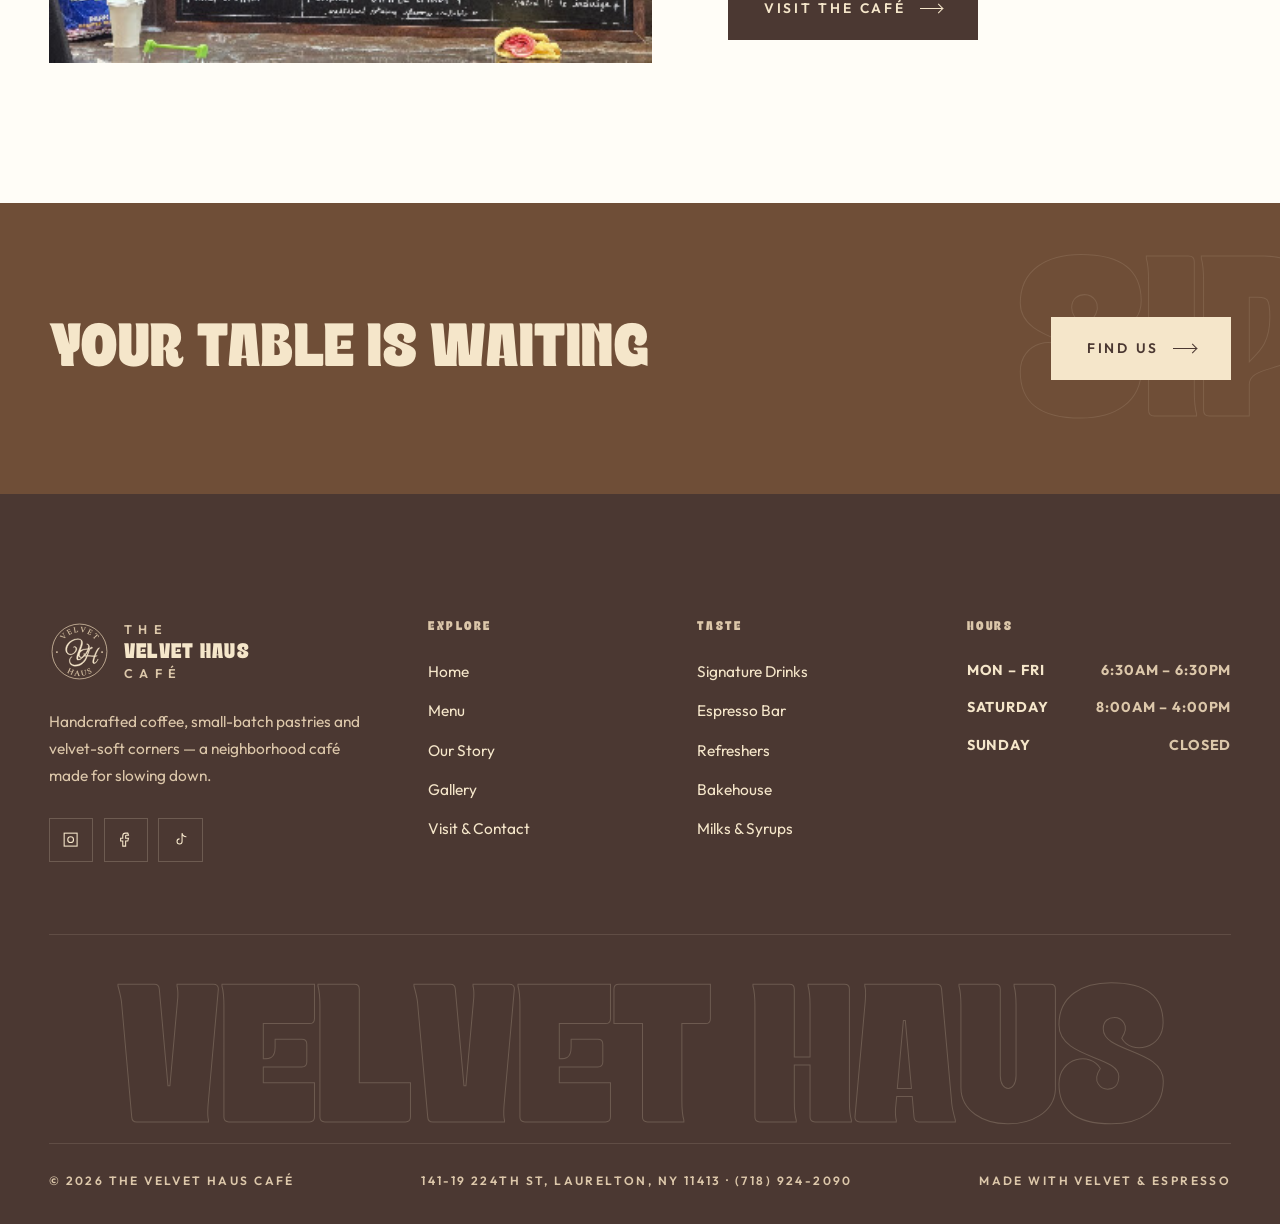
<file: menu.html>
<!DOCTYPE html>
<html lang="en">
<head>
  <meta charset="UTF-8">
  <meta name="viewport" content="width=device-width, initial-scale=1.0">
  <title>Menu — The Velvet Haus Café</title>
  <meta name="description" content="Explore the Velvet Haus menu — espresso, signature lattes, teas, sparkling refreshers, frozen drinks, croissants, savory pastries and cakes.">
  <meta name="theme-color" content="#4B3832">
  <meta property="og:title" content="Menu — The Velvet Haus Café">
  <meta property="og:description" content="Explore the Velvet Haus menu — espresso, signature lattes, teas, sparkling refreshers, frozen drinks, croissants, savory pastries and cakes.">
  <meta property="og:image" content="assets/images/unnamed%20%2859%29.jpg">
  <link rel="icon" href="assets/logo.svg" type="image/svg+xml">
  <link rel="preconnect" href="https://fonts.googleapis.com">
  <link rel="preconnect" href="https://fonts.gstatic.com" crossorigin>
  <link href="https://fonts.googleapis.com/css2?family=Outfit:wght@400;500;600;700&display=swap" rel="stylesheet">
  <link rel="stylesheet" href="css/style.css">
</head>
<body>

<header class="site-header">
  <div class="topbar">
    <div class="container">
      <div class="t-items"><span class="diamond"></span><span>Mon – Fri 6:30AM – 6:30PM</span><span class="t-hide">·</span><span class="t-hide">Sat 8:00AM – 4:00PM</span></div>
      <div class="t-items t-hide"><a href="tel:+17189242090">(718) 924-2090</a><span>·</span><span>141-19 224th St, Laurelton, NY</span></div>
    </div>
  </div>
  <nav class="navbar" aria-label="Main">
    <div class="container">
      <a href="index.html" class="logo" aria-label="The Velvet Haus Café home">
        <span class="logo-mark"><img src="assets/logo.svg" alt="" width="60" height="60"></span>
        <span class="logo-text"><small>THE</small><strong>VELVET HAUS</strong><small>CAFÉ</small></span>
      </a>
      <ul class="nav-links">
        <li><a href="index.html">Home</a></li>
        <li><a href="menu.html" class="active" aria-current="page">Menu</a></li>
        <li><a href="about.html">Our Story</a></li>
        <li><a href="gallery.html">Gallery</a></li>
        <li><a href="visit.html">Visit</a></li>
      </ul>
      <a href="visit.html" class="btn btn--light nav-cta">Find Us <span class="arrow"></span></a>
      <button class="menu-toggle" aria-label="Open menu" aria-expanded="false"><span></span><span></span><span></span></button>
    </div>
  </nav>
</header>

<div class="mobile-nav" aria-label="Mobile">
  <a class="m-link" href="index.html"><small>01</small>Home</a>
  <a class="m-link" href="menu.html"><small>02</small>Menu</a>
  <a class="m-link" href="about.html"><small>03</small>Our Story</a>
  <a class="m-link" href="gallery.html"><small>04</small>Gallery</a>
  <a class="m-link" href="visit.html"><small>05</small>Visit</a>
  <div class="m-foot">Mon – Fri 6:30AM – 6:30PM<br>Sat 8:00AM – 4:00PM · Sun Closed<br>141-19 224th St, Laurelton, NY 11413<br><a href="tel:+17189242090">(718) 924-2090</a></div>
</div>

<main>
<section class="page-hero">
  <div class="bg" data-parallax style="background-image:url('assets/images/unnamed%20%2895%29.jpg')"></div>
  <div class="container">
    <div class="crumbs"><a href="index.html">Home</a><span class="diamond"></span><span>Menu</span></div>
    <div class="hero-foot">
      <div>
        <h1>The Menu</h1>
        <p class="lead">Espresso from the bar, refreshers poured bright, and a pastry case that empties by noon. Everything made with care, every day.</p>
      </div>
      <a href="#signatures" class="btn btn--light">Start with Signatures <span class="arrow"></span></a>
    </div>
  </div>
</section>

<nav class="menu-nav" aria-label="Menu sections">
  <div class="container">
    <a href="#signatures" class="active">Signatures</a>
    <a href="#espresso">Espresso Bar</a>
    <a href="#brewed">Brewed &amp; Iced</a>
    <a href="#tea">Tea &amp; Chocolate</a>
    <a href="#refreshers">Refreshers</a>
    <a href="#bakehouse">Bakehouse</a>
    <a href="#savory">Savory</a>
    <a href="#customise">Milks &amp; Syrups</a>
  </div>
</nav>

<!-- 01 SIGNATURES -->
<section class="menu-block bg-white" id="signatures">
  <div class="container">
    <div class="menu-block-grid">
      <div class="menu-block-head reveal">
        <span class="num">01 / 08</span>
        <h2>Signature Drinks</h2>
        <p>Recipes you'll only find at the Haus — created for our neighborhood and named with love.</p>
        <div class="media"><img src="assets/images/unnamed%20%2882%29.jpg" alt="Velvet Haus Café signature drinks card on the counter" loading="lazy"></div>
      </div>
      <div>
        <div class="feature-drink reveal">
          <div class="media"><img src="assets/images/unnamed%20%2888%29.jpg" alt="The Laurelton latte with heart latte art" loading="lazy"></div>
          <div class="body">
            <span class="kind">Signature Coffee</span>
            <h3>The Laurelton</h3>
            <p>A brown sugar oat milk latte topped with cinnamon and nutmeg. Warm, cozy and gently sweet.</p>
            <div class="chips" style="margin-top:22px"><span class="chip chip--dark">Hot</span><span class="chip chip--dark">Iced</span><span class="chip chip--dark">Oat Milk</span></div>
          </div>
        </div>
        <div class="feature-drink reveal" style="margin-top:24px">
          <div class="body">
            <span class="kind">Sparkling Refresher</span>
            <h3>La' Melonberry</h3>
            <p>A cool beverage with soursop, watermelon, strawberry, lemon and lavender, topped with sparkling water.</p>
            <div class="chips" style="margin-top:22px"><span class="chip chip--dark">Iced</span><span class="chip chip--dark">Sparkling</span><span class="chip chip--dark">Lavender</span></div>
          </div>
          <div class="media"><img src="assets/images/unnamed%20%2840%29.jpg" alt="La' Melonberry pink refresher" loading="lazy"></div>
        </div>
        <div class="menu-items reveal" style="margin-top:24px">
          <div class="menu-item">
            <div class="menu-item-top"><h3>Tropical Velvet</h3><span class="dots"></span><span class="note">Iced · Frozen</span></div>
            <p>Our bright house tropical refresher — over ice or blended frozen.</p>
          </div>
          <div class="menu-item">
            <div class="menu-item-top"><h3>Signature Latte</h3><span class="dots"></span><span class="note">Hot · Iced</span></div>
            <p>Ask the barista about this season's featured signature latte.</p>
          </div>
        </div>
      </div>
    </div>
  </div>
</section>

<!-- 02 ESPRESSO -->
<section class="menu-block bg-cream" id="espresso">
  <div class="container">
    <div class="menu-block-grid">
      <div class="menu-block-head reveal">
        <span class="num">02 / 08</span>
        <h2>Espresso Bar</h2>
        <p>Every shot pulled to order. Every milk steamed to velvet.</p>
        <div class="media"><img src="assets/images/unnamed%20-%202026-09-24T045318.788.jpg" alt="Espresso and cappuccino cups on a wooden table" loading="lazy"></div>
      </div>
      <div class="menu-items reveal">
        <div class="menu-item"><div class="menu-item-top"><h3>Espresso</h3><span class="dots"></span><span class="note">Double Shot</span></div><p>Rich, balanced and intense — served as a standard double.</p></div>
        <div class="menu-item"><div class="menu-item-top"><h3>Cortado</h3><span class="dots"></span><span class="note">Hot</span></div><p>Equal parts espresso and steamed milk. Short and smooth.</p></div>
        <div class="menu-item"><div class="menu-item-top"><h3>Cappuccino</h3><span class="dots"></span><span class="note">Hot</span></div><p>Espresso crowned with a deep layer of airy foam.</p></div>
        <div class="menu-item"><div class="menu-item-top"><h3>Latte</h3><span class="dots"></span><span class="note">Hot · Iced</span></div><p>Espresso and silky milk. Add any syrup to make it yours.</p><div class="chips"><span class="chip">Vanilla</span><span class="chip">Caramel</span><span class="chip">Hazelnut</span></div></div>
        <div class="menu-item"><div class="menu-item-top"><h3>Mocha Latte</h3><span class="dots"></span><span class="note">Hot · Iced</span></div><p>Espresso, mocha and milk — chocolatey and indulgent.</p></div>
        <div class="menu-item"><div class="menu-item-top"><h3>Brown Sugar Latte</h3><span class="dots"></span><span class="note">Hot · Iced</span></div><p>Caramel-deep sweetness from brown sugar syrup.</p></div>
      </div>
    </div>
  </div>
</section>

<!-- 03 BREWED -->
<section class="menu-block bg-white" id="brewed">
  <div class="container">
    <div class="menu-block-grid">
      <div class="menu-block-head reveal">
        <span class="num">03 / 08</span>
        <h2>Brewed &amp; Iced</h2>
        <p>From a simple drip to our slow-steeped cold brew, bottled and ready for the road.</p>
        <div class="media duo">
          <img src="assets/images/unnamed%20-%202026-09-24T045318.782.jpg" alt="Iced coffee with house cold brew bottle" loading="lazy">
          <img src="assets/images/unnamed%20%2832%29.jpg" alt="Iced mocha in a Velvet Haus cup" loading="lazy">
        </div>
      </div>
      <div class="menu-items reveal">
        <div class="menu-item"><div class="menu-item-top"><h3>Drip Coffee</h3><span class="dots"></span><span class="note">Hot</span></div><p>Freshly brewed house coffee, poured all day.</p></div>
        <div class="menu-item"><div class="menu-item-top"><h3>Iced Coffee</h3><span class="dots"></span><span class="note">Iced</span></div><p>Chilled, bold and refreshing over ice.</p></div>
        <div class="menu-item"><div class="menu-item-top"><h3>Cold Brew</h3><span class="dots"></span><span class="note">Iced</span></div><p>Steeped low and slow for a smooth, chocolatey finish.</p></div>
        <div class="menu-item"><div class="menu-item-top"><h3>Bottled Cold Brew</h3><span class="dots"></span><span class="note">To Go</span></div><p>Our cold brew in the signature Velvet Haus bottle.</p></div>
      </div>
    </div>
  </div>
</section>

<!-- 04 TEA -->
<section class="menu-block bg-cream" id="tea">
  <div class="container">
    <div class="menu-block-grid">
      <div class="menu-block-head reveal">
        <span class="num">04 / 08</span>
        <h2>Tea &amp; Chocolate</h2>
        <p>For slower sipping — whisked, steeped and steamed.</p>
        <div class="media"><img src="assets/images/unnamed%20%2896%29.jpg" alt="Creamy latte in a white cup from above" loading="lazy"></div>
      </div>
      <div class="menu-items reveal">
        <div class="menu-item"><div class="menu-item-top"><h3>Matcha</h3><span class="dots"></span><span class="note">Hot · Iced</span></div><p>Stone-ground green tea whisked with your milk of choice.</p></div>
        <div class="menu-item"><div class="menu-item-top"><h3>Chai</h3><span class="dots"></span><span class="note">Hot · Iced</span></div><p>Warm spiced black tea steamed until creamy.</p></div>
        <div class="menu-item"><div class="menu-item-top"><h3>London Fog</h3><span class="dots"></span><span class="note">Hot</span></div><p>Earl Grey, vanilla and steamed milk.</p></div>
        <div class="menu-item"><div class="menu-item-top"><h3>Hot Brew Tea</h3><span class="dots"></span><span class="note">Hot</span></div><p>A simple, soothing cup of brewed tea.</p></div>
        <div class="menu-item"><div class="menu-item-top"><h3>Hot Chocolate</h3><span class="dots"></span><span class="note">Hot</span></div><p>Rich, velvety cocoa for all ages.</p></div>
        <div class="menu-item"><div class="menu-item-top"><h3>Chocolate Milk</h3><span class="dots"></span><span class="note">Cold</span></div><p>Cold, creamy and a little nostalgic.</p></div>
      </div>
    </div>
  </div>
</section>

<!-- 05 REFRESHERS -->
<section class="menu-block bg-white" id="refreshers">
  <div class="container">
    <div class="menu-block-grid">
      <div class="menu-block-head reveal">
        <span class="num">05 / 08</span>
        <h2>Refreshers &amp; Frozen</h2>
        <p>Bright, fruity and poured over plenty of ice.</p>
        <div class="media duo">
          <img src="assets/images/unnamed%20%2877%29.jpg" alt="Mint refresher beside a cold brew bottle" loading="lazy">
          <img src="assets/images/unnamed%20%2874%29.jpg" alt="Iced coffee and pink refresher in a carrier" loading="lazy">
        </div>
      </div>
      <div class="menu-items reveal">
        <div class="menu-item"><div class="menu-item-top"><h3>La' Melonberry</h3><span class="dots"></span><span class="note">Sparkling</span></div><p>Soursop, watermelon, strawberry, lemon &amp; lavender.</p></div>
        <div class="menu-item"><div class="menu-item-top"><h3>Tropical Velvet</h3><span class="dots"></span><span class="note">Iced</span></div><p>A sunny tropical fruit refresher.</p></div>
        <div class="menu-item"><div class="menu-item-top"><h3>Mint to Be</h3><span class="dots"></span><span class="note">Iced</span></div><p>Cool, fresh mint — a garden in a cup.</p></div>
        <div class="menu-item"><div class="menu-item-top"><h3>Lemonade</h3><span class="dots"></span><span class="note">Iced</span></div><p>Freshly squeezed, perfectly tart.</p></div>
        <div class="menu-item"><div class="menu-item-top"><h3>Parfait in a Cup</h3><span class="dots"></span><span class="note">Frozen</span></div><p>A frozen, layered treat inspired by a classic parfait.</p></div>
        <div class="menu-item"><div class="menu-item-top"><h3>Frozen Tropical Velvet</h3><span class="dots"></span><span class="note">Frozen</span></div><p>Our tropical refresher, blended icy and smooth.</p></div>
      </div>
    </div>
  </div>
</section>

<!-- 06 BAKEHOUSE -->
<section class="menu-block bg-cream" id="bakehouse">
  <div class="container">
    <div class="menu-block-grid">
      <div class="menu-block-head reveal">
        <span class="num">06 / 08</span>
        <h2>Bakehouse</h2>
        <p>Sweet bakes fill the case every morning. When they're gone, they're gone.</p>
        <div class="media duo">
          <img src="assets/images/unnamed%20%2898%29.jpg" alt="Pastry case with cinnamon rolls and breakfast croissants" loading="lazy">
          <img src="assets/images/unnamed%20%2850%29.jpg" alt="Almond croissant on a plate with orange juice" loading="lazy">
        </div>
      </div>
      <div class="menu-items reveal">
        <div class="menu-item"><div class="menu-item-top"><h3>Butter Croissant</h3><span class="dots"></span><span class="note">Daily</span></div><p>Flaky, golden, deeply buttery.</p></div>
        <div class="menu-item"><div class="menu-item-top"><h3>Almond Croissant</h3><span class="dots"></span><span class="note">Daily</span></div><p>Almond-filled and topped with toasted slivers.</p></div>
        <div class="menu-item"><div class="menu-item-top"><h3>Cinnamon Roll</h3><span class="dots"></span><span class="note">Daily</span></div><p>Soft swirls of cinnamon sugar.</p></div>
        <div class="menu-item"><div class="menu-item-top"><h3>Fruit Turnover</h3><span class="dots"></span><span class="note">Sweet</span></div><p>Crisp, sugared pastry with a sweet filling.</p></div>
        <div class="menu-item"><div class="menu-item-top"><h3>Carrot Cake</h3><span class="dots"></span><span class="note">Slice</span></div><p>Moist, spiced layers with cream cheese frosting.</p></div>
        <div class="menu-item"><div class="menu-item-top"><h3>Sweet Potato Cake</h3><span class="dots"></span><span class="note">Slice</span></div><p>Tender, warmly spiced and generously frosted.</p></div>
      </div>
    </div>
  </div>
</section>

<!-- 07 SAVORY -->
<section class="menu-block bg-white" id="savory">
  <div class="container">
    <div class="menu-block-grid">
      <div class="menu-block-head reveal">
        <span class="num">07 / 08</span>
        <h2>Savory</h2>
        <p>Hearty handhelds for breakfast, lunch or the ride home.</p>
        <div class="media duo">
          <img src="assets/images/unnamed%20%2897%29.jpg" alt="Savory beef-filled pastry" loading="lazy">
          <img src="assets/images/unnamed%20-%202026-09-24T045318.607.jpg" alt="Spinach lattice pastry with iced coffee" loading="lazy">
        </div>
      </div>
      <div class="menu-items reveal">
        <div class="menu-item"><div class="menu-item-top"><h3>Saltfish Pastry</h3><span class="dots"></span><span class="note">Savory</span></div><p>Seasoned saltfish baked in flaky pastry.</p></div>
        <div class="menu-item"><div class="menu-item-top"><h3>Beef Patty</h3><span class="dots"></span><span class="note">Savory</span></div><p>Golden crust, richly spiced beef filling.</p></div>
        <div class="menu-item"><div class="menu-item-top"><h3>Spinach Lattice Pastry</h3><span class="dots"></span><span class="note">Vegetarian</span></div><p>Spinach tucked beneath a crisp woven crust.</p></div>
        <div class="menu-item"><div class="menu-item-top"><h3>Empanada</h3><span class="dots"></span><span class="note">Savory</span></div><p>Hand-crimped and baked until golden.</p></div>
        <div class="menu-item"><div class="menu-item-top"><h3>B.E.C. Croissant</h3><span class="dots"></span><span class="note">Breakfast</span></div><p>Bacon, egg and cheese on a buttery croissant.</p></div>
      </div>
    </div>
  </div>
</section>

<!-- 08 CUSTOMISE -->
<section class="menu-block bg-cream" id="customise">
  <div class="container">
    <div class="menu-block-grid">
      <div class="menu-block-head reveal">
        <span class="num">08 / 08</span>
        <h2>Make It Yours</h2>
        <p>Swap your milk, add a syrup. Your cup, your way.</p>
        <div class="media"><img src="assets/images/unnamed%20%2856%29.jpg" alt="Grand opening menus above the pastry case" loading="lazy"></div>
      </div>
      <div class="custom-grid reveal">
        <div>
          <h3>Milk</h3>
          <ul><li>Whole</li><li>Oat</li><li>Almond</li><li>Half &amp; Half</li></ul>
        </div>
        <div>
          <h3>Syrup</h3>
          <ul><li>Vanilla</li><li>Caramel</li><li>Hazelnut</li><li>Mocha</li><li>Brown Sugar</li><li>Lavender</li><li>Strawberry</li><li>Cherry</li><li>Simple Syrup</li></ul>
        </div>
      </div>
    </div>
  </div>
</section>

<!-- CHALKBOARD -->
<section class="section bg-white">
  <div class="container board-band">
    <div class="media reveal"><img src="assets/images/unnamed%20%2852%29.jpg" alt="The Velvet Haus Café chalkboard menu" loading="lazy"></div>
    <div class="text-block">
      <span class="eyebrow reveal">Straight from the Board</span>
      <h2 class="reveal">Written in Chalk, Made by Hand</h2>
      <p class="muted reveal">Our chalkboard changes with the seasons. Pop in to see today's specials, and ask your barista for a recommendation — we love talking coffee.</p>
      <a href="visit.html" class="btn reveal">Visit the Café <span class="arrow"></span></a>
    </div>
  </div>
</section>

<section class="cta-band">
  <div class="ghost-word" aria-hidden="true">Sip</div>
  <div class="container">
    <h2 class="reveal">Your Table Is Waiting</h2>
    <a href="visit.html" class="btn btn--light reveal">Find Us <span class="arrow"></span></a>
  </div>
</section>
</main>

<footer class="site-footer">
  <div class="container">
    <div class="footer-top">
      <div>
        <a href="index.html" class="logo">
          <span class="logo-mark"><img src="assets/logo.svg" alt="" width="60" height="60"></span>
          <span class="logo-text"><small>THE</small><strong>VELVET HAUS</strong><small>CAFÉ</small></span>
        </a>
        <p>Handcrafted coffee, small-batch pastries and velvet-soft corners — a neighborhood café made for slowing down.</p>
        <div class="socials">
          <a href="https://www.instagram.com/thevelvethauscafe/" target="_blank" rel="noopener" aria-label="Instagram @thevelvethauscafe"><svg viewBox="0 0 24 24"><rect x="3" y="3" width="18" height="18"/><circle cx="12" cy="12" r="4"/><path d="M17.5 6.5h.01"/></svg></a>
          <a href="#" aria-label="Facebook"><svg viewBox="0 0 24 24"><path d="M15 3h-3a4 4 0 0 0-4 4v3H5v4h3v7h4v-7h3l1-4h-4V7a1 1 0 0 1 1-1h3z"/></svg></a>
          <a href="#" aria-label="TikTok"><svg viewBox="0 0 24 24"><path d="M14 3v11.5a3.5 3.5 0 1 1-3.5-3.5M14 3c.5 3 2.5 5 6 5"/></svg></a>
        </div>
      </div>
      <div>
        <h4>Explore</h4>
        <ul>
          <li><a href="index.html">Home</a></li>
          <li><a href="menu.html">Menu</a></li>
          <li><a href="about.html">Our Story</a></li>
          <li><a href="gallery.html">Gallery</a></li>
          <li><a href="visit.html">Visit &amp; Contact</a></li>
        </ul>
      </div>
      <div>
        <h4>Taste</h4>
        <ul>
          <li><a href="menu.html#signatures">Signature Drinks</a></li>
          <li><a href="menu.html#espresso">Espresso Bar</a></li>
          <li><a href="menu.html#refreshers">Refreshers</a></li>
          <li><a href="menu.html#bakehouse">Bakehouse</a></li>
          <li><a href="menu.html#customise">Milks &amp; Syrups</a></li>
        </ul>
      </div>
      <div>
        <h4>Hours</h4>
        <ul class="footer-hours">
          <li><span>Mon – Fri</span><span>6:30AM – 6:30PM</span></li>
          <li><span>Saturday</span><span>8:00AM – 4:00PM</span></li>
          <li><span>Sunday</span><span>Closed</span></li>
        </ul>
      </div>
    </div>
    <div class="footer-word" aria-hidden="true">Velvet Haus</div>
    <div class="footer-bottom">
      <span>© <span data-year>2026</span> The Velvet Haus Café</span>
      <span>141-19 224th St, Laurelton, NY 11413 · <a href="tel:+17189242090">(718) 924-2090</a></span>
      <span>Made with velvet &amp; espresso</span>
    </div>
  </div>
</footer>

<button class="back-top" aria-label="Back to top"><svg viewBox="0 0 24 24"><path d="M12 19V5M5 12l7-7 7 7"/></svg></button>

<script src="js/main.js"></script>
</body>
</html>
</file>
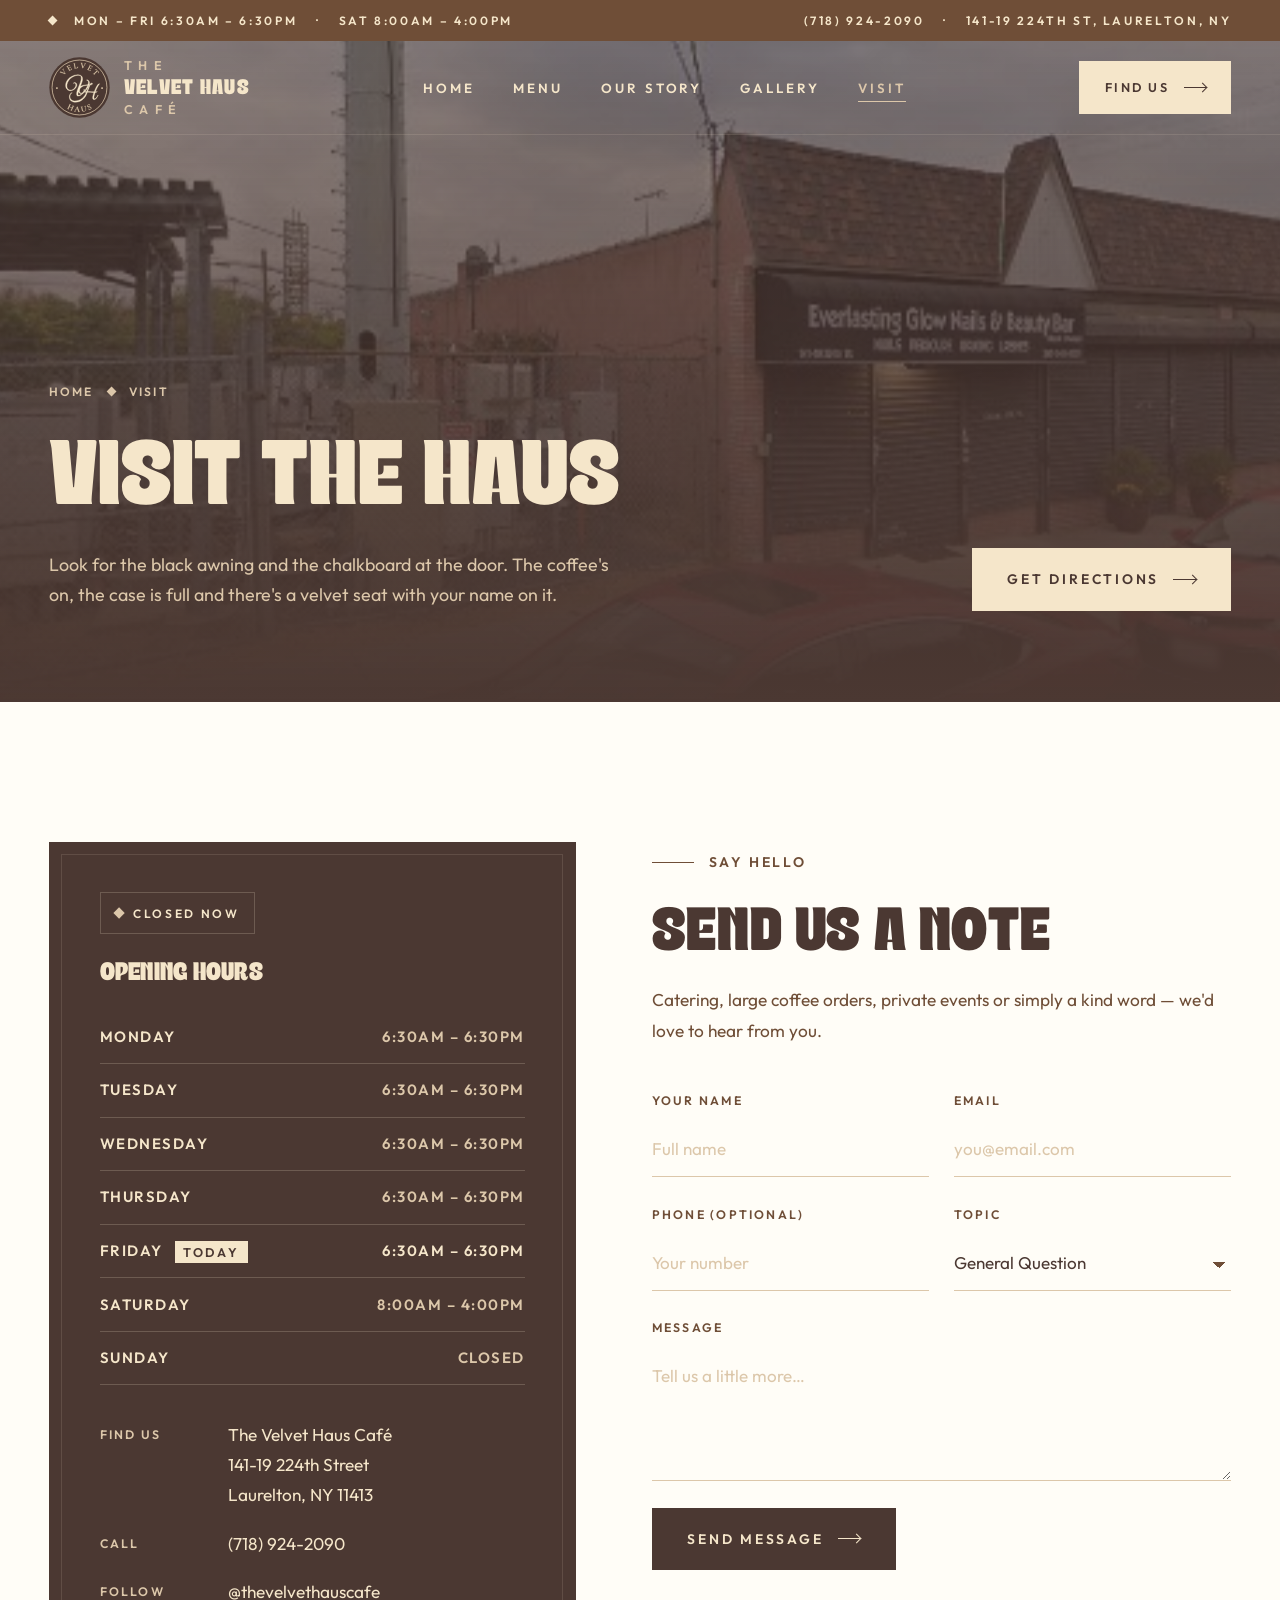
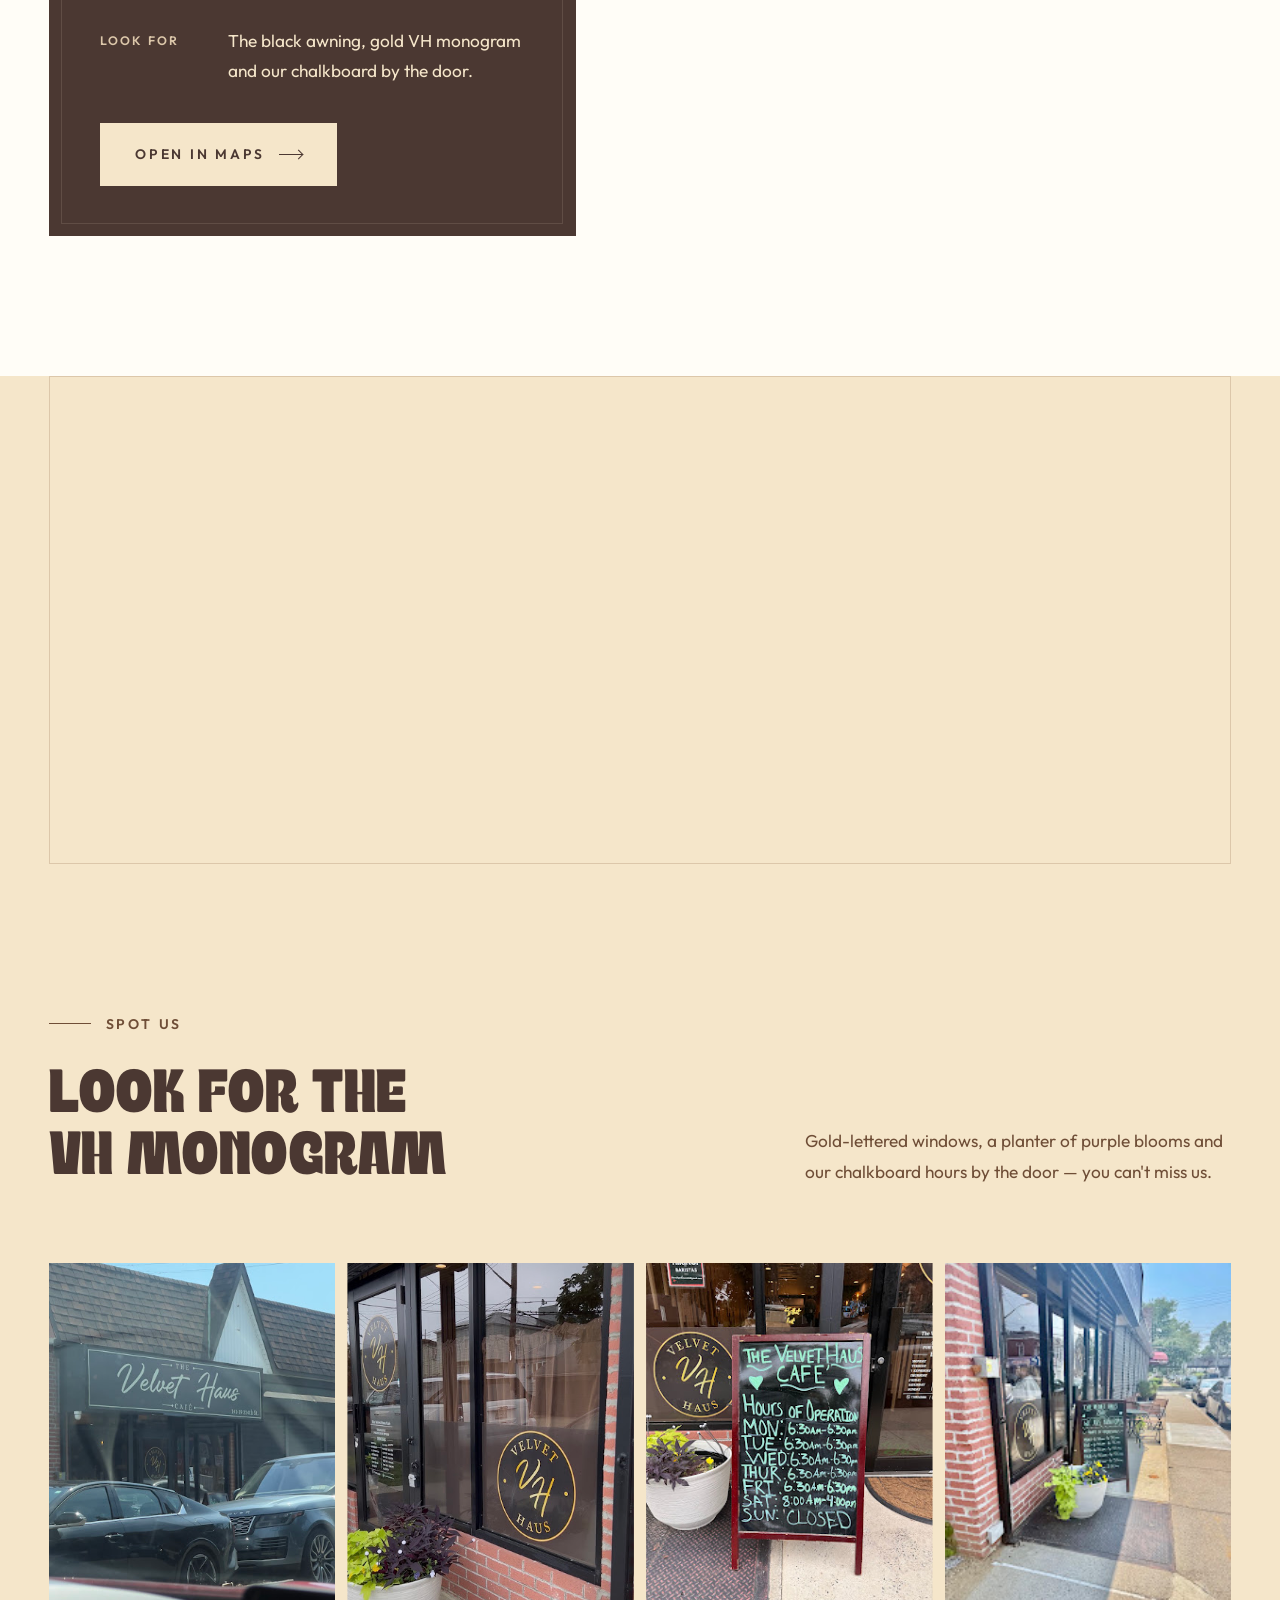
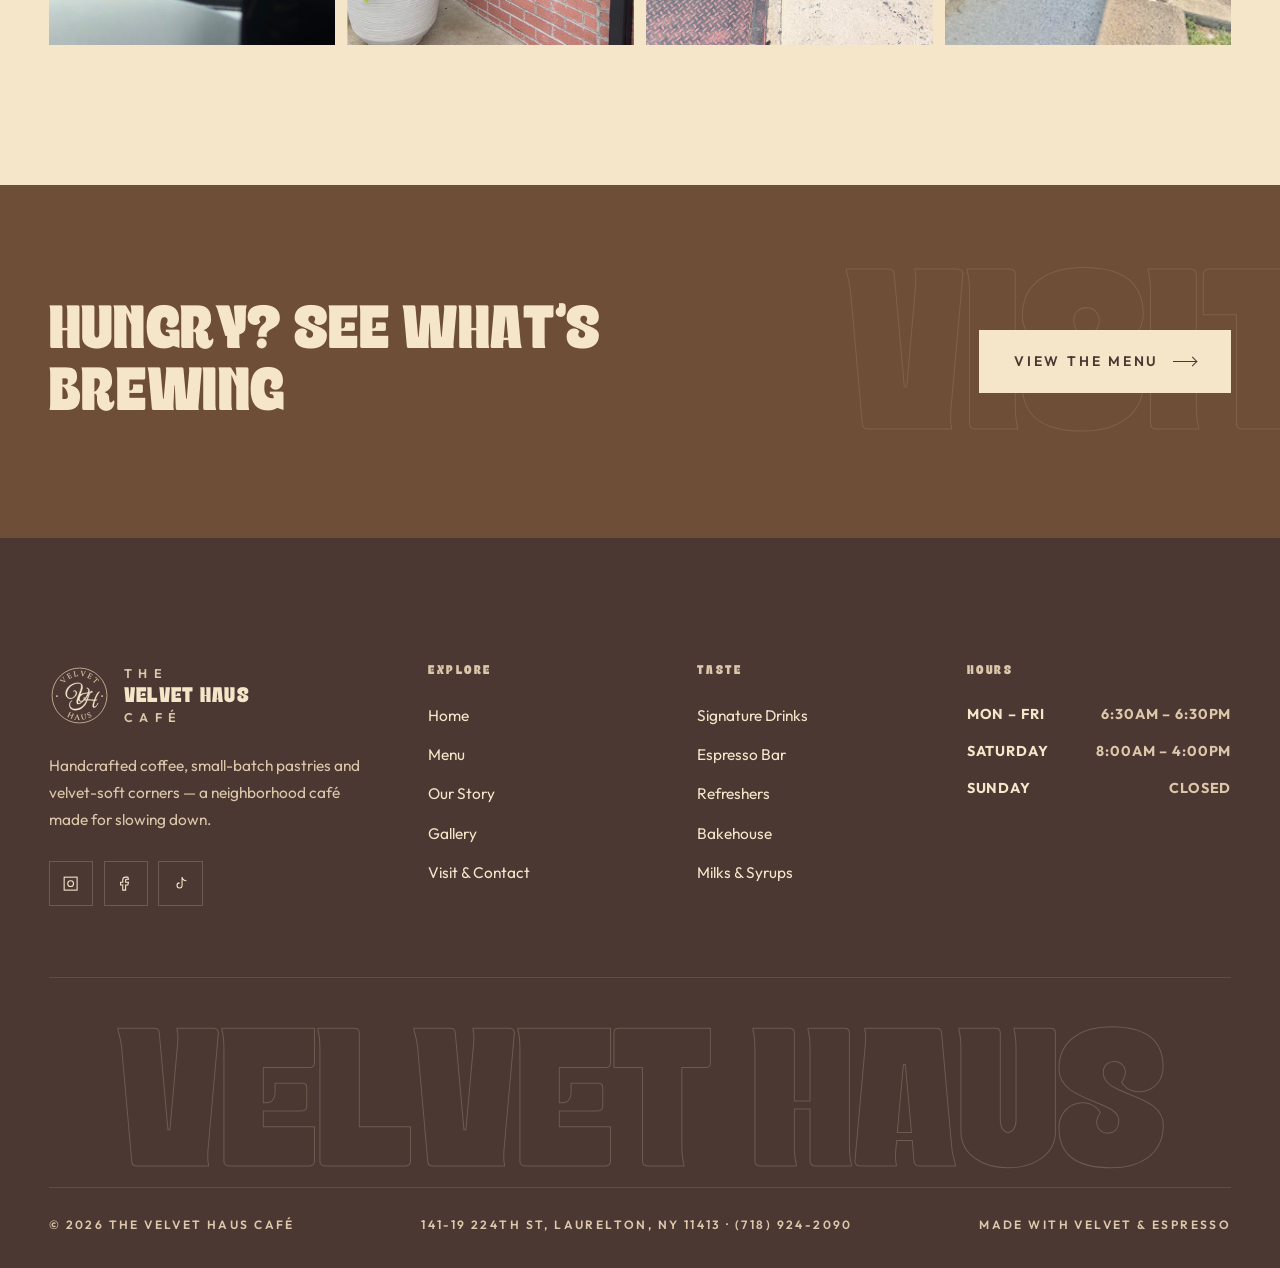
<file: visit.html>
<!DOCTYPE html>
<html lang="en">
<head>
  <meta charset="UTF-8">
  <meta name="viewport" content="width=device-width, initial-scale=1.0">
  <title>Visit & Contact — The Velvet Haus Café</title>
  <meta name="description" content="Find The Velvet Haus Café in Laurelton, Queens. Open Monday to Friday 6:30AM–6:30PM and Saturday 8AM–4PM. Get directions or send us a message.">
  <meta name="theme-color" content="#4B3832">
  <meta property="og:title" content="Visit & Contact — The Velvet Haus Café">
  <meta property="og:description" content="Find The Velvet Haus Café in Laurelton, Queens. Open Monday to Friday 6:30AM–6:30PM and Saturday 8AM–4PM. Get directions or send us a message.">
  <meta property="og:image" content="assets/images/unnamed%20%2859%29.jpg">
  <link rel="icon" href="assets/logo.svg" type="image/svg+xml">
  <link rel="preconnect" href="https://fonts.googleapis.com">
  <link rel="preconnect" href="https://fonts.gstatic.com" crossorigin>
  <link href="https://fonts.googleapis.com/css2?family=Outfit:wght@400;500;600;700&display=swap" rel="stylesheet">
  <link rel="stylesheet" href="css/style.css">
</head>
<body>

<header class="site-header">
  <div class="topbar">
    <div class="container">
      <div class="t-items"><span class="diamond"></span><span>Mon – Fri 6:30AM – 6:30PM</span><span class="t-hide">·</span><span class="t-hide">Sat 8:00AM – 4:00PM</span></div>
      <div class="t-items t-hide"><a href="tel:+17189242090">(718) 924-2090</a><span>·</span><span>141-19 224th St, Laurelton, NY</span></div>
    </div>
  </div>
  <nav class="navbar" aria-label="Main">
    <div class="container">
      <a href="index.html" class="logo" aria-label="The Velvet Haus Café home">
        <span class="logo-mark"><img src="assets/logo.svg" alt="" width="60" height="60"></span>
        <span class="logo-text"><small>THE</small><strong>VELVET HAUS</strong><small>CAFÉ</small></span>
      </a>
      <ul class="nav-links">
        <li><a href="index.html">Home</a></li>
        <li><a href="menu.html">Menu</a></li>
        <li><a href="about.html">Our Story</a></li>
        <li><a href="gallery.html">Gallery</a></li>
        <li><a href="visit.html" class="active" aria-current="page">Visit</a></li>
      </ul>
      <a href="visit.html" class="btn btn--light nav-cta">Find Us <span class="arrow"></span></a>
      <button class="menu-toggle" aria-label="Open menu" aria-expanded="false"><span></span><span></span><span></span></button>
    </div>
  </nav>
</header>

<div class="mobile-nav" aria-label="Mobile">
  <a class="m-link" href="index.html"><small>01</small>Home</a>
  <a class="m-link" href="menu.html"><small>02</small>Menu</a>
  <a class="m-link" href="about.html"><small>03</small>Our Story</a>
  <a class="m-link" href="gallery.html"><small>04</small>Gallery</a>
  <a class="m-link" href="visit.html"><small>05</small>Visit</a>
  <div class="m-foot">Mon – Fri 6:30AM – 6:30PM<br>Sat 8:00AM – 4:00PM · Sun Closed<br>141-19 224th St, Laurelton, NY 11413<br><a href="tel:+17189242090">(718) 924-2090</a></div>
</div>

<main>
<section class="page-hero">
  <div class="bg" data-parallax style="background-image:url('assets/images/thumbnail.jpg')"></div>
  <div class="container">
    <div class="crumbs"><a href="index.html">Home</a><span class="diamond"></span><span>Visit</span></div>
    <div class="hero-foot">
      <div>
        <h1>Visit the Haus</h1>
        <p class="lead">Look for the black awning and the chalkboard at the door. The coffee's on, the case is full and there's a velvet seat with your name on it.</p>
      </div>
      <a href="https://www.google.com/maps/place/The+Velvet+Haus+Cafe/@40.6691639,-73.7512615,17z/data=!3m1!4b1!4m6!3m5!1s0x89c2670077fae603:0x1427a94fb066499b!8m2!3d40.6691639!4d-73.7512615!16s%2Fg%2F11z911cjzd" target="_blank" rel="noopener" class="btn btn--light">Get Directions <span class="arrow"></span></a>
    </div>
  </div>
</section>

<section class="section bg-white">
  <div class="container contact-grid">
    <div class="card-dark reveal">
      <div class="status"><i></i><span>Checking hours…</span></div>
      <h3>Opening Hours</h3>
      <table class="hours">
        <tr data-day="1"><td>Monday</td><td>6:30AM – 6:30PM</td></tr>
        <tr data-day="2"><td>Tuesday</td><td>6:30AM – 6:30PM</td></tr>
        <tr data-day="3"><td>Wednesday</td><td>6:30AM – 6:30PM</td></tr>
        <tr data-day="4"><td>Thursday</td><td>6:30AM – 6:30PM</td></tr>
        <tr data-day="5"><td>Friday</td><td>6:30AM – 6:30PM</td></tr>
        <tr data-day="6"><td>Saturday</td><td>8:00AM – 4:00PM</td></tr>
        <tr data-day="0"><td>Sunday</td><td>Closed</td></tr>
      </table>
      <div class="info-list">
        <div><span>Find Us</span><p>The Velvet Haus Café<br>141-19 224th Street<br>Laurelton, NY 11413</p></div>
        <div><span>Call</span><p><a href="tel:+17189242090">(718) 924-2090</a></p></div>
        <div><span>Follow</span><p><a href="https://www.instagram.com/thevelvethauscafe/" target="_blank" rel="noopener">@thevelvethauscafe</a></p></div>
        <div><span>Look For</span><p>The black awning, gold VH monogram and our chalkboard by the door.</p></div>
      </div>
      <div class="btn-row">
        <a href="https://www.google.com/maps/place/The+Velvet+Haus+Cafe/@40.6691639,-73.7512615,17z/data=!3m1!4b1!4m6!3m5!1s0x89c2670077fae603:0x1427a94fb066499b!8m2!3d40.6691639!4d-73.7512615!16s%2Fg%2F11z911cjzd" target="_blank" rel="noopener" class="btn btn--light">Open in Maps <span class="arrow"></span></a>
      </div>
    </div>

    <div>
      <span class="eyebrow reveal">Say Hello</span>
      <h2 class="reveal" style="margin-bottom:22px">Send Us a Note</h2>
      <p class="muted reveal" style="margin-bottom:44px">Catering, large coffee orders, private events or simply a kind word — we'd love to hear from you.</p>
      <form id="contact-form" class="form reveal" novalidate>
        <div class="field"><label for="f-name">Your Name</label><input id="f-name" name="name" type="text" placeholder="Full name" required></div>
        <div class="field"><label for="f-email">Email</label><input id="f-email" name="email" type="email" placeholder="you@email.com" required></div>
        <div class="field"><label for="f-phone">Phone (Optional)</label><input id="f-phone" name="phone" type="tel" placeholder="Your number"></div>
        <div class="field"><label for="f-topic">Topic</label>
          <select id="f-topic" name="topic">
            <option>General Question</option>
            <option>Catering &amp; Large Orders</option>
            <option>Private Events</option>
            <option>Feedback</option>
          </select>
        </div>
        <div class="field full"><label for="f-msg">Message</label><textarea id="f-msg" name="message" placeholder="Tell us a little more…" required></textarea></div>
        <button type="submit" class="btn">Send Message <span class="arrow"></span></button>
        <p class="form-note" role="status" aria-live="polite"></p>
      </form>
    </div>
  </div>
</section>

<section class="section bg-cream" style="padding-top:0">
  <div class="container">
    <div class="map-wrap reveal">
      <iframe title="Map to The Velvet Haus Café" src="https://www.google.com/maps?q=The+Velvet+Haus+Cafe,+141-19+224th+St,+Laurelton,+NY+11413&amp;ll=40.6691639,-73.7512615&amp;z=17&amp;output=embed" loading="lazy" referrerpolicy="no-referrer-when-downgrade"></iframe>
    </div>
  </div>
</section>

<section class="section bg-cream" style="padding-top:0">
  <div class="container">
    <div class="section-head">
      <div>
        <span class="eyebrow reveal">Spot Us</span>
        <h2 class="reveal">Look for the<br>VH Monogram</h2>
      </div>
      <p class="muted reveal">Gold-lettered windows, a planter of purple blooms and our chalkboard hours by the door — you can't miss us.</p>
    </div>
    <div class="exterior-row">
      <figure class="reveal-img"><img src="assets/images/unnamed%20%2827%29.jpg" alt="The Velvet Haus sign above the storefront" loading="lazy"></figure>
      <figure class="reveal-img d1"><img src="assets/images/unnamed%20%2890%29.jpg" alt="Café windows with the gold VH monogram" loading="lazy"></figure>
      <figure class="reveal-img d2"><img src="assets/images/unnamed%20%2885%29.jpg" alt="Chalkboard sign showing hours of operation" loading="lazy"></figure>
      <figure class="reveal-img d3"><img src="assets/images/unnamed%20-%202026-09-24T045318.608.jpg" alt="Sidewalk view along the café storefront" loading="lazy"></figure>
    </div>
  </div>
</section>

<section class="cta-band">
  <div class="ghost-word" aria-hidden="true">Visit</div>
  <div class="container">
    <h2 class="reveal">Hungry? See What's Brewing</h2>
    <a href="menu.html" class="btn btn--light reveal">View the Menu <span class="arrow"></span></a>
  </div>
</section>
</main>

<footer class="site-footer">
  <div class="container">
    <div class="footer-top">
      <div>
        <a href="index.html" class="logo">
          <span class="logo-mark"><img src="assets/logo.svg" alt="" width="60" height="60"></span>
          <span class="logo-text"><small>THE</small><strong>VELVET HAUS</strong><small>CAFÉ</small></span>
        </a>
        <p>Handcrafted coffee, small-batch pastries and velvet-soft corners — a neighborhood café made for slowing down.</p>
        <div class="socials">
          <a href="https://www.instagram.com/thevelvethauscafe/" target="_blank" rel="noopener" aria-label="Instagram @thevelvethauscafe"><svg viewBox="0 0 24 24"><rect x="3" y="3" width="18" height="18"/><circle cx="12" cy="12" r="4"/><path d="M17.5 6.5h.01"/></svg></a>
          <a href="#" aria-label="Facebook"><svg viewBox="0 0 24 24"><path d="M15 3h-3a4 4 0 0 0-4 4v3H5v4h3v7h4v-7h3l1-4h-4V7a1 1 0 0 1 1-1h3z"/></svg></a>
          <a href="#" aria-label="TikTok"><svg viewBox="0 0 24 24"><path d="M14 3v11.5a3.5 3.5 0 1 1-3.5-3.5M14 3c.5 3 2.5 5 6 5"/></svg></a>
        </div>
      </div>
      <div>
        <h4>Explore</h4>
        <ul>
          <li><a href="index.html">Home</a></li>
          <li><a href="menu.html">Menu</a></li>
          <li><a href="about.html">Our Story</a></li>
          <li><a href="gallery.html">Gallery</a></li>
          <li><a href="visit.html">Visit &amp; Contact</a></li>
        </ul>
      </div>
      <div>
        <h4>Taste</h4>
        <ul>
          <li><a href="menu.html#signatures">Signature Drinks</a></li>
          <li><a href="menu.html#espresso">Espresso Bar</a></li>
          <li><a href="menu.html#refreshers">Refreshers</a></li>
          <li><a href="menu.html#bakehouse">Bakehouse</a></li>
          <li><a href="menu.html#customise">Milks &amp; Syrups</a></li>
        </ul>
      </div>
      <div>
        <h4>Hours</h4>
        <ul class="footer-hours">
          <li><span>Mon – Fri</span><span>6:30AM – 6:30PM</span></li>
          <li><span>Saturday</span><span>8:00AM – 4:00PM</span></li>
          <li><span>Sunday</span><span>Closed</span></li>
        </ul>
      </div>
    </div>
    <div class="footer-word" aria-hidden="true">Velvet Haus</div>
    <div class="footer-bottom">
      <span>© <span data-year>2026</span> The Velvet Haus Café</span>
      <span>141-19 224th St, Laurelton, NY 11413 · <a href="tel:+17189242090">(718) 924-2090</a></span>
      <span>Made with velvet &amp; espresso</span>
    </div>
  </div>
</footer>

<button class="back-top" aria-label="Back to top"><svg viewBox="0 0 24 24"><path d="M12 19V5M5 12l7-7 7 7"/></svg></button>

<script src="js/main.js"></script>
</body>
</html>
</file>
<file: css/style.css>
/* =========================================================
   THE VELVET HAUS CAFÉ — premium stylesheet
   Palette (only these five):
   White #FFFDF7 · Cream #F5E6CA · Beige #DCC7AA
   Coffee Bean #6F4E37 · Espresso Brown #4B3832
   ========================================================= */

@font-face {
  font-family: "Food Brand";
  src: url("../food-brand-demo.regular.otf") format("opentype");
  font-weight: normal;
  font-style: normal;
  font-display: swap;
}

:root {
  --white: #FFFDF7;
  --cream: #F5E6CA;
  --beige: #DCC7AA;
  --coffee: #6F4E37;
  --espresso: #4B3832;

  /* tints built only from the palette */
  --espresso-92: rgba(75, 56, 50, .92);
  --espresso-80: rgba(75, 56, 50, .80);
  --espresso-60: rgba(75, 56, 50, .60);
  --espresso-15: rgba(75, 56, 50, .15);
  --cream-70: rgba(245, 230, 202, .70);
  --cream-20: rgba(245, 230, 202, .20);
  --cream-12: rgba(245, 230, 202, .12);
  --beige-40: rgba(220, 199, 170, .40);

  /* brand font for headings only; the demo font has no numerals, Outfit supplies them */
  --font-display: "Food Brand", "Outfit", system-ui, sans-serif;
  --font: "Outfit", system-ui, sans-serif;

  /* viewport scaling: --vw and --vh are 1% of the DESIGN viewport,
     --z is the factor the page is scaled by on screens wider than it */
  --z: 1;
  --vw: 1vw;
  --vh: 1vh;

  --container: 1320px;
  --gutter: clamp(16px, calc(4 * var(--vw)), 48px);
  --section: clamp(80px, calc(11 * var(--vw)), 160px);
  --ease: cubic-bezier(.22, .61, .36, 1);
  --ease-out: cubic-bezier(.16, 1, .3, 1);
}

/* ---------- reset ---------- */
*, *::before, *::after { box-sizing: border-box; margin: 0; padding: 0; border-radius: 0; }
html { scroll-behavior: smooth; -webkit-text-size-adjust: 100%; }
body {
  font-family: var(--font);
  font-weight: 400;
  font-size: 1.0625rem;
  line-height: 1.75;
  letter-spacing: 0;
  color: var(--espresso);
  background: var(--white);
  -webkit-font-smoothing: antialiased;
  overflow-x: hidden;
}
img { display: block; max-width: 100%; height: auto; }
a { color: inherit; text-decoration: none; }
button, input, textarea, select { font: inherit; color: inherit; letter-spacing: inherit; }
button { cursor: pointer; background: none; border: 0; }
ul { list-style: none; }
::selection { background: var(--coffee); color: var(--cream); }

::-webkit-scrollbar { width: 10px; }
::-webkit-scrollbar-track { background: var(--cream); }
::-webkit-scrollbar-thumb { background: var(--coffee); }

h1, h2, h3, h4, h5, h6,
.logo-mark, .logo-text strong, .marquee-group, .hero-bg-word, .ghost-word, .footer-word, .hero-badge strong {
  font-family: var(--font-display);
  font-weight: normal;
  font-synthesis: none;
}
h1, h2, h3, h4, h5, h6 {
  font-weight: normal;
  text-transform: uppercase;
  line-height: 1.02;
  letter-spacing: .01em;
}
h1 { font-size: clamp(2.9rem, calc(7.2 * var(--vw)), 6.6rem); }
h2 { font-size: clamp(2.2rem, calc(4.8 * var(--vw)), 4.2rem); }
h3 { font-size: clamp(1.35rem, calc(2 * var(--vw)), 1.7rem); }
h4 { font-size: 1.1rem; letter-spacing: .06em; }

.container { width: 100%; max-width: var(--container); margin: 0 auto; padding: 0 var(--gutter); }
.section { padding: var(--section) 0; position: relative; overflow-x: clip; }
.bg-white { background: var(--white); }
.bg-cream { background: var(--cream); }
.bg-beige { background: var(--beige); }
.bg-coffee { background: var(--coffee); color: var(--cream); }
.bg-espresso { background: var(--espresso); color: var(--cream); }

.accent { color: var(--beige); }
.bg-cream .accent, .bg-white .accent, .bg-beige .accent { color: var(--coffee); }

/* ---------- eyebrow / labels ---------- */
.eyebrow {
  display: inline-flex; align-items: center; gap: 14px;
  font-size: .86rem; letter-spacing: .2em; text-transform: uppercase;
  color: var(--coffee); margin-bottom: 26px;
}
.eyebrow::before { content: ""; width: 42px; height: 1px; background: currentColor; }
.bg-espresso .eyebrow, .bg-coffee .eyebrow, .hero .eyebrow, .page-hero .eyebrow, .quote-band .eyebrow, .card-dark .eyebrow, .cta-band .eyebrow { color: var(--beige); }

.lead { font-size: clamp(1.1rem, calc(1.4 * var(--vw)), 1.25rem); line-height: 1.7; }
.muted { color: var(--coffee); }
.bg-espresso .muted, .bg-coffee .muted { color: var(--beige); }

/* ---------- buttons ---------- */
.btn {
  position: relative; display: inline-flex; align-items: center; gap: 14px;
  padding: 18px 34px; font-size: .85rem; letter-spacing: .2em; text-transform: uppercase;
  border: 1px solid var(--espresso); color: var(--cream); background: var(--espresso);
  overflow: hidden; isolation: isolate; transition: color .5s var(--ease);
  white-space: nowrap;
}
.btn::before {
  content: ""; position: absolute; inset: 0; z-index: -1;
  background: var(--coffee); transform: scaleY(0); transform-origin: bottom;
  transition: transform .5s var(--ease-out);
}
.btn:hover::before { transform: scaleY(1); }
.btn .arrow { width: 22px; height: 1px; background: currentColor; position: relative; transition: width .4s var(--ease); }
.btn .arrow::after {
  content: ""; position: absolute; right: 0; top: -3px; width: 7px; height: 7px;
  border-top: 1px solid currentColor; border-right: 1px solid currentColor; transform: rotate(45deg);
}
.btn:hover .arrow { width: 32px; }

.btn--light { background: var(--cream); color: var(--espresso); border-color: var(--cream); }
.btn--light::before { background: var(--white); }
.btn--outline { background: transparent; color: var(--espresso); }
.btn--outline::before { background: var(--espresso); }
.btn--outline:hover { color: var(--cream); }
.btn--outline-light { background: transparent; color: var(--cream); border-color: var(--cream-70); }
.btn--outline-light::before { background: var(--cream); }
.btn--outline-light:hover { color: var(--espresso); }

.link-line {
  display: inline-flex; align-items: center; gap: 12px;
  font-size: .85rem; letter-spacing: .2em; text-transform: uppercase;
  padding-bottom: 6px; position: relative;
}
.link-line::after {
  content: ""; position: absolute; left: 0; bottom: 0; width: 100%; height: 1px;
  background: currentColor; transform-origin: right; transition: transform .5s var(--ease-out);
}
.link-line:hover::after { transform: scaleX(0); transform-origin: left; }

/* ---------- diamond divider glyph ---------- */
.diamond { display: inline-block; width: 7px; height: 7px; background: currentColor; transform: rotate(45deg); flex: none; }

/* =========================================================
   HEADER
   ========================================================= */
.site-header { position: fixed; inset: 0 0 auto 0; z-index: 100; color: var(--cream); }
.topbar {
  background: var(--coffee); font-size: .74rem; letter-spacing: .22em; text-transform: uppercase;
  overflow: hidden; max-height: 40px; transition: max-height .5s var(--ease);
}
.topbar .container { display: flex; justify-content: space-between; align-items: center; height: 40px; gap: 24px; }
.topbar .t-items { display: flex; align-items: center; gap: 18px; }
.topbar a:hover { color: var(--beige); }
.site-header.scrolled .topbar { max-height: 0; }

.navbar { transition: background .5s var(--ease), box-shadow .5s var(--ease); border-bottom: 1px solid var(--cream-12); }
.site-header.scrolled .navbar { background: var(--espresso-92); backdrop-filter: blur(10px); -webkit-backdrop-filter: blur(10px); }
.navbar .container { display: flex; align-items: center; justify-content: space-between; height: 92px; transition: height .5s var(--ease); }
.site-header.scrolled .navbar .container { height: 76px; }

.logo { display: flex; align-items: center; gap: 14px; line-height: 1; }
.logo-mark { width: 60px; height: 60px; flex: none; display: block; transition: width .5s var(--ease), height .5s var(--ease); }
.logo-mark img { width: 100%; height: 100%; display: block; }
.site-header.scrolled .logo-mark { width: 52px; height: 52px; }
.logo-text { display: flex; flex-direction: column; gap: 5px; }
.logo-text strong { font-weight: normal; font-size: 1.3rem; letter-spacing: .06em; }
.logo-text small { font-size: .78rem; letter-spacing: .5em; color: var(--beige); }

.nav-links { display: flex; align-items: center; gap: clamp(22px, calc(3 * var(--vw)), 44px); }
.nav-links a {
  font-size: .82rem; letter-spacing: .22em; text-transform: uppercase; position: relative; padding: 6px 0;
}
.nav-links a::after {
  content: ""; position: absolute; left: 0; bottom: 0; height: 1px; width: 100%;
  background: var(--beige); transform: scaleX(0); transform-origin: right; transition: transform .45s var(--ease-out);
}
.nav-links a:hover::after, .nav-links a.active::after { transform: scaleX(1); transform-origin: left; }
.nav-links a.active { color: var(--beige); }
.nav-cta { padding: 14px 24px; font-size: .78rem; }

.menu-toggle { display: none; width: 46px; height: 46px; border: 1px solid var(--cream-20); position: relative; z-index: 120; }
.menu-toggle span { position: absolute; left: 12px; right: 12px; height: 1px; background: var(--cream); transition: transform .4s var(--ease), opacity .3s; }
.menu-toggle span:nth-child(1) { top: 17px; }
.menu-toggle span:nth-child(2) { top: 23px; }
.menu-toggle span:nth-child(3) { top: 29px; }
body.nav-open .menu-toggle span:nth-child(1) { transform: translateY(6px) rotate(45deg); }
body.nav-open .menu-toggle span:nth-child(2) { opacity: 0; }
body.nav-open .menu-toggle span:nth-child(3) { transform: translateY(-6px) rotate(-45deg); }

.mobile-nav {
  position: fixed; inset: 0; z-index: 110; background: var(--espresso); color: var(--cream);
  display: flex; flex-direction: column; justify-content: center; padding: 120px var(--gutter) 40px;
  clip-path: inset(0 0 100% 0); transition: clip-path .7s var(--ease-out); visibility: hidden;
}
body.nav-open .mobile-nav { clip-path: inset(0 0 0 0); visibility: visible; }
body.nav-open { overflow: hidden; }
.mobile-nav a.m-link {
  display: flex; align-items: baseline; gap: 18px; font-size: clamp(2.2rem, calc(10 * var(--vw)), 3.4rem);
  text-transform: uppercase; line-height: 1.25; border-bottom: 1px solid var(--cream-12); padding: 10px 0;
}
.mobile-nav a.m-link small { font-size: .8rem; color: var(--beige); letter-spacing: .2em; }
.mobile-nav .m-foot { margin-top: 40px; font-size: .8rem; letter-spacing: .18em; text-transform: uppercase; color: var(--beige); line-height: 2; }

/* =========================================================
   HOME HERO
   ========================================================= */
.hero {
  position: relative; min-height: calc(100 * var(--vh)); background: var(--espresso); color: var(--cream);
  padding: 190px 0 90px; overflow: hidden; display: flex; align-items: center;
}
.hero-bg-word {
  position: absolute; left: calc(-2 * var(--vw)); bottom: calc(-4 * var(--vw)); font-size: calc(26 * var(--vw)); line-height: .8; text-transform: uppercase;
  color: transparent; -webkit-text-stroke: 1px var(--cream-12); pointer-events: none; white-space: nowrap; user-select: none;
}
.hero-grid { display: grid; grid-template-columns: 1.08fr 1fr; gap: clamp(40px, calc(6 * var(--vw)), 96px); align-items: center; position: relative; }
.hero h1 { margin-bottom: 30px; }
.hero h1 .line { display: block; overflow: hidden; }
.hero h1 .line > span { display: inline-block; transform: translateY(105%); animation: rise 1.1s var(--ease-out) forwards; }
.hero h1 .line:nth-child(2) > span { animation-delay: .12s; }
.hero h1 .line:nth-child(3) > span { animation-delay: .24s; }
@keyframes rise { to { transform: translateY(0); } }
.hero .lead { max-width: 520px; color: var(--beige); margin-bottom: 42px; }
.hero-actions { display: flex; flex-wrap: wrap; gap: 16px; margin-bottom: 64px; }
.hero-meta { display: grid; grid-template-columns: repeat(3, auto); gap: 0; border-top: 1px solid var(--cream-20); padding-top: 26px; max-width: 560px; }
.hero-meta div { padding-right: 26px; margin-right: 26px; border-right: 1px solid var(--cream-20); }
.hero-meta div:last-child { border: 0; margin: 0; padding: 0; }
.hero-meta span { display: block; font-size: .76rem; letter-spacing: .18em; color: var(--beige); text-transform: uppercase; }
.hero-meta strong { font-weight: normal; font-size: 1.05rem; letter-spacing: .06em; text-transform: uppercase; }

.hero-collage { position: relative; display: grid; grid-template-columns: 1.25fr 1fr; grid-template-rows: 1fr 1fr; gap: 16px; height: min(calc(72 * var(--vh)), 680px); }
.hero-collage figure { position: relative; overflow: hidden; }
.hero-collage figure:first-child { grid-row: span 2; }
.hero-collage img { width: 100%; height: 100%; object-fit: cover; transform: scale(1.08); animation: settle 1.8s var(--ease-out) forwards; }
@keyframes settle { to { transform: scale(1); } }
.hero-collage::before {
  content: ""; position: absolute; inset: -18px 18px 18px -18px; border: 1px solid var(--cream-20); pointer-events: none;
}
/* desktop: collage fills the whole right side of the hero, under the nav to the bottom edge */
@media (min-width: 1101px) {
  .hero-grid { position: static; }
  .hero-collage { position: absolute; top: 132px; right: 0; bottom: 0; width: calc(46 * var(--vw)); height: auto; gap: 12px; z-index: 1; }
  .hero-collage::before { display: none; }
  .hero-badge { bottom: 56px; }
}
.hero-badge {
  position: absolute; left: -42px; bottom: 40px; background: var(--cream); color: var(--espresso);
  padding: 22px 26px; max-width: 250px; z-index: 2; box-shadow: 0 30px 60px -30px rgba(75, 56, 50, .8);
}
.hero-badge span { display: block; font-size: .74rem; letter-spacing: .2em; text-transform: uppercase; color: var(--coffee); margin-bottom: 6px; }
.hero-badge strong { font-weight: normal; font-size: 1.35rem; text-transform: uppercase; line-height: 1.1; display: block; }
.hero-badge p { font-size: .88rem; line-height: 1.5; color: var(--coffee); margin-top: 8px; }

.scroll-cue { position: absolute; left: 50%; bottom: 28px; transform: translateX(-50%); display: flex; flex-direction: column; align-items: center; gap: 10px; font-size: .78rem; letter-spacing: .22em; color: var(--beige); text-transform: uppercase; }
.scroll-cue i { width: 1px; height: 46px; background: var(--cream-20); position: relative; overflow: hidden; }
.scroll-cue i::after { content: ""; position: absolute; left: 0; top: -50%; width: 1px; height: 50%; background: var(--cream); animation: drip 2.2s var(--ease) infinite; }
@keyframes drip { to { top: 100%; } }

/* =========================================================
   MARQUEE
   ========================================================= */
.marquee { background: var(--cream); color: var(--espresso); overflow: hidden; border-block: 1px solid var(--beige); padding: 26px 0; }
.marquee-track { display: flex; width: max-content; animation: marquee 40s linear infinite; }
.marquee:hover .marquee-track { animation-play-state: paused; }
.marquee-group { display: flex; align-items: center; gap: 40px; padding-right: 40px; font-size: clamp(1.4rem, calc(2.6 * var(--vw)), 2.2rem); text-transform: uppercase; white-space: nowrap; }
.marquee-group .diamond { color: var(--coffee); width: 10px; height: 10px; }
.marquee-group .ghost { color: transparent; -webkit-text-stroke: 1px var(--espresso); }
@keyframes marquee { to { transform: translateX(-50%); } }

/* =========================================================
   STORY / INTRO
   ========================================================= */
.split { display: grid; grid-template-columns: 1fr 1fr; gap: clamp(48px, calc(7 * var(--vw)), 120px); align-items: center; }
.split--reverse > :first-child { order: 2; }

.stack-images { position: relative; padding: 0 12% 16% 0; }
.stack-images .img-main { overflow: hidden; aspect-ratio: 4 / 5; }
.stack-images .img-main img { width: 100%; height: 100%; object-fit: cover; }
.stack-images .img-float {
  position: absolute; right: 0; bottom: 0; width: 48%; aspect-ratio: 3 / 4; overflow: hidden;
  border: 12px solid var(--white); box-shadow: 0 40px 70px -40px rgba(75, 56, 50, .55);
}
.bg-cream .stack-images .img-float { border-color: var(--cream); }
.stack-images .img-float img { width: 100%; height: 100%; object-fit: cover; }
.stack-images .frame-line { position: absolute; top: -22px; left: -22px; width: 60%; height: 60%; border-top: 1px solid var(--coffee); border-left: 1px solid var(--coffee); pointer-events: none; }
.stack-images .tag {
  position: absolute; left: 24px; top: 24px; background: var(--espresso); color: var(--cream);
  font-size: .76rem; letter-spacing: .2em; text-transform: uppercase; padding: 10px 16px;
}

.text-block h2 { margin-bottom: 28px; }
.text-block p + p { margin-top: 18px; }
.text-block .btn, .text-block .link-line { margin-top: 40px; }

.features { display: grid; grid-template-columns: repeat(3, 1fr); margin-top: 44px; border-top: 1px solid var(--beige); }
.features div { padding: 24px 20px 0 0; }
.features div + div { padding-left: 20px; border-left: 1px solid var(--beige); }
.features strong { display: block; font-weight: normal; font-size: 1.05rem; text-transform: uppercase; letter-spacing: .04em; line-height: 1.2; margin-bottom: 6px; }
.features span { font-size: .9rem; color: var(--coffee); line-height: 1.5; display: block; }

/* =========================================================
   SECTION HEADERS
   ========================================================= */
.section-head { display: flex; justify-content: space-between; align-items: flex-end; gap: 40px; margin-bottom: clamp(48px, calc(6 * var(--vw)), 80px); flex-wrap: wrap; }
.section-head h2 { max-width: 760px; }
.section-head p { max-width: 420px; }
.section-head.center { flex-direction: column; align-items: center; text-align: center; }
.section-head.center .eyebrow::after { content: ""; width: 42px; height: 1px; background: currentColor; }

/* =========================================================
   SIGNATURE DRINKS
   ========================================================= */
.sig-grid { display: grid; grid-template-columns: repeat(3, 1fr); gap: clamp(20px, calc(2.4 * var(--vw)), 36px); }
.sig-card { position: relative; }
.sig-card .media { position: relative; overflow: hidden; aspect-ratio: 3 / 4; margin-bottom: 28px; }
.sig-card .media img { width: 100%; height: 100%; object-fit: cover; transition: transform 1.2s var(--ease-out); }
.sig-card:hover .media img { transform: scale(1.07); }
.sig-card .media::after { content: ""; position: absolute; inset: 14px; border: 1px solid var(--cream-20); transition: inset .6s var(--ease-out); pointer-events: none; }
.sig-card:hover .media::after { inset: 22px; }
.sig-card .num { position: absolute; top: 24px; left: 24px; z-index: 1; font-size: .78rem; letter-spacing: .18em; background: var(--espresso); color: var(--cream); padding: 8px 12px; }
.sig-card .kind { font-size: .78rem; letter-spacing: .2em; text-transform: uppercase; color: var(--beige); display: block; margin-bottom: 10px; }
.sig-card h3 { margin-bottom: 12px; }
.sig-card p { color: var(--beige); font-size: .98rem; line-height: 1.65; max-width: 360px; }
.sig-grid .sig-card:nth-child(2) { margin-top: 70px; }

/* =========================================================
   MENU PREVIEW (tabs)
   ========================================================= */
.tabs { display: flex; gap: 0; border-bottom: 1px solid var(--beige); margin-bottom: 50px; overflow-x: auto; scrollbar-width: none; }
.tabs::-webkit-scrollbar { display: none; }
.tab-btn {
  padding: 18px 28px; font-size: .82rem; letter-spacing: .2em; text-transform: uppercase; color: var(--coffee);
  position: relative; white-space: nowrap; transition: color .3s;
}
.tab-btn::after { content: ""; position: absolute; left: 0; right: 0; bottom: -1px; height: 2px; background: var(--espresso); transform: scaleX(0); transition: transform .5s var(--ease-out); }
.tab-btn.active { color: var(--espresso); }
.tab-btn.active::after { transform: scaleX(1); }

.menu-preview { display: grid; grid-template-columns: 1fr 420px; gap: clamp(40px, calc(6 * var(--vw)), 90px); align-items: start; }
.tab-panel { display: none; }
.tab-panel.active { display: block; animation: fadeUp .7s var(--ease-out); }
@keyframes fadeUp { from { opacity: 0; transform: translateY(18px); } to { opacity: 1; transform: none; } }

.menu-list li { display: grid; grid-template-columns: 1fr auto; gap: 6px 20px; padding: 22px 0; border-bottom: 1px solid var(--beige-40); }
.menu-list li:first-child { padding-top: 0; }
.menu-list h4 { display: flex; align-items: baseline; gap: 16px; font-size: 1.15rem; letter-spacing: .04em; }
.menu-list .tag-sm { font-size: .76rem; letter-spacing: .22em; text-transform: uppercase; background: var(--espresso); color: var(--cream); padding: 4px 9px; line-height: 1.4; }
.menu-list .opt { font-size: .74rem; letter-spacing: .2em; text-transform: uppercase; color: var(--coffee); align-self: center; }
.menu-list p { grid-column: 1 / -1; color: var(--coffee); font-size: .95rem; line-height: 1.6; }

.preview-media { position: sticky; top: 120px; }
.preview-media .frame { position: relative; aspect-ratio: 4 / 5; overflow: hidden; }
.preview-media img { position: absolute; inset: 0; width: 100%; height: 100%; object-fit: cover; opacity: 0; transform: scale(1.05); transition: opacity .8s var(--ease), transform 1.2s var(--ease-out); }
.preview-media img.active { opacity: 1; transform: scale(1); }
.preview-media .caption { margin-top: 18px; display: flex; justify-content: space-between; font-size: .75rem; letter-spacing: .22em; text-transform: uppercase; color: var(--coffee); }

/* =========================================================
   THE SPACE MOSAIC
   ========================================================= */
.mosaic { display: grid; grid-template-columns: repeat(12, 1fr); grid-auto-rows: 110px; gap: 16px; }
.mosaic figure { position: relative; overflow: hidden; }
.mosaic img { width: 100%; height: 100%; object-fit: cover; transition: transform 1.2s var(--ease-out); }
.mosaic figure:hover img { transform: scale(1.06); }
.mosaic figcaption {
  position: absolute; left: 0; bottom: 0; background: var(--espresso); color: var(--cream);
  font-size: .74rem; letter-spacing: .18em; text-transform: uppercase; padding: 10px 14px;
  transform: translateY(100%); transition: transform .5s var(--ease-out);
}
.mosaic figure:hover figcaption { transform: none; }
.m-a { grid-column: 1 / 6; grid-row: span 6; }
.m-b { grid-column: 6 / 10; grid-row: span 3; }
.m-c { grid-column: 10 / 13; grid-row: span 4; }
.m-d { grid-column: 6 / 10; grid-row: span 3; }
.m-e { grid-column: 10 / 13; grid-row: span 2; }

/* =========================================================
   NEON QUOTE BAND
   ========================================================= */
.quote-band { position: relative; color: var(--cream); padding: clamp(120px, calc(16 * var(--vw)), 220px) 0; overflow: hidden; text-align: center; }
.quote-band .bg { position: absolute; inset: -10% 0; background-size: cover; background-position: center; will-change: transform; }
.quote-band::after { content: ""; position: absolute; inset: 0; background: linear-gradient(180deg, var(--espresso-80), var(--espresso-92)); }
.quote-band .container { position: relative; z-index: 1; }
.quote-band h2 { font-size: clamp(2.6rem, calc(7 * var(--vw)), 6rem); margin-bottom: 26px; }
.quote-band p { max-width: 640px; margin: 0 auto 40px; color: var(--beige); }

/* =========================================================
   BAKEHOUSE ROW
   ========================================================= */
.bake-grid { display: grid; grid-template-columns: repeat(4, 1fr); gap: 0; border-top: 1px solid var(--beige); border-left: 1px solid var(--beige); }
.bake-item { border-right: 1px solid var(--beige); border-bottom: 1px solid var(--beige); padding: 22px; background: var(--white); transition: background .5s var(--ease); }
.bake-item:hover { background: var(--cream); }
.bake-item .media { aspect-ratio: 1 / 1.15; overflow: hidden; margin-bottom: 22px; }
.bake-item .media img { width: 100%; height: 100%; object-fit: cover; transition: transform 1.1s var(--ease-out); }
.bake-item:hover .media img { transform: scale(1.06); }
.bake-item span { font-size: .74rem; letter-spacing: .18em; text-transform: uppercase; color: var(--coffee); }
.bake-item h3 { font-size: 1.3rem; margin: 8px 0 8px; }
.bake-item p { font-size: .92rem; color: var(--coffee); line-height: 1.55; }

/* =========================================================
   INSTA STRIP
   ========================================================= */
.strip { display: grid; grid-template-columns: repeat(6, 1fr); gap: 12px; }
.strip a { position: relative; aspect-ratio: 3 / 4; overflow: hidden; display: block; }
.strip img { width: 100%; height: 100%; object-fit: cover; transition: transform 1s var(--ease-out); }
.strip a::after { content: "VIEW"; position: absolute; inset: 0; display: grid; place-items: center; background: var(--espresso-60); color: var(--cream); letter-spacing: .22em; font-size: .78rem; opacity: 0; transition: opacity .45s var(--ease); }
.strip a:hover::after { opacity: 1; }
.strip a:hover img { transform: scale(1.08); }

/* =========================================================
   VISIT
   ========================================================= */
.visit-grid { display: grid; grid-template-columns: 1fr 1fr; gap: 0; background: var(--white); }
.visit-media { position: relative; min-height: 560px; overflow: hidden; }
.visit-media img { position: absolute; inset: 0; width: 100%; height: 100%; object-fit: cover; }
.visit-body { padding: clamp(40px, calc(6 * var(--vw)), 90px); }
.visit-body h2 { margin-bottom: 30px; }
.hours { width: 100%; border-collapse: collapse; margin: 10px 0 34px; }
.hours td { padding: 13px 0; border-bottom: 1px solid var(--beige); text-transform: uppercase; letter-spacing: .1em; font-size: .92rem; }
.hours td:last-child { text-align: right; color: var(--coffee); }
.hours tr.today td { color: var(--espresso); }
.hours tr.today td:first-child::after { content: "TODAY"; margin-left: 12px; font-size: .78rem; letter-spacing: .22em; background: var(--espresso); color: var(--cream); padding: 3px 8px; vertical-align: middle; }
.info-list { display: grid; gap: 18px; margin-bottom: 36px; }
.info-list div { display: grid; grid-template-columns: 110px 1fr; gap: 16px; }
.info-list span { font-size: .76rem; letter-spacing: .18em; text-transform: uppercase; color: var(--coffee); padding-top: 4px; }
.btn-row { display: flex; flex-wrap: wrap; gap: 14px; }

/* =========================================================
   PAGE HERO (inner pages)
   ========================================================= */
.page-hero { position: relative; min-height: calc(78 * var(--vh)); display: flex; align-items: flex-end; color: var(--cream); padding: 200px 0 90px; overflow: hidden; background: var(--espresso); }
.page-hero .bg { position: absolute; inset: -8% 0; background-size: cover; background-position: center; will-change: transform; }
.page-hero::after { content: ""; position: absolute; inset: 0; background: linear-gradient(180deg, var(--espresso-60) 0%, var(--espresso-80) 55%, var(--espresso) 100%); }
.page-hero .container { position: relative; z-index: 1; }
.page-hero h1 { max-width: 1000px; }
.page-hero .lead { max-width: 560px; color: var(--beige); margin-top: 26px; }
.crumbs { display: flex; gap: 14px; align-items: center; font-size: .74rem; letter-spacing: .18em; text-transform: uppercase; color: var(--beige); margin-bottom: 28px; }
.crumbs a:hover { color: var(--cream); }
.page-hero .hero-foot { display: flex; justify-content: space-between; align-items: flex-end; gap: 40px; flex-wrap: wrap; }

/* =========================================================
   MENU PAGE
   ========================================================= */
.menu-nav { position: sticky; top: 76px; z-index: 50; background: var(--cream); border-bottom: 1px solid var(--beige); }
.menu-nav .container { display: flex; gap: 0; overflow-x: auto; scrollbar-width: none; }
.menu-nav .container::-webkit-scrollbar { display: none; }
.menu-nav a { padding: 20px 22px; font-size: .78rem; letter-spacing: .2em; text-transform: uppercase; color: var(--coffee); white-space: nowrap; position: relative; }
.menu-nav a::after { content: ""; position: absolute; left: 22px; right: 22px; bottom: -1px; height: 2px; background: var(--espresso); transform: scaleX(0); transition: transform .45s var(--ease-out); }
.menu-nav a:hover, .menu-nav a.active { color: var(--espresso); }
.menu-nav a.active::after { transform: scaleX(1); }

.menu-block { padding: clamp(70px, calc(9 * var(--vw)), 130px) 0; border-bottom: 1px solid var(--beige); scroll-margin-top: 130px; }
.menu-block:last-of-type { border-bottom: 0; }
.menu-block-grid { display: grid; grid-template-columns: 380px 1fr; gap: clamp(40px, calc(6 * var(--vw)), 100px); align-items: start; }
.menu-block-head { position: sticky; top: 170px; }
.menu-block-head .num { font-size: .8rem; letter-spacing: .2em; color: var(--coffee); display: block; margin-bottom: 18px; }
.menu-block-head h2 { font-size: clamp(2.2rem, calc(4 * var(--vw)), 3.4rem); margin-bottom: 18px; }
.menu-block-head p { color: var(--coffee); margin-bottom: 28px; }
.menu-block-head .media { aspect-ratio: 4 / 5; overflow: hidden; }
.menu-block-head .media img { width: 100%; height: 100%; object-fit: cover; }
.menu-block-head .media.duo { aspect-ratio: auto; display: grid; grid-template-columns: 1fr 1fr; gap: 10px; }
.menu-block-head .media.duo img { aspect-ratio: 3 / 4; }

.menu-items { display: grid; grid-template-columns: 1fr 1fr; gap: 0 56px; }
.menu-items.single { grid-template-columns: 1fr; }
.menu-item { padding: 26px 0; border-bottom: 1px solid var(--beige-40); }
.menu-item-top { display: flex; align-items: baseline; gap: 14px; margin-bottom: 8px; }
.menu-item h3 { font-size: 1.25rem; letter-spacing: .04em; }
.menu-item .dots { flex: 1; border-bottom: 1px dotted var(--beige); transform: translateY(-5px); }
.menu-item .note { font-size: .76rem; letter-spacing: .2em; text-transform: uppercase; color: var(--coffee); white-space: nowrap; }
.menu-item p { color: var(--coffee); font-size: .95rem; line-height: 1.6; }
.menu-item .chips { display: flex; flex-wrap: wrap; gap: 8px; margin-top: 12px; }
.chip { font-size: .78rem; letter-spacing: .2em; text-transform: uppercase; border: 1px solid var(--beige); padding: 5px 10px; color: var(--coffee); }
.chip--dark { background: var(--espresso); border-color: var(--espresso); color: var(--cream); }

.feature-drink { display: grid; grid-template-columns: 1fr 1fr; background: var(--espresso); color: var(--cream); margin-top: 20px; }
.feature-drink .media { min-height: 380px; position: relative; overflow: hidden; }
.feature-drink .media img { position: absolute; inset: 0; width: 100%; height: 100%; object-fit: cover; }
.feature-drink .body { padding: clamp(28px, calc(4 * var(--vw)), 54px); display: flex; flex-direction: column; justify-content: center; }
.feature-drink .body h3 { font-size: clamp(1.8rem, calc(3 * var(--vw)), 2.6rem); margin: 6px 0 14px; }
.feature-drink .body p { color: var(--beige); }
.feature-drink .kind { font-size: .76rem; letter-spacing: .2em; text-transform: uppercase; color: var(--beige); }

.custom-grid { display: grid; grid-template-columns: 1fr 1fr; gap: 1px; background: var(--beige); border: 1px solid var(--beige); }
.custom-grid > div { background: var(--white); padding: clamp(28px, calc(4 * var(--vw)), 48px); }
.custom-grid h3 { margin-bottom: 20px; }
.custom-grid ul { display: flex; flex-wrap: wrap; gap: 10px; }
.custom-grid li { font-size: .82rem; letter-spacing: .16em; text-transform: uppercase; border: 1px solid var(--beige); padding: 10px 16px; transition: background .3s, color .3s; }
.custom-grid li:hover { background: var(--espresso); color: var(--cream); border-color: var(--espresso); }

.board-band { display: grid; grid-template-columns: 1.2fr 1fr; gap: clamp(40px, calc(6 * var(--vw)), 90px); align-items: center; }
.board-band .media { position: relative; }
.board-band .media img { width: 100%; }
.board-band .media::before { content: ""; position: absolute; inset: 18px -18px -18px 18px; border: 1px solid var(--beige); z-index: -1; }

/* =========================================================
   ABOUT PAGE
   ========================================================= */
.big-statement { font-size: clamp(1.8rem, calc(3.8 * var(--vw)), 3.3rem); line-height: 1.15; text-transform: uppercase; max-width: 1100px; }
.big-statement em { font-style: normal; color: var(--coffee); }
.bg-espresso .big-statement em { color: var(--beige); }

.values { display: grid; grid-template-columns: repeat(3, 1fr); border-top: 1px solid var(--cream-20); }
.value { padding: 48px 40px 10px 0; }
.value + .value { padding-left: 40px; border-left: 1px solid var(--cream-20); }
.value .num { font-size: .8rem; letter-spacing: .2em; color: var(--beige); display: block; margin-bottom: 40px; }
.value h3 { margin-bottom: 16px; }
.value p { color: var(--beige); }

.timeline { display: grid; grid-template-columns: repeat(4, 1fr); gap: 0; border-top: 1px solid var(--beige); }
.timeline > div { padding: 34px 28px 0 0; position: relative; }
.timeline > div::before { content: ""; position: absolute; top: -5px; left: 0; width: 9px; height: 9px; background: var(--espresso); transform: rotate(45deg); }
.timeline span { font-size: .78rem; letter-spacing: .2em; text-transform: uppercase; color: var(--coffee); display: block; margin-bottom: 12px; }
.timeline h3 { font-size: 1.3rem; margin-bottom: 10px; }
.timeline p { font-size: .95rem; color: var(--coffee); line-height: 1.6; }

.people-grid { display: grid; grid-template-columns: repeat(4, 1fr); gap: 16px; }
.people-grid figure { overflow: hidden; aspect-ratio: 3 / 4; position: relative; }
.people-grid figure:nth-child(even) { transform: translateY(50px); }
.people-grid img { width: 100%; height: 100%; object-fit: cover; transition: transform 1.2s var(--ease-out); }
.people-grid figure:hover img { transform: scale(1.06); }

/* =========================================================
   GALLERY PAGE
   ========================================================= */
.filters { display: flex; flex-wrap: wrap; gap: 10px; justify-content: center; margin-bottom: 60px; }
.filter-btn { padding: 13px 22px; font-size: .76rem; letter-spacing: .2em; text-transform: uppercase; border: 1px solid var(--beige); color: var(--coffee); transition: all .35s var(--ease); }
.filter-btn:hover { border-color: var(--espresso); color: var(--espresso); }
.filter-btn.active { background: var(--espresso); border-color: var(--espresso); color: var(--cream); }
.filter-btn sup { font-size: .74rem; margin-left: 6px; letter-spacing: 0; }

.masonry { columns: 4 260px; column-gap: 16px; }
.g-item { break-inside: avoid; margin-bottom: 16px; position: relative; overflow: hidden; cursor: zoom-in; display: block; width: 100%; background: var(--cream); }
.g-item img { width: 100%; transition: transform 1.1s var(--ease-out), filter .6s; }
.g-item:hover img { transform: scale(1.05); }
.g-item::after { content: ""; position: absolute; inset: 0; background: linear-gradient(0deg, var(--espresso-80), transparent 50%); opacity: 0; transition: opacity .45s; }
.g-item:hover::after { opacity: 1; }
.g-item .g-cap { position: absolute; left: 18px; right: 18px; bottom: 16px; z-index: 1; color: var(--cream); font-size: .78rem; letter-spacing: .22em; text-transform: uppercase; transform: translateY(12px); opacity: 0; transition: all .45s var(--ease-out); text-align: left; }
.g-item:hover .g-cap { transform: none; opacity: 1; }
.g-item.hide { display: none; }

.lightbox { position: fixed; inset: 0; z-index: 200; background: var(--espresso-92); display: grid; place-items: center; opacity: 0; visibility: hidden; transition: opacity .45s var(--ease), visibility .45s; backdrop-filter: blur(8px); -webkit-backdrop-filter: blur(8px); }
.lightbox.open { opacity: 1; visibility: visible; }
.lightbox figure { max-width: min(calc(88 * var(--vw)), 900px); max-height: calc(84 * var(--vh)); display: flex; flex-direction: column; align-items: center; }
.lightbox img { max-height: calc(76 * var(--vh)); width: auto; max-width: 100%; border: 10px solid var(--white); transform: scale(.96); transition: transform .5s var(--ease-out); }
.lightbox.open img { transform: none; }
.lightbox figcaption { margin-top: 16px; color: var(--cream); font-size: .75rem; letter-spacing: .18em; text-transform: uppercase; text-align: center; }
.lb-btn { position: absolute; width: 56px; height: 56px; border: 1px solid var(--cream-20); color: var(--cream); display: grid; place-items: center; transition: background .3s, color .3s; }
.lb-btn:hover { background: var(--cream); color: var(--espresso); }
.lb-close { top: 24px; right: 24px; }
.lb-prev { left: 24px; top: 50%; transform: translateY(-50%); }
.lb-next { right: 24px; top: 50%; transform: translateY(-50%); }
.lb-btn svg { width: 20px; height: 20px; stroke: currentColor; fill: none; stroke-width: 1.4; }

/* =========================================================
   CONTACT / VISIT PAGE
   ========================================================= */
.contact-grid { display: grid; grid-template-columns: 1fr 1.1fr; gap: clamp(40px, calc(6 * var(--vw)), 100px); align-items: start; }
.form { display: grid; grid-template-columns: 1fr 1fr; gap: 26px 24px; }
.field { display: flex; flex-direction: column; gap: 10px; }
.field.full { grid-column: 1 / -1; }
.field label { font-size: .76rem; letter-spacing: .18em; text-transform: uppercase; color: var(--coffee); }
.field input, .field textarea, .field select {
  background: transparent; border: 0; border-bottom: 1px solid var(--beige); padding: 12px 0; font-size: 1.05rem; outline: none;
  color: var(--espresso); transition: border-color .3s; appearance: none; -webkit-appearance: none;
}
.field select { background-image: linear-gradient(45deg, transparent 50%, var(--coffee) 50%), linear-gradient(135deg, var(--coffee) 50%, transparent 50%); background-position: calc(100% - 12px) 55%, calc(100% - 6px) 55%; background-size: 6px 6px; background-repeat: no-repeat; cursor: pointer; }
.field textarea { resize: vertical; min-height: 130px; }
.field input:focus, .field textarea:focus, .field select:focus { border-color: var(--espresso); }
.field input::placeholder, .field textarea::placeholder { color: var(--beige); }
.form .btn { justify-self: start; }
.form-note { grid-column: 1 / -1; font-size: .9rem; color: var(--coffee); min-height: 1.6em; }

.card-dark { background: var(--espresso); color: var(--cream); padding: clamp(32px, calc(4 * var(--vw)), 56px); position: relative; }
.card-dark::before { content: ""; position: absolute; inset: 12px; border: 1px solid var(--cream-12); pointer-events: none; }
.card-dark h3 { margin-bottom: 24px; }
.card-dark .hours td { border-color: var(--cream-20); }
.card-dark .info-list span { color: var(--beige); }
.card-dark .hours td:last-child { color: var(--beige); }
.card-dark .hours tr.today td { color: var(--cream); }
.card-dark .hours tr.today td:first-child::after { background: var(--cream); color: var(--espresso); }
.status { display: inline-flex; align-items: center; gap: 10px; font-size: .74rem; letter-spacing: .22em; text-transform: uppercase; padding: 9px 14px; border: 1px solid var(--cream-20); margin-bottom: 26px; }
.status i { width: 8px; height: 8px; background: var(--beige); transform: rotate(45deg); }
.status.open i { background: var(--cream); animation: pulse 1.8s var(--ease) infinite; }
@keyframes pulse { 50% { opacity: .25; } }

.map-wrap { position: relative; height: 480px; border: 1px solid var(--beige); background: var(--cream); }
.map-wrap iframe { width: 100%; height: 100%; border: 0; filter: grayscale(1) sepia(.55) contrast(.92) brightness(.98); }

.exterior-row { display: grid; grid-template-columns: repeat(4, 1fr); gap: 12px; }
.exterior-row figure { aspect-ratio: 3 / 4; overflow: hidden; }
.exterior-row img { width: 100%; height: 100%; object-fit: cover; transition: transform 1.1s var(--ease-out); }
.exterior-row figure:hover img { transform: scale(1.06); }

/* =========================================================
   CTA BAND
   ========================================================= */
.cta-band { background: var(--coffee); color: var(--cream); padding: clamp(70px, calc(9 * var(--vw)), 120px) 0; position: relative; overflow: hidden; }
.cta-band .container { display: flex; justify-content: space-between; align-items: center; gap: 40px; flex-wrap: wrap; position: relative; }
.cta-band h2 { max-width: 760px; }
.cta-band .ghost-word { position: absolute; right: calc(-3 * var(--vw)); top: 50%; transform: translateY(-50%); font-size: calc(18 * var(--vw)); line-height: 1; color: transparent; -webkit-text-stroke: 1px var(--cream-12); text-transform: uppercase; pointer-events: none; white-space: nowrap; }

/* =========================================================
   FOOTER
   ========================================================= */
.site-footer { background: var(--espresso); color: var(--cream); padding-top: clamp(80px, calc(10 * var(--vw)), 130px); }
.footer-top { display: grid; grid-template-columns: 1.5fr 1fr 1fr 1.2fr; gap: 48px; padding-bottom: 70px; border-bottom: 1px solid var(--cream-12); }
.footer-top .logo { margin-bottom: 26px; }
.footer-top p { color: var(--beige); font-size: .95rem; max-width: 320px; }
.footer-top h4 { font-size: .78rem; letter-spacing: .2em; color: var(--beige); margin-bottom: 24px; }
.footer-top li { margin-bottom: 12px; font-size: .95rem; }
.footer-top li a { transition: color .3s, padding .4s var(--ease); }
.footer-top li a:hover { color: var(--beige); padding-left: 8px; }
.footer-hours li { display: flex; justify-content: space-between; gap: 16px; text-transform: uppercase; letter-spacing: .06em; font-size: .88rem; }
.footer-hours li span:last-child { color: var(--beige); }
.socials { display: flex; gap: 10px; margin-top: 28px; }
.socials a { width: 44px; height: 44px; border: 1px solid var(--cream-20); display: grid; place-items: center; transition: background .35s, color .35s; }
.socials a:hover { background: var(--cream); color: var(--espresso); }
.socials svg { width: 17px; height: 17px; fill: none; stroke: currentColor; stroke-width: 1.5; }
.footer-word { font-size: calc(15.5 * var(--vw)); line-height: .8; text-transform: uppercase; text-align: center; color: transparent; -webkit-text-stroke: 1px var(--cream-20); padding-top: 50px; white-space: nowrap; overflow: hidden; user-select: none; }
.footer-bottom { display: flex; justify-content: space-between; gap: 20px; flex-wrap: wrap; padding: 26px 0 32px; font-size: .74rem; letter-spacing: .2em; text-transform: uppercase; color: var(--beige); border-top: 1px solid var(--cream-12); }

/* =========================================================
   REVEAL ANIMATIONS
   ========================================================= */
.reveal { opacity: 0; transform: translateY(40px); transition: opacity 1s var(--ease-out), transform 1s var(--ease-out); }
.reveal.in { opacity: 1; transform: none; }
.reveal-img > img { clip-path: inset(0 0 100% 0); transition: clip-path 1.3s var(--ease-out), transform 1.2s var(--ease-out); }
.reveal-img.in > img { clip-path: inset(0 0 0 0); }
.reveal-img.d1 > img { transition-delay: .1s, 0s; } .reveal-img.d2 > img { transition-delay: .2s, 0s; } .reveal-img.d3 > img { transition-delay: .3s, 0s; }
.d1 { transition-delay: .1s; } .d2 { transition-delay: .2s; } .d3 { transition-delay: .3s; } .d4 { transition-delay: .4s; }

.back-top { position: fixed; right: 24px; bottom: 24px; z-index: 90; width: 52px; height: 52px; background: var(--espresso); color: var(--cream); border: 1px solid var(--cream-20); display: grid; place-items: center; opacity: 0; transform: translateY(20px); transition: all .45s var(--ease-out); pointer-events: none; }
.back-top.show { opacity: 1; transform: none; pointer-events: auto; }
.back-top:hover { background: var(--coffee); }
.back-top svg { width: 18px; height: 18px; stroke: currentColor; fill: none; stroke-width: 1.5; }

/* =========================================================
   RESPONSIVE
   ========================================================= */
@media (max-width: 1100px) {
  .nav-links, .nav-cta { display: none; }
  .menu-toggle { display: block; }
  .hero-grid { grid-template-columns: 1fr; }
  .hero-collage { height: 560px; }
  .hero-badge { left: 16px; bottom: 16px; }
  .menu-preview { grid-template-columns: 1fr; }
  .preview-media { display: none; }
  .footer-top { grid-template-columns: 1fr 1fr; }
  .menu-block-grid { grid-template-columns: 1fr; }
  .menu-block-head { position: static; }
  .menu-block-head .media { aspect-ratio: 16 / 10; }
  .bake-grid { grid-template-columns: repeat(2, 1fr); }
  .timeline { grid-template-columns: 1fr 1fr; gap: 40px 0; }
}
@media (max-width: 900px) {
  .split, .contact-grid, .board-band, .visit-grid, .feature-drink { grid-template-columns: 1fr; }
  .split--reverse > :first-child { order: 0; }
  .sig-grid { grid-template-columns: 1fr; gap: 56px; }
  .sig-grid .sig-card:nth-child(2) { margin-top: 0; }
  .sig-card .media { aspect-ratio: 4 / 5; }
  .values { grid-template-columns: 1fr; }
  .value, .value + .value { padding: 40px 0; border-left: 0; border-bottom: 1px solid var(--cream-20); }
  .value .num { margin-bottom: 18px; }
  .strip { grid-template-columns: repeat(3, 1fr); }
  .mosaic { grid-auto-rows: 70px; gap: 10px; }
  .people-grid { grid-template-columns: 1fr 1fr; }
  .exterior-row { grid-template-columns: 1fr 1fr; }
  .visit-media { min-height: 420px; }
  .menu-items { grid-template-columns: 1fr; }
  .custom-grid { grid-template-columns: 1fr; }
  .topbar .t-hide { display: none; }
}
@media (max-width: 640px) {
  body { font-size: 1rem; }
  .hero { padding-top: 160px; }
  .hero-collage { height: 440px; gap: 10px; }
  .hero-collage::before { display: none; }
  .hero-meta { grid-template-columns: 1fr 1fr; gap: 18px 0; }
  .hero-meta div:nth-child(2) { border: 0; margin: 0; padding: 0; }
  .hero-meta div:last-child { grid-column: 1 / -1; }
  .hero-actions .btn { flex: 1 1 100%; justify-content: center; }
  .features { grid-template-columns: 1fr; }
  .features div, .features div + div { padding: 18px 0; border-left: 0; border-bottom: 1px solid var(--beige); }
  .bake-grid { grid-template-columns: 1fr; }
  .strip { grid-template-columns: repeat(2, 1fr); }
  .mosaic { display: grid; grid-template-columns: 1fr 1fr; grid-auto-rows: 180px; }
  .mosaic figure { grid-column: auto !important; grid-row: auto !important; }
  .mosaic .m-a { grid-column: 1 / -1 !important; grid-row: span 2 !important; }
  .footer-top { grid-template-columns: 1fr; gap: 40px; }
  .form { grid-template-columns: 1fr; }
  .timeline { grid-template-columns: 1fr; }
  .people-grid figure:nth-child(even) { transform: none; }
  .info-list div { grid-template-columns: 1fr; gap: 2px; }
  .lb-prev, .lb-next { top: auto; bottom: 24px; transform: none; }
  .lb-prev { left: calc(50% - 64px); } .lb-next { right: calc(50% - 64px); }
  .stack-images .img-float { border-width: 8px; }
  .masonry { columns: 2 140px; column-gap: 10px; }
  .g-item { margin-bottom: 10px; }
  .menu-nav { top: 76px; }
  .menu-item-top { flex-wrap: wrap; }
  .menu-item .dots { display: none; }
  .map-wrap { height: 360px; }
}

@media (prefers-reduced-motion: reduce) {
  *, *::before, *::after { animation-duration: .01ms !important; animation-iteration-count: 1 !important; transition-duration: .01ms !important; scroll-behavior: auto !important; }
  .reveal { opacity: 1; transform: none; }
  .reveal-img > img { clip-path: none; }
}

/* =========================================================
   BODY TYPE — Outfit weights for UI text
   ========================================================= */
.eyebrow, .btn, .link-line, .nav-links a, .topbar, .tab-btn, .menu-nav a, .filter-btn,
.logo-text small, .crumbs, .hero-meta span, .sig-card .kind, .sig-card .num, .bake-item span,
.menu-list .opt, .menu-list .tag-sm, .menu-item .note, .chip, .feature-drink .kind, .custom-grid li,
.menu-block-head .num, .value .num, .timeline span, .info-list span, .field label, .status,
.hours td, .footer-top h4, .footer-bottom, .mosaic figcaption, .g-item .g-cap, .lightbox figcaption,
.preview-media .caption, .stack-images .tag, .hero-badge span, .scroll-cue, .m-foot { font-weight: 600; }
.hero-meta strong, .features strong, .footer-hours li, .mobile-nav a.m-link, .big-statement { font-weight: 700; }
.big-statement { letter-spacing: -.01em; line-height: 1.12; }
.mobile-nav a.m-link { letter-spacing: -.01em; }
strong { font-weight: 700; }

/* =========================================================
   REVIEWS
   ========================================================= */
.stars { display: flex; gap: 3px; color: var(--beige); }
.stars svg { width: 16px; height: 16px; fill: currentColor; }
.rating-badge { display: flex; align-items: center; gap: 20px; border: 1px solid var(--cream-20); padding: 20px 26px; }
.rating-badge strong { font-family: var(--font-display); font-weight: normal; font-size: 3.4rem; line-height: 1; }
.rating-badge span { display: block; margin-top: 8px; font-size: .78rem; letter-spacing: .18em; text-transform: uppercase; font-weight: 600; color: var(--beige); }
.review-grid { display: grid; grid-template-columns: repeat(3, 1fr); gap: 20px; }
.review-card { position: relative; border: 1px solid var(--cream-20); display: flex; flex-direction: column; transition: background .5s var(--ease), border-color .5s var(--ease); }
.review-card .r-media { aspect-ratio: 4 / 3; overflow: hidden; }
.review-card .r-media img { width: 100%; height: 100%; object-fit: cover; transition: transform 1.1s var(--ease-out); }
.review-card:hover .r-media img { transform: scale(1.06); }
.review-card .r-body { position: relative; flex: 1; display: flex; flex-direction: column; gap: 22px; padding: 36px 32px 30px; }
.review-card:hover { background: var(--cream-12); border-color: var(--beige-40); }
.review-card .r-body::before { content: "“"; position: absolute; right: 26px; top: 6px; font-family: var(--font-display); font-size: 5.5rem; line-height: 1; color: var(--cream-12); }
.review-card blockquote { font-size: 1.08rem; line-height: 1.65; color: var(--cream); flex: 1; }
.review-card figcaption { display: flex; align-items: center; gap: 14px; padding-top: 20px; border-top: 1px solid var(--cream-12); }
.r-avatar { width: 56px; height: 56px; flex: none; display: grid; place-items: center; background: var(--cream); color: var(--espresso); font-family: var(--font-display); font-size: 1.2rem; overflow: hidden; outline: 1px solid var(--beige-40); outline-offset: 3px; }
.r-avatar img { width: 100%; height: 100%; object-fit: cover; display: block; }
.review-card figcaption strong { display: block; font-weight: 600; letter-spacing: .04em; }
.review-card figcaption small { display: block; font-size: .8rem; color: var(--beige); }
.reviews-cta { justify-content: center; margin-top: 56px; }
@media (max-width: 1100px) { .review-grid { grid-template-columns: 1fr 1fr; } }
@media (max-width: 640px) {
  .review-grid { grid-template-columns: 1fr; }
  .rating-badge { width: 100%; }
  .reviews-cta .btn { flex: 1 1 100%; justify-content: center; }
  .footer-bottom span { line-height: 1.8; }
}

/* =========================================================
   PROPORTIONAL SCALING
   The layout is designed for a 1250px-wide viewport. On any wider
   screen the whole page is scaled up by viewport / 1250, so every
   screen shows the same proportions instead of shrinking the content.
   ========================================================= */
@supports (zoom: 1) {
  @media (min-width: 1250px) {
    :root {
      zoom: var(--z);
      --vw: 12.5px;                  /* 1% of the design viewport */
      --vh: calc(1vh / var(--z)); /* screen-height units, unscaled */
    }
  }

  @media (min-width: 1270px) { :root { --z: 1.016; } }
  @media (min-width: 1290px) { :root { --z: 1.032; } }
  @media (min-width: 1310px) { :root { --z: 1.048; } }
  @media (min-width: 1330px) { :root { --z: 1.064; } }
  @media (min-width: 1350px) { :root { --z: 1.08; } }
  @media (min-width: 1370px) { :root { --z: 1.096; } }
  @media (min-width: 1390px) { :root { --z: 1.112; } }
  @media (min-width: 1410px) { :root { --z: 1.128; } }
  @media (min-width: 1430px) { :root { --z: 1.144; } }
  @media (min-width: 1450px) { :root { --z: 1.16; } }
  @media (min-width: 1470px) { :root { --z: 1.176; } }
  @media (min-width: 1490px) { :root { --z: 1.192; } }
  @media (min-width: 1510px) { :root { --z: 1.208; } }
  @media (min-width: 1530px) { :root { --z: 1.224; } }
  @media (min-width: 1550px) { :root { --z: 1.24; } }
  @media (min-width: 1570px) { :root { --z: 1.256; } }
  @media (min-width: 1590px) { :root { --z: 1.272; } }
  @media (min-width: 1610px) { :root { --z: 1.288; } }
  @media (min-width: 1630px) { :root { --z: 1.304; } }
  @media (min-width: 1650px) { :root { --z: 1.32; } }
  @media (min-width: 1670px) { :root { --z: 1.336; } }
  @media (min-width: 1690px) { :root { --z: 1.352; } }
  @media (min-width: 1710px) { :root { --z: 1.368; } }
  @media (min-width: 1730px) { :root { --z: 1.384; } }
  @media (min-width: 1750px) { :root { --z: 1.4; } }
  @media (min-width: 1770px) { :root { --z: 1.416; } }
  @media (min-width: 1790px) { :root { --z: 1.432; } }
  @media (min-width: 1810px) { :root { --z: 1.448; } }
  @media (min-width: 1830px) { :root { --z: 1.464; } }
  @media (min-width: 1850px) { :root { --z: 1.48; } }
  @media (min-width: 1870px) { :root { --z: 1.496; } }
  @media (min-width: 1890px) { :root { --z: 1.512; } }
  @media (min-width: 1910px) { :root { --z: 1.528; } }
  @media (min-width: 1930px) { :root { --z: 1.544; } }
  @media (min-width: 1950px) { :root { --z: 1.56; } }
  @media (min-width: 1970px) { :root { --z: 1.576; } }
  @media (min-width: 1990px) { :root { --z: 1.592; } }
  @media (min-width: 2010px) { :root { --z: 1.608; } }
  @media (min-width: 2030px) { :root { --z: 1.624; } }
  @media (min-width: 2050px) { :root { --z: 1.64; } }
  @media (min-width: 2070px) { :root { --z: 1.656; } }
  @media (min-width: 2090px) { :root { --z: 1.672; } }
  @media (min-width: 2110px) { :root { --z: 1.688; } }
  @media (min-width: 2130px) { :root { --z: 1.704; } }
  @media (min-width: 2150px) { :root { --z: 1.72; } }
  @media (min-width: 2170px) { :root { --z: 1.736; } }
  @media (min-width: 2190px) { :root { --z: 1.752; } }
  @media (min-width: 2210px) { :root { --z: 1.768; } }
  @media (min-width: 2230px) { :root { --z: 1.784; } }
  @media (min-width: 2250px) { :root { --z: 1.8; } }
  @media (min-width: 2270px) { :root { --z: 1.816; } }
  @media (min-width: 2290px) { :root { --z: 1.832; } }
  @media (min-width: 2310px) { :root { --z: 1.848; } }
  @media (min-width: 2330px) { :root { --z: 1.864; } }
  @media (min-width: 2350px) { :root { --z: 1.88; } }
  @media (min-width: 2370px) { :root { --z: 1.896; } }
  @media (min-width: 2390px) { :root { --z: 1.912; } }
  @media (min-width: 2410px) { :root { --z: 1.928; } }
  @media (min-width: 2430px) { :root { --z: 1.944; } }
  @media (min-width: 2450px) { :root { --z: 1.96; } }
  @media (min-width: 2470px) { :root { --z: 1.976; } }
  @media (min-width: 2490px) { :root { --z: 1.992; } }
  @media (min-width: 2510px) { :root { --z: 2.008; } }
  @media (min-width: 2530px) { :root { --z: 2.024; } }
  @media (min-width: 2550px) { :root { --z: 2.04; } }
  @media (min-width: 2570px) { :root { --z: 2.056; } }
  @media (min-width: 2590px) { :root { --z: 2.072; } }
  @media (min-width: 2610px) { :root { --z: 2.088; } }
  @media (min-width: 2630px) { :root { --z: 2.104; } }
  @media (min-width: 2650px) { :root { --z: 2.12; } }
  @media (min-width: 2670px) { :root { --z: 2.136; } }
  @media (min-width: 2690px) { :root { --z: 2.152; } }
  @media (min-width: 2710px) { :root { --z: 2.168; } }
  @media (min-width: 2730px) { :root { --z: 2.184; } }
  @media (min-width: 2750px) { :root { --z: 2.2; } }
  @media (min-width: 2770px) { :root { --z: 2.216; } }
  @media (min-width: 2790px) { :root { --z: 2.232; } }
  @media (min-width: 2810px) { :root { --z: 2.248; } }
  @media (min-width: 2830px) { :root { --z: 2.264; } }
  @media (min-width: 2850px) { :root { --z: 2.28; } }
  @media (min-width: 2870px) { :root { --z: 2.296; } }
  @media (min-width: 2890px) { :root { --z: 2.312; } }
  @media (min-width: 2910px) { :root { --z: 2.328; } }
  @media (min-width: 2930px) { :root { --z: 2.344; } }
  @media (min-width: 2950px) { :root { --z: 2.36; } }
  @media (min-width: 2970px) { :root { --z: 2.376; } }
  @media (min-width: 2990px) { :root { --z: 2.392; } }
  @media (min-width: 3010px) { :root { --z: 2.408; } }
  @media (min-width: 3030px) { :root { --z: 2.424; } }
  @media (min-width: 3050px) { :root { --z: 2.44; } }
  @media (min-width: 3070px) { :root { --z: 2.456; } }
  @media (min-width: 3090px) { :root { --z: 2.472; } }
  @media (min-width: 3110px) { :root { --z: 2.488; } }
  @media (min-width: 3130px) { :root { --z: 2.504; } }
  @media (min-width: 3150px) { :root { --z: 2.52; } }
  @media (min-width: 3170px) { :root { --z: 2.536; } }
  @media (min-width: 3190px) { :root { --z: 2.552; } }
  @media (min-width: 3210px) { :root { --z: 2.568; } }
  @media (min-width: 3230px) { :root { --z: 2.584; } }
  @media (min-width: 3250px) { :root { --z: 2.6; } }
  @media (min-width: 3270px) { :root { --z: 2.616; } }
  @media (min-width: 3290px) { :root { --z: 2.632; } }
  @media (min-width: 3310px) { :root { --z: 2.648; } }
  @media (min-width: 3330px) { :root { --z: 2.664; } }
  @media (min-width: 3350px) { :root { --z: 2.68; } }
  @media (min-width: 3370px) { :root { --z: 2.696; } }
  @media (min-width: 3390px) { :root { --z: 2.712; } }
  @media (min-width: 3410px) { :root { --z: 2.728; } }
  @media (min-width: 3430px) { :root { --z: 2.744; } }
  @media (min-width: 3450px) { :root { --z: 2.76; } }
  @media (min-width: 3470px) { :root { --z: 2.776; } }
  @media (min-width: 3490px) { :root { --z: 2.792; } }
  @media (min-width: 3510px) { :root { --z: 2.808; } }
  @media (min-width: 3530px) { :root { --z: 2.824; } }
  @media (min-width: 3550px) { :root { --z: 2.84; } }
  @media (min-width: 3570px) { :root { --z: 2.856; } }
  @media (min-width: 3590px) { :root { --z: 2.872; } }
  @media (min-width: 3610px) { :root { --z: 2.888; } }
  @media (min-width: 3630px) { :root { --z: 2.904; } }
  @media (min-width: 3650px) { :root { --z: 2.92; } }
  @media (min-width: 3670px) { :root { --z: 2.936; } }
  @media (min-width: 3690px) { :root { --z: 2.952; } }
  @media (min-width: 3710px) { :root { --z: 2.968; } }
  @media (min-width: 3730px) { :root { --z: 2.984; } }
  @media (min-width: 3750px) { :root { --z: 3; } }
  @media (min-width: 3770px) { :root { --z: 3.016; } }
  @media (min-width: 3790px) { :root { --z: 3.032; } }
  @media (min-width: 3810px) { :root { --z: 3.048; } }
  @media (min-width: 3830px) { :root { --z: 3.064; } }
  @media (min-width: 3850px) { :root { --z: 3.08; } }
  @media (min-width: 3870px) { :root { --z: 3.096; } }
  @media (min-width: 3890px) { :root { --z: 3.112; } }
  @media (min-width: 3910px) { :root { --z: 3.128; } }
  @media (min-width: 3930px) { :root { --z: 3.144; } }
  @media (min-width: 3950px) { :root { --z: 3.16; } }
  @media (min-width: 3970px) { :root { --z: 3.176; } }
  @media (min-width: 3990px) { :root { --z: 3.192; } }
  @media (min-width: 4010px) { :root { --z: 3.208; } }
  @media (min-width: 4030px) { :root { --z: 3.224; } }
  @media (min-width: 4050px) { :root { --z: 3.24; } }
  @media (min-width: 4070px) { :root { --z: 3.256; } }
  @media (min-width: 4090px) { :root { --z: 3.272; } }
  @media (min-width: 4110px) { :root { --z: 3.288; } }
  @media (min-width: 4130px) { :root { --z: 3.304; } }
  @media (min-width: 4150px) { :root { --z: 3.32; } }
  @media (min-width: 4170px) { :root { --z: 3.336; } }
  @media (min-width: 4190px) { :root { --z: 3.352; } }
}
</file>
